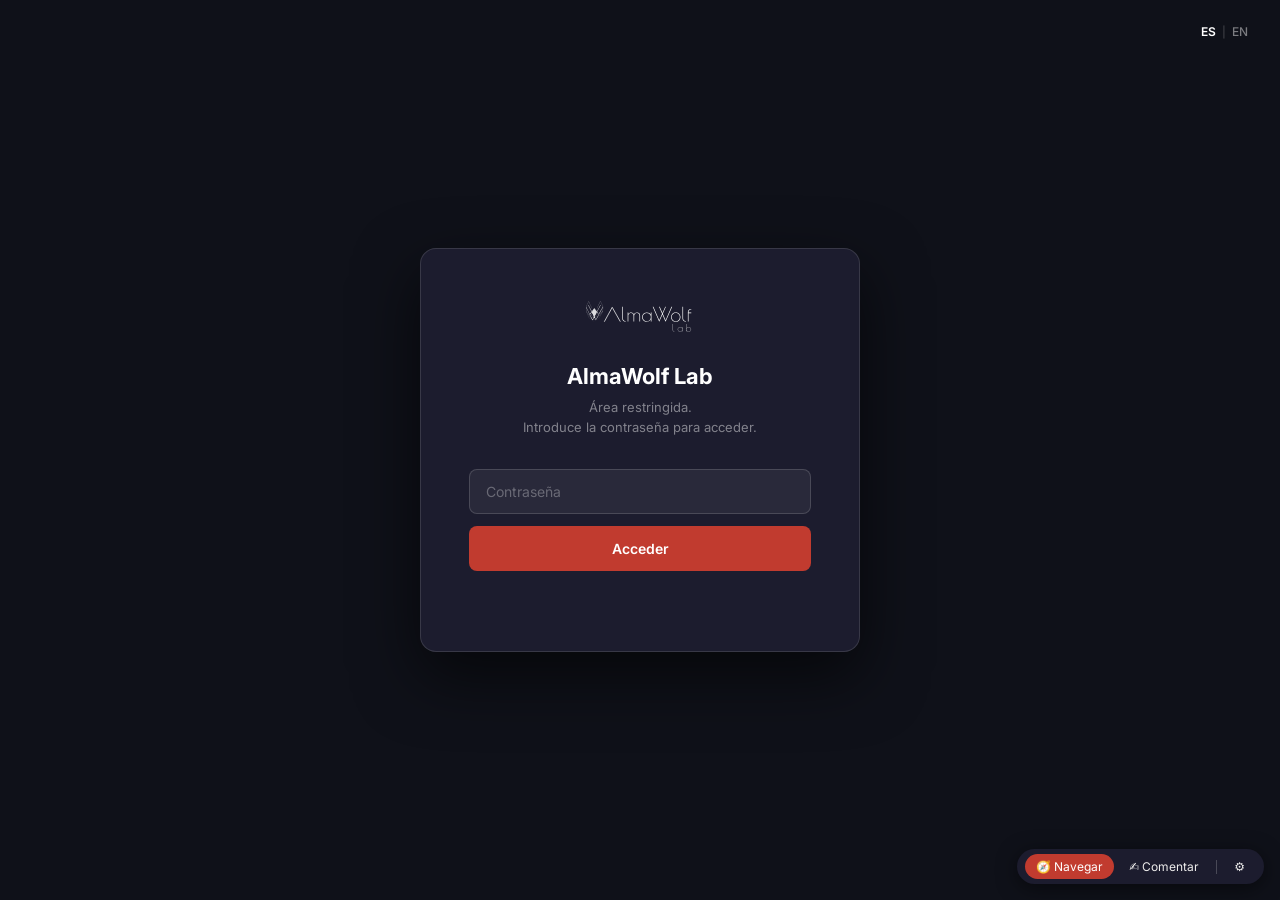
<file: index.html>
<!DOCTYPE html>
<html lang="es">
<head>
<meta charset="UTF-8">
<meta http-equiv="refresh" content="0;url=v1/">
<meta name="robots" content="noindex, nofollow">
<title>AlmaWolf Lab</title>
</head>
<body>
<script>window.location.replace('v1/');</script>
</body>
</html>
</file>
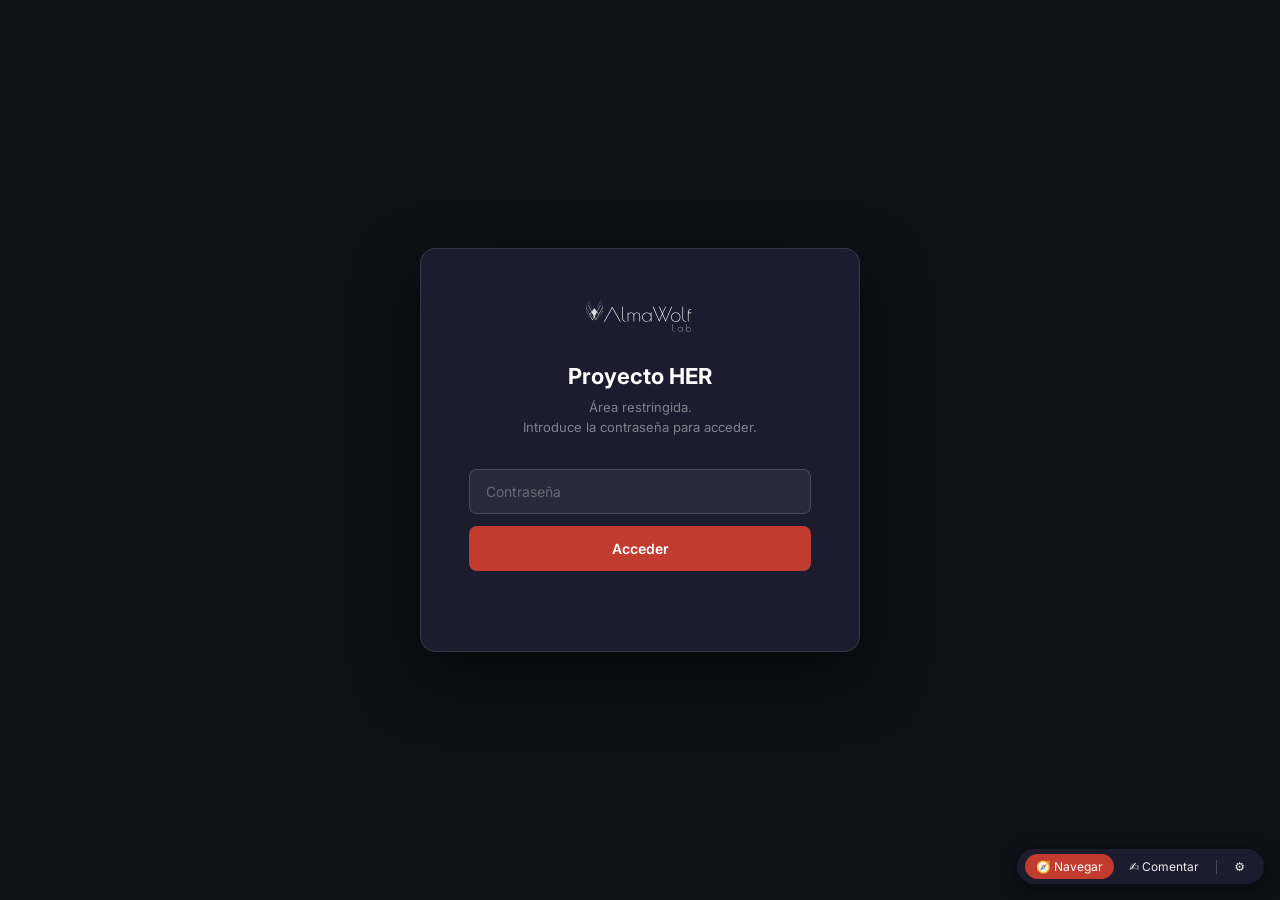
<file: her/index.html>
<!DOCTYPE html>
<html lang="es">
<head>
<meta charset="UTF-8">
<meta name="viewport" content="width=device-width, initial-scale=1.0">
<meta name="robots" content="noindex, nofollow">
<title>Proyecto HER — AlmaWolf Lab</title>
<link rel="preconnect" href="https://fonts.googleapis.com">
<link rel="preconnect" href="https://fonts.gstatic.com" crossorigin>
<link href="https://fonts.googleapis.com/css2?family=Inter:wght@300;400;500;600;700;800&display=swap" rel="stylesheet">
<style>
*{margin:0;padding:0;box-sizing:border-box}
html{scroll-behavior:smooth}
:root{
  --red:#C13B2F;
  --navy:#1C1C2E;
  --bg:#EDECEB;
  --white:#FFFFFF;
  --gray:#6B7280;
  --dark:#0F1119;
  --border:#D5D4D2;
  --f:'Inter',system-ui,sans-serif;
}
body{font-family:var(--f);color:var(--navy);background:var(--white)}

/* ── GATE ── */
#gate{
  position:fixed;inset:0;background:var(--dark);
  display:flex;align-items:center;justify-content:center;z-index:1000;
}
.gate-box{
  background:var(--navy);border-radius:16px;padding:52px 48px;
  width:min(440px,90vw);border:1px solid rgba(255,255,255,.12);
  box-shadow:0 24px 64px rgba(0,0,0,.6);text-align:center;
}
.gate-logo{margin-bottom:28px;display:flex;align-items:center;justify-content:center}
.gate-title{font-size:22px;font-weight:700;color:#fff;margin-bottom:8px}
.gate-sub{font-size:13px;color:rgba(255,255,255,.45);margin-bottom:32px;line-height:1.55}
.gate-input{
  width:100%;background:rgba(255,255,255,.06);border:1px solid rgba(255,255,255,.15);
  color:#fff;border-radius:8px;padding:13px 16px;font-family:var(--f);
  font-size:14px;margin-bottom:12px;display:block;
}
.gate-input::placeholder{color:rgba(255,255,255,.3)}
.gate-input:focus{outline:none;border-color:var(--red)}
.gate-btn{
  width:100%;background:var(--red);color:#fff;border:none;
  border-radius:8px;padding:14px;font-size:14px;font-weight:600;
  cursor:pointer;font-family:var(--f);transition:filter .15s;
}
.gate-btn:hover{filter:brightness(1.1)}
.gate-err{font-size:12px;color:#F87171;margin-top:10px;min-height:18px}

/* ── PROJECT HEADER ── */
.proj-header{
  position:sticky;top:0;z-index:100;
  background:rgba(255,255,255,.92);backdrop-filter:blur(10px);
  -webkit-backdrop-filter:blur(10px);
  border-bottom:1px solid var(--border);
  padding:0 60px;height:60px;
  display:flex;align-items:center;justify-content:space-between;
}
.back-link{
  display:flex;align-items:center;gap:8px;
  font-size:12px;color:var(--gray);text-decoration:none;
  font-weight:500;transition:color .15s;letter-spacing:.01em;
}
.back-link:hover{color:var(--navy)}
.back-link::before{content:'←';font-size:14px}
.proj-header-title{
  font-size:12px;letter-spacing:.12em;text-transform:uppercase;
  font-weight:600;color:var(--navy);
}
.proj-header-logo{display:flex;align-items:center}

/* ── SECTIONS BASE ── */
section{position:relative;overflow:hidden}
.bg-l{background:var(--bg)}
.bg-w{background:var(--white)}
.bg-d{background:var(--dark)}

/* ── SECTION LABEL ── */
.sec-lbl{
  display:flex;align-items:center;gap:9px;
  font-size:10.5px;font-weight:600;letter-spacing:.18em;
  text-transform:uppercase;color:var(--red);margin-bottom:44px;
}
.sec-lbl .d{width:9px;height:9px;background:var(--red);transform:rotate(45deg);flex-shrink:0}
.sec-lbl.plain{color:var(--gray);font-weight:500}
.sec-lbl.plain .d{background:var(--gray)}

/* ── PORTADA / HERO ── */
#s-portada{
  height:100vh;min-height:640px;background:var(--white);
  display:flex;flex-direction:column;justify-content:flex-end;
  padding:0 0 90px 80px;
}
.port-bg{position:absolute;inset:0;pointer-events:none;overflow:hidden}
.port-red{
  position:absolute;top:0;right:0;width:46%;height:56%;
  background:var(--red);clip-path:polygon(100% 0,0 0,100% 100%);
}
.port-gray{
  position:absolute;top:0;right:0;width:58%;height:66%;
  background:#C8C7C5;opacity:.35;clip-path:polygon(100% 0,0 0,100% 100%);
}
.port-content{position:relative;z-index:1}
.wave{display:flex;align-items:center;gap:2.5px;height:38px;margin-bottom:18px}
.wave span{display:block;width:3px;border-radius:2px;background:var(--red)}
.port-title{font-size:clamp(48px,6.5vw,88px);font-weight:300;color:var(--navy);line-height:1.05;margin-bottom:12px}
.port-sub{font-size:clamp(22px,2.4vw,32px);font-weight:300;color:var(--gray);margin-bottom:24px}

/* ── ÍNDICE ── */
#s-indice{padding:80px;min-height:60vh;display:flex;flex-direction:column;justify-content:center}
.idx-grid{display:grid;grid-template-columns:1fr 1fr;gap:0 100px;margin-top:36px;max-width:800px}
.idx-row{
  display:flex;gap:18px;align-items:baseline;
  padding:11px 0;border-bottom:1px solid var(--border);
  font-size:clamp(13px,1.35vw,17px);color:var(--navy);
  text-decoration:none;transition:color .15s;
}
.idx-row:hover{color:var(--red)}
.idx-n{color:var(--red);font-size:clamp(12px,1.2vw,15px);font-weight:500;min-width:26px}
.idx-d2{font-size:clamp(28px,3.5vw,52px);font-weight:400;line-height:1.2;color:var(--navy);margin-top:20px}

/* ── OBJETIVO ── */
#s-objetivo{padding:100px 80px;min-height:80vh;display:flex;flex-direction:column;justify-content:center}
.big{font-size:clamp(32px,4.4vw,68px);font-weight:300;line-height:1.1;max-width:55%}
.big .accent{color:var(--red)}
.body-p{font-size:clamp(13px,1.15vw,15.5px);line-height:1.65;color:var(--gray)}

/* ── PROBLEMA ── */
#s-problema{padding:72px 56px;min-height:90vh;display:flex;align-items:stretch}
.s4l{width:36%;display:flex;flex-direction:column;justify-content:center;padding-right:36px;padding-top:12px}
.s4r{flex:1;display:flex;flex-direction:column;justify-content:center;gap:7px}
.prob-title{font-size:clamp(22px,2.8vw,40px);font-weight:400;line-height:1.15;color:var(--navy);margin-bottom:10px}
.prob-sub{font-size:clamp(13px,1.15vw,15px);color:var(--gray);line-height:1.6;margin-bottom:20px}
.dl{list-style:none;display:flex;flex-direction:column;gap:9px}
.dl li{display:flex;align-items:flex-start;gap:9px;font-size:12.5px;color:var(--navy);line-height:1.45}
.dl li::before{content:'';display:block;width:7px;height:7px;min-width:7px;background:var(--red);transform:rotate(45deg);margin-top:4px}
.prow{
  display:grid;grid-template-columns:1fr 28px 1fr;
  align-items:center;background:var(--white);
  border-radius:7px;border:1px solid var(--border);overflow:hidden;
}
.prow .pp{padding:8px 16px;font-size:13px;color:var(--navy)}
.prow .pp-col{display:flex;flex-direction:column}
.prow .pp-col .pp{padding-bottom:2px}
.prow .pp-desc{padding:0 16px 8px;font-size:10px;color:#6B7280;line-height:1.3}
.prow .pa{color:var(--red);font-size:14px;text-align:center}
.prow .ps{padding:8px 16px}
.prow .ps-lbl{font-size:8.5px;letter-spacing:.16em;text-transform:uppercase;color:var(--red);font-weight:700;margin-bottom:1px}
.prow .ps-txt{font-size:13px;color:var(--navy);font-weight:500}
.prow .ps-desc{font-size:10px;color:#6B7280;margin-top:3px;line-height:1.3}

/* ── ARQUITECTURA ── */
#s-arquitectura{padding:60px 72px;min-height:80vh;display:flex;flex-direction:column;justify-content:center}
.arch-h{font-size:clamp(20px,2.6vw,36px);font-weight:700;color:var(--navy);margin-bottom:8px}
.arch-sub{font-size:13px;color:var(--gray);max-width:680px;line-height:1.5;margin-bottom:40px}
.arch-wrap{display:flex;align-items:center;justify-content:center;gap:0;padding:8px 0 20px;flex-wrap:wrap;gap:8px 0}
.a-actor{display:flex;flex-direction:column;align-items:center;gap:6px}
.a-icon{font-size:24px}
.a-lbl{font-size:10px;color:var(--gray);font-weight:500;letter-spacing:.06em;text-transform:uppercase}
.a-box{
  background:var(--dark);color:#fff;border-radius:8px;
  padding:18px 20px;display:flex;flex-direction:column;align-items:center;gap:6px;min-width:120px;
}
.a-box .a-ico{font-size:18px}
.a-box .a-ttl{font-size:9px;letter-spacing:.14em;text-transform:uppercase;font-weight:700;text-align:center;line-height:1.3}
.a-db{display:flex;flex-direction:column;align-items:center;gap:6px}
.a-db-lbl{font-size:10px;color:var(--gray);letter-spacing:.06em;text-transform:uppercase}
.a-arr{display:flex;flex-direction:column;align-items:center;padding:0 14px;gap:3px}
.a-arr-ln{width:52px;height:1.5px;background:var(--navy);position:relative}
.a-arr-ln::after{content:'▶';position:absolute;right:-8px;top:-6.5px;font-size:9px;color:var(--navy)}
.a-arr-ln.r{background:var(--red)}
.a-arr-ln.r::after{color:var(--red)}
.a-arr-lbl{font-size:10px;color:var(--gray);white-space:nowrap}
.a-arr-lbl.r{color:var(--red)}
.arch-legend{display:flex;justify-content:center;gap:48px;padding-top:12px}
.al-item{display:flex;align-items:center;gap:6px;font-size:10.5px;color:var(--gray);font-style:italic}
.al-d{width:8px;height:8px;transform:rotate(45deg);flex-shrink:0}
.al-d.dk{background:var(--dark)}
.al-d.rd{background:var(--red)}

/* ── FASES (transcripciones) ── */
#s-fase1,#s-fase2{padding:72px 56px;min-height:80vh;display:flex;align-items:stretch}
.fase-l{width:40%;display:flex;flex-direction:column;justify-content:center;padding-right:44px}
.fase-r{flex:1;display:flex;flex-direction:column;justify-content:center}
.fase-title{font-size:clamp(22px,2.8vw,40px);font-weight:400;line-height:1.15;color:var(--navy);margin-bottom:16px}
.q-sup{font-size:9px;letter-spacing:.18em;text-transform:uppercase;color:var(--red);font-weight:700;margin-bottom:14px}
.tr-line{display:flex;gap:10px;margin-bottom:5px;align-items:baseline}
.tr-who{font-size:8px;font-weight:700;text-transform:uppercase;letter-spacing:.1em;min-width:58px;flex-shrink:0;padding-top:2px}
.tr-who.ag{color:var(--red)}.tr-who.us{color:var(--gray)}
.tr-text{font-size:11.5px;color:var(--navy);line-height:1.45;font-style:italic}
.audio-note{
  display:flex;align-items:center;gap:10px;margin-bottom:14px;
  background:var(--white);border-radius:6px;padding:10px 14px;
  border:1px solid var(--border);font-size:12px;color:var(--gray);
}

/* ── ESTADÍSTICAS ── */
#s-experimento,#s-piloto{padding:48px 60px;min-height:90vh;display:flex;flex-direction:column;justify-content:center}
.exp-lbl{font-size:9.5px;letter-spacing:.22em;text-transform:uppercase;color:var(--gray)}
.exp-h{font-size:clamp(22px,3vw,42px);font-weight:700;color:var(--navy);margin-top:4px;margin-bottom:20px}
.stat-banner{
  background:var(--dark);border-radius:10px;
  padding:24px 36px;margin-bottom:16px;
  display:grid;grid-template-columns:1fr 1fr 1fr;gap:20px;
}
.stat-n{font-size:clamp(36px,4.8vw,68px);font-weight:800;line-height:1;color:var(--red)}
.stat-n.mono{font-variant-numeric:tabular-nums}
.sb-sub{font-size:11.5px;color:rgba(255,255,255,.65);margin-top:5px;line-height:1.45}
.sb-sub strong{color:#fff}
.rg{display:grid;grid-template-columns:1fr 1fr 1fr;gap:10px}
.rc{background:var(--white);border-radius:8px;border:1px solid var(--border);padding:14px 18px}
.rc-h{display:flex;align-items:center;gap:7px;margin-bottom:6px}
.rc-ck{width:17px;height:17px;background:var(--red);border-radius:50%;display:flex;align-items:center;justify-content:center;color:#fff;font-size:9px;flex-shrink:0}
.rc-t{font-size:12px;color:var(--navy);line-height:1.3}
.rc-t .arr{color:var(--red);font-weight:600}
.rc-b{font-size:11px;color:var(--gray);line-height:1.5}
.rc-b strong{color:var(--navy)}

/* ── CORREGIDO ── */
#s-corregido{padding:64px 60px;min-height:80vh;display:flex;flex-direction:column;justify-content:center}
.corr-h{font-size:clamp(22px,2.8vw,38px);font-weight:400;line-height:1.2;color:var(--navy);margin-bottom:28px}
.cg{display:grid;grid-template-columns:1fr 1fr;gap:10px}
.cpair{display:grid;grid-template-columns:1fr 1fr;border-radius:8px;overflow:hidden;border:1px solid var(--border)}
.cpair.solo{grid-column:1 / -1;width:50%}
.cb,.ca{background:var(--white);padding:14px 16px}
.ca{border-left:1px solid var(--border)}
.clbl{font-size:8.5px;letter-spacing:.15em;text-transform:uppercase;font-weight:700;color:var(--gray);margin-bottom:5px}
.clbl.a{color:var(--red)}
.ctxt{font-size:12px;color:var(--navy);line-height:1.45}
.ctxt strong{font-weight:600}

/* ── RIESGOS ── */
#s-riesgos{padding:64px 60px;min-height:80vh;display:flex;flex-direction:column;justify-content:center}
.rh{font-size:clamp(22px,2.8vw,38px);font-weight:400;color:var(--navy);margin-bottom:28px;text-align:center}
.risg{display:grid;grid-template-columns:1fr 1fr;gap:10px}
.rpair{display:grid;grid-template-columns:1fr 1fr;border-radius:8px;overflow:hidden;border:1px solid var(--border)}
.rc2,.rm{background:var(--white);padding:14px 16px}
.rm{border-left:1px solid var(--border)}
.rlbl{font-size:8.5px;letter-spacing:.15em;text-transform:uppercase;font-weight:700;color:var(--red);margin-bottom:5px}
.rlbl.m{color:var(--gray)}
.rtxt{font-size:13px;color:var(--navy);line-height:1.4}

/* ── APRENDIZAJES ── */
#s-aprendizajes{padding:100px 80px;min-height:70vh;display:flex;flex-direction:column;justify-content:center}
.pend-lbl{font-size:9px;letter-spacing:.18em;text-transform:uppercase;color:var(--gray);margin-bottom:20px}
.pend-h{font-size:clamp(28px,3.5vw,50px);font-weight:300;line-height:1.2;color:var(--navy);margin-bottom:24px}
.pend-body{font-size:clamp(13px,1.15vw,15.5px);color:var(--gray);line-height:1.65;max-width:560px;margin-bottom:28px}

/* ── SIGUIENTES FASES ── */
#s-siguientes{padding:64px 60px;min-height:70vh;display:flex;flex-direction:column;justify-content:center}
.ng{display:grid;grid-template-columns:1fr 1fr 1fr;gap:14px;margin-top:28px}
.nc{background:var(--white);border-radius:10px;border:1px solid var(--border);padding:26px 22px;display:flex;flex-direction:column}
.nc-d{width:22px;height:22px;background:var(--red);transform:rotate(45deg);margin-bottom:18px}
.nc-n{font-size:10px;letter-spacing:.16em;text-transform:uppercase;color:var(--red);font-weight:600;margin-bottom:5px}
.nc-t{font-size:19px;color:var(--navy);font-weight:400;margin-bottom:10px}
.nc-desc{font-size:13px;color:var(--gray);line-height:1.55;margin-top:auto}

/* ── EQUIPO ── */
#s-equipo{padding:100px 80px;min-height:70vh;display:flex;flex-direction:column;justify-content:center}
.equipo-h{font-size:clamp(28px,3.5vw,50px);font-weight:300;color:var(--navy);margin-bottom:32px}
.equipo-cards{display:flex;gap:24px;align-items:flex-start;flex-wrap:wrap}
.team-card{
  background:var(--white);border:1px solid var(--border);border-radius:12px;
  padding:24px 20px;width:188px;text-align:center;
}
.team-photo{width:96px;height:96px;border-radius:50%;object-fit:cover;object-position:center top;display:block;margin:0 auto 14px}
.team-photo-ph{width:96px;height:96px;border-radius:50%;background:var(--border);display:block;margin:0 auto 14px}
.team-name{font-size:14px;font-weight:600;color:var(--navy)}
.team-role{font-size:8px;letter-spacing:.15em;text-transform:uppercase;color:var(--red);font-weight:700;margin-top:5px}
.team-role.gray{color:var(--gray)}

/* ── QR ── */
#s-qr{
  background:var(--white);padding:80px 56px;
  display:flex;flex-direction:column;align-items:center;position:relative;
}
.qr-bg{position:absolute;bottom:0;left:0;pointer-events:none}
.qr-h{font-size:clamp(20px,2.6vw,34px);font-weight:600;color:var(--navy);margin-bottom:8px}
.qr-sub{font-size:clamp(13px,1.2vw,16px);color:var(--gray);margin-bottom:32px}
.qr-sub span{color:var(--red);font-weight:500}
.qr-cards{display:flex;gap:20px;flex-wrap:wrap;justify-content:center}
.qr-card{
  background:var(--white);border:1px solid var(--border);border-radius:12px;
  padding:18px;width:175px;text-align:center;
}
.qr-img{width:130px;height:130px;margin:0 auto 12px;background:#f4f4f4;border-radius:4px;overflow:hidden}
.qr-img img{width:100%;height:100%;object-fit:contain;border-radius:4px}
.qr-name{font-size:15px;font-weight:600;color:var(--navy)}
.qr-role{font-size:8.5px;letter-spacing:.15em;text-transform:uppercase;color:var(--gray);margin-top:4px}
.qr-link{display:inline-block;margin-top:10px;font-size:11px;color:var(--red);text-decoration:none;font-weight:500}
.qr-link:hover{text-decoration:underline}

/* ── CIERRE ── */
#s-cierre{
  background:var(--white);padding:0 0 88px 80px;
  display:flex;flex-direction:column;justify-content:flex-end;
  min-height:70vh;position:relative;overflow:hidden;
}
.cierre-bg{position:absolute;inset:0;pointer-events:none;overflow:hidden}
.cierre-red{
  position:absolute;top:0;left:0;width:36%;height:44%;
  background:var(--red);clip-path:polygon(0 0,100% 0,0 100%);
}
.cierre-gray{
  position:absolute;top:0;left:0;width:44%;height:52%;
  background:#C8C7C5;opacity:.45;clip-path:polygon(0 0,100% 0,0 100%);
}
.cierre-content{position:relative;z-index:1}
.cierre-title{font-size:clamp(40px,5.5vw,72px);font-weight:300;color:var(--navy);line-height:1.07;margin-bottom:12px}
.cierre-sub{font-size:clamp(18px,2vw,26px);font-weight:300;color:var(--gray);margin-bottom:24px}
</style>
</head>
<body>

<!-- ── GATE ── -->
<div id="gate">
  <div class="gate-box">
    <div class="gate-logo">
      <img src="../Logo-AlmawolfLab.svg" alt="AlmaWolf Lab" height="34" style="display:block;filter:brightness(0) invert(1)">
    </div>
    <div class="gate-title">Proyecto HER</div>
    <div class="gate-sub">Área restringida.<br>Introduce la contraseña para acceder.</div>
    <input class="gate-input" id="pwd" type="password" placeholder="Contraseña" autocomplete="current-password">
    <button class="gate-btn" id="btn-enter">Acceder</button>
    <div class="gate-err" id="pwd-err"></div>
  </div>
</div>

<!-- ── CONTENT ── -->
<div id="content" style="display:none">

  <!-- HEADER DE PROYECTO -->
  <header class="proj-header">
    <a href="../index.html" class="back-link">AlmaWolf Lab</a>
    <div class="proj-header-title">Proyecto HER · V5</div>
    <div class="proj-header-logo">
      <img src="../Logo-AlmawolfLab.svg" alt="AlmaWolf Lab" height="32" style="display:block">
    </div>
  </header>

  <!-- ── S1 PORTADA ── -->
  <section id="s-portada">
    <div class="port-bg">
      <div class="port-gray"></div>
      <div class="port-red"></div>
    </div>
    <div class="port-content">
      <div class="wave">
        <span style="height:14px"></span><span style="height:22px"></span><span style="height:30px"></span>
        <span style="height:20px"></span><span style="height:34px"></span><span style="height:26px"></span>
        <span style="height:38px"></span><span style="height:22px"></span><span style="height:32px"></span>
        <span style="height:16px"></span><span style="height:28px"></span><span style="height:20px"></span>
        <span style="height:24px"></span><span style="height:14px"></span><span style="height:18px"></span>
      </div>
      <div class="port-title">Proyecto Her</div>
      <div class="port-sub">Realidad percibida accionable</div>
      <svg width="110" height="22" viewBox="0 0 110 22" fill="none">
        <polygon points="0,11 8,0 16,11 8,22" fill="#C13B2F" opacity=".9"/>
        <polygon points="8,5 14,11 8,17" fill="#7a1f16"/>
        <text x="22" y="15.5" font-family="Inter,sans-serif" font-size="13" font-weight="400" fill="#1C1C2E" letter-spacing="0.5">AlmaWolf</text>
      </svg>
    </div>
  </section>

  <!-- ── S2 ÍNDICE ── -->
  <section id="s-indice" class="bg-l">
    <div class="sec-lbl"><span class="d"></span>Índice</div>
    <div class="idx-d2">Lo que vamos a ver.</div>
    <div class="idx-grid" style="margin-top:36px">
      <div>
        <a href="#s-objetivo" class="idx-row"><span class="idx-n">01</span><span>El objetivo</span></a>
        <a href="#s-problema" class="idx-row"><span class="idx-n">02</span><span>Problemas y soluciones</span></a>
        <a href="#s-arquitectura" class="idx-row"><span class="idx-n">03</span><span>Arquitectura</span></a>
        <a href="#s-fase1" class="idx-row"><span class="idx-n">04</span><span>Agente de check-in</span></a>
        <a href="#s-fase2" class="idx-row"><span class="idx-n">05</span><span>Agente de consulta</span></a>
        <a href="#s-experimento" class="idx-row"><span class="idx-n">06</span><span>Resultados del experimento</span></a>
        <a href="#s-piloto" class="idx-row"><span class="idx-n">07</span><span>Resultados del piloto</span></a>
      </div>
      <div>
        <a href="#s-corregido" class="idx-row"><span class="idx-n">08</span><span>Lo que hemos corregido</span></a>
        <a href="#s-riesgos" class="idx-row"><span class="idx-n">09</span><span>Riesgos y mitigaciones</span></a>
        <a href="#s-aprendizajes" class="idx-row"><span class="idx-n">10</span><span>Aprendizajes</span></a>
        <a href="#s-siguientes" class="idx-row"><span class="idx-n">11</span><span>Siguientes fases</span></a>
        <a href="#s-equipo" class="idx-row"><span class="idx-n">12</span><span>Equipo</span></a>
        <a href="#s-qr" class="idx-row"><span class="idx-n">13</span><span>Prueba los agentes</span></a>
      </div>
    </div>
  </section>

  <!-- ── S3 OBJETIVO ── -->
  <section id="s-objetivo" class="bg-l">
    <div class="sec-lbl"><span class="d"></span>El objetivo</div>
    <div class="big">
      <span class="accent">Visibilizar y compartir</span><br>
      el conocimiento de negocio<br>de cada individuo<br>de la organización.
    </div>
    <p class="body-p" style="max-width:380px;margin-top:24px">
      Un experimento para convertir ese conocimiento en inteligencia colectiva — de modo replicable y bajo cumplimiento normativo.
    </p>
  </section>

  <!-- ── S4 EL PROBLEMA ── -->
  <section id="s-problema" class="bg-l">
    <div class="s4l">
      <div class="sec-lbl"><span class="d"></span>El problema</div>
      <div class="prob-title">El conocimiento se evapora cada día.</div>
      <p class="prob-sub">Muere en reuniones, llamadas y correos…</p>
      <ul class="dl">
        <li>El manager no ve qué hizo su equipo sin preguntar.</li>
        <li>El CEO no tiene visión de grupo sin una reunión.</li>
        <li>Hay experiencias que no tienen dónde registrarse y no dejan rastro.</li>
      </ul>
    </div>
    <div class="s4r">
      <div class="prow"><div class="pp-col"><div class="pp">Relatividad</div><div class="pp-desc">Cada persona asigna una importancia a cada tema de modo subjetivo</div></div><div class="pa">→</div><div class="ps"><div class="ps-lbl">Solución</div><div class="ps-txt">Priorización</div><div class="ps-desc">El agente pondera cada tema por importancia real, no por quién más habla</div></div></div>
      <div class="prow"><div class="pp-col"><div class="pp">Intermitente</div><div class="pp-desc">La disponibilidad y el ánimo del interlocutor varían según el momento</div></div><div class="pa">→</div><div class="ps"><div class="ps-lbl">Solución</div><div class="ps-txt">Determinismo</div><div class="ps-desc">Misma calidad de respuesta siempre, sin variación por estado de ánimo</div></div></div>
      <div class="prow"><div class="pp-col"><div class="pp">Idiomas</div><div class="pp-desc">Las barreras lingüísticas limitan la profundidad de la conversación</div></div><div class="pa">→</div><div class="ps"><div class="ps-lbl">Solución</div><div class="ps-txt">Multiidioma nativo</div><div class="ps-desc">Conversa en el idioma de cada persona sin perder matices</div></div></div>
      <div class="prow"><div class="pp-col"><div class="pp">Husos horarios</div><div class="pp-desc">La diferencia horaria impide la sincronía entre equipos distribuidos</div></div><div class="pa">→</div><div class="ps"><div class="ps-lbl">Solución</div><div class="ps-txt">Asincronía</div><div class="ps-desc">Disponible en cualquier momento, sin necesidad de coincidir en horario</div></div></div>
      <div class="prow"><div class="pp-col"><div class="pp">Cultura</div><div class="pp-desc">Los códigos culturales distintos generan malentendidos y fricción</div></div><div class="pa">→</div><div class="ps"><div class="ps-lbl">Solución</div><div class="ps-txt">Tropicalización</div><div class="ps-desc">Adapta el tono y las referencias al contexto cultural de cada persona</div></div></div>
      <div class="prow"><div class="pp-col"><div class="pp">Pérdida de conocimiento</div><div class="pp-desc">El conocimiento tácito no queda registrado cuando las personas se van</div></div><div class="pa">→</div><div class="ps"><div class="ps-lbl">Solución</div><div class="ps-txt">Transferencia estructurada</div><div class="ps-desc">Convierte el conocimiento conversacional en datos estructurados y reutilizables</div></div></div>
    </div>
  </section>

  <!-- ── S5 ARQUITECTURA ── -->
  <section id="s-arquitectura" class="bg-l">
    <div class="sec-lbl plain"><span class="d"></span>Arquitectura</div>
    <div class="arch-h">Dos tipos de agentes, una misma base de conocimiento.</div>
    <div class="arch-sub">Los agentes de check-in capturan lo que el equipo sabe; los de consulta responden a partir de ahí, sobre esa misma base compartida.</div>
    <div class="arch-wrap">
      <div class="a-actor">
        <div class="a-icon">👤</div>
        <div class="a-lbl">User</div>
      </div>
      <div class="a-arr" style="flex-direction:column-reverse">
        <div class="a-arr-lbl">Reports</div>
        <div class="a-arr-ln"></div>
      </div>
      <div class="a-box">
        <div class="a-ico">💬</div>
        <div class="a-ttl">Check-in<br>Agent</div>
      </div>
      <div style="display:flex;flex-direction:column;align-items:center;padding:0 14px;gap:3px">
        <div class="a-arr-lbl">Summary</div>
        <div style="width:52px;border-top:1.5px dashed var(--gray)"></div>
      </div>
      <div class="a-arr">
        <div class="a-arr-lbl">Writes</div>
        <div class="a-arr-ln"></div>
      </div>
      <div class="a-db">
        <div class="a-db-lbl">RAG</div>
        <svg width="52" height="44" viewBox="0 0 52 44">
          <ellipse cx="26" cy="9" rx="22" ry="7" fill="#1C1C2E" opacity=".15" stroke="#1C1C2E" stroke-width="1.5"/>
          <rect x="4" y="9" width="44" height="26" fill="#1C1C2E" opacity=".08"/>
          <ellipse cx="26" cy="35" rx="22" ry="7" fill="none" stroke="#1C1C2E" stroke-width="1.5"/>
          <line x1="4" y1="9" x2="4" y2="35" stroke="#1C1C2E" stroke-width="1.5"/>
          <line x1="48" y1="9" x2="48" y2="35" stroke="#1C1C2E" stroke-width="1.5"/>
          <ellipse cx="26" cy="9" rx="22" ry="7" fill="none" stroke="#1C1C2E" stroke-width="1.5"/>
        </svg>
        <div class="a-db-lbl">Knowledge base</div>
      </div>
      <div class="a-arr">
        <div class="a-arr-lbl r">Reads</div>
        <div class="a-arr-ln r"></div>
      </div>
      <div class="a-box">
        <div class="a-ico">🔍</div>
        <div class="a-ttl">Query<br>Agent</div>
      </div>
      <div style="display:flex;flex-direction:column;align-items:center;padding:0 14px;gap:3px">
        <div class="a-arr-lbl" style="color:var(--red)">Answer</div>
        <div style="width:52px;border-top:1.5px dashed var(--red)"></div>
        <div class="a-arr-lbl">Asks</div>
      </div>
      <div class="a-actor">
        <div class="a-icon">👤</div>
        <div class="a-lbl">Manager</div>
      </div>
    </div>
    <div class="arch-legend">
      <div class="al-item"><div class="al-d dk"></div><span>Check-in · capturar y guardar</span></div>
      <div class="al-item"><div class="al-d rd"></div><span>Consulta · recuperar y responder</span></div>
    </div>
  </section>

  <!-- ── S6 FASE 1 — CHECK-IN ── -->
  <section id="s-fase1" class="bg-l">
    <div class="fase-l">
      <div class="sec-lbl"><span class="d"></span>Fase 1</div>
      <div class="fase-title">Una persona, un agente dedicado.</div>
      <p class="body-p" style="margin-top:0">Cada persona de la organización tiene su propio agente. Cada día mantiene con ella una conversación breve — en su idioma, a su ritmo — y recoge lo que está viviendo en el trabajo.</p>
    </div>
    <div class="fase-r">
      <div class="q-sup">Transcripción real · Piloto agosto 2026</div>
      <div class="audio-note">🎵 <span>Audio · Agente María con Eliana · 26 ago 2026</span></div>
      <div style="display:flex;flex-direction:column;gap:3px">
        <div class="tr-line"><span class="tr-who ag">Agente</span><span class="tr-text">Hola, [nombre]. Soy María, tu asistente de check-in. ¿Te parece bien si comenzamos?</span></div>
        <div class="tr-line"><span class="tr-who us">Empleada</span><span class="tr-text">Sí.</span></div>
        <div class="tr-line"><span class="tr-who ag">Agente</span><span class="tr-text">¿Desde dónde trabajaste hoy y en qué horario?</span></div>
        <div class="tr-line"><span class="tr-who us">Empleada</span><span class="tr-text">Remoto, de cinco a once y media.</span></div>
        <div class="tr-line"><span class="tr-who ag">Agente</span><span class="tr-text">Entendido. ¿En qué estuviste trabajando hoy?</span></div>
        <div class="tr-line"><span class="tr-who us">Empleada</span><span class="tr-text">Mañana tenemos un deploy, así que estuve acabando unos tickets de última hora sobre la página de tokens y audiencias.</span></div>
        <div class="tr-line"><span class="tr-who ag">Agente</span><span class="tr-text">Claro. ¿Y qué tipo de tickets eran? ¿Alguno que te haya tomado más tiempo?</span></div>
        <div class="tr-line"><span class="tr-who us">Empleada</span><span class="tr-text">La página de tokens y el BSUID; todo funciona correctamente. Solo queda un ticket de audiencias que mañana resolvemos con [un compañero], que hoy no trabaja.</span></div>
        <div class="tr-line"><span class="tr-who ag">Agente</span><span class="tr-text">Perfecto. ¿Algo más en lo que hayas estado trabajando hoy?</span></div>
        <div class="tr-line"><span class="tr-who us">Empleada</span><span class="tr-text">Sí, terminé la documentación del deploy con el changelog, el resumen de la reunión de Max Prices, actualicé tickets de Jira y me reuní con [tres compañeros]. También hablé con [un compañero] de marketing.</span></div>
        <div class="tr-line"><span class="tr-who ag">Agente</span><span class="tr-text">Se nota que estuvo intenso. ¿Algo más que quieras reportar?</span></div>
        <div class="tr-line"><span class="tr-who us">Empleada</span><span class="tr-text">No.</span></div>
        <div class="tr-line"><span class="tr-who ag">Agente</span><span class="tr-text">Te cuento las novedades del grupo de ayer: se finaliza el DPA para un cliente dental. Se avanzó en la integración de Google Contact. Se priorizó una oferta de upgrades. El rediseño de Max Price incorpora selección de países. Se iniciará el roadmap la próxima semana.</span></div>
        <div class="tr-line"><span class="tr-who us">Empleada</span><span class="tr-text">Gracias.</span></div>
        <div class="tr-line"><span class="tr-who ag">Agente</span><span class="tr-text">Gracias. Que te vaya bien mañana.</span></div>
      </div>
    </div>
  </section>

  <!-- ── S7 FASE 2 — CONSULTA ── -->
  <section id="s-fase2" class="bg-l">
    <div class="fase-l">
      <div class="sec-lbl"><span class="d"></span>Fase 2 — Compartir</div>
      <div class="fase-title">El conocimiento se comparte.</div>
      <p class="body-p" style="margin-top:0">Cada manager tiene también su propio agente. Cuando lo necesita, pregunta en voz alta — en su idioma, desde donde esté — y recibe una respuesta breve construida con lo que el equipo contó.</p>
    </div>
    <div class="fase-r">
      <div class="q-sup">Transcripción real · Piloto septiembre 2026</div>
      <div class="audio-note">🎵 <span>Audio · Manager Eduardo · 4 sep 2026</span></div>
      <div style="margin-top:4px;display:flex;flex-direction:column;gap:5px">
        <div class="tr-line"><span class="tr-who ag">María</span><span class="tr-text">Hola, [Manager]. Soy María, tu asistente para consultar a tu equipo. ¿Qué te gustaría saber?</span></div>
        <div class="tr-line"><span class="tr-who us">Manager</span><span class="tr-text">¿Qué ha hecho [Empleada A] esta semana?</span></div>
        <div class="tr-line"><span class="tr-who ag">María</span><span class="tr-text">Esta semana ha estado bastante activa: trabajó en los catálogos de Meta, gestionó unas facturas y revisó tickets con [una compañera]. Tuvo una reunión sobre el VSDAY y los nuevos precios en Meta. El 31 de agosto estuvo en la oficina de 8:30 a 17:30.</span></div>
        <div class="tr-line"><span class="tr-who us">Manager</span><span class="tr-text">¿Hubo algún problema con el proyecto inbox for all?</span></div>
        <div class="tr-line"><span class="tr-who ag">María</span><span class="tr-text">Sí, ha habido algunos. El 22 de julio, [Compañera 1] reportó errores al enviar mensajes con el inbox. El 13 de julio, [Empleada A] lo dejó pendiente de una validación. Y el 27 de agosto, [Compañera 2] encontró un error al instalar la nueva versión para un cliente, que se resolvió borrando la caché.</span></div>
        <div class="tr-line"><span class="tr-who us">Manager</span><span class="tr-text">No, está bien.</span></div>
        <div class="tr-line"><span class="tr-who ag">María</span><span class="tr-text">Perfecto. Si necesitas algo más, aquí ando.</span></div>
      </div>
    </div>
  </section>

  <!-- ── S8 EXPERIMENTO JUNIO ── -->
  <section id="s-experimento" class="bg-l">
    <div class="sec-lbl plain"><span class="d"></span>Experimento &nbsp;·&nbsp; Junio 2026</div>
    <div class="exp-h">De dónde partimos — experimento de junio.</div>
    <div class="stat-banner">
      <div><div class="stat-n">100%</div><div class="sb-sub"><strong>trampas rechazadas</strong> — siempre cita la fuente</div></div>
      <div><div class="stat-n">95%</div><div class="sb-sub"><strong>consultas correctas</strong> — en lenguaje natural</div></div>
      <div><div class="stat-n mono">3,1 min</div><div class="sb-sub"><strong>de media por check-in</strong> — 131 en junio</div></div>
    </div>
    <div class="rg">
      <div class="rc"><div class="rc-h"><div class="rc-ck">✓</div><div class="rc-t">Relatividad <span class="arr">→</span> Priorización</div></div><div class="rc-b">Recupera solo lo relevante y lo sintetiza — <strong>reconstruyó una decisión repartida en 3 fechas</strong>.</div></div>
      <div class="rc"><div class="rc-h"><div class="rc-ck">✓</div><div class="rc-t">Intermitente <span class="arr">→</span> Determinismo</div></div><div class="rc-b">Respuestas consistentes y trazables — <strong>5 de 5 intentos de invención rechazados</strong>.</div></div>
      <div class="rc"><div class="rc-h"><div class="rc-ck">✓</div><div class="rc-t">Idiomas <span class="arr">→</span> Multiidioma nativo</div></div><div class="rc-b">Check-ins en español e inglés — <strong>voces nativas, no traducción</strong>.</div></div>
      <div class="rc"><div class="rc-h"><div class="rc-ck">✓</div><div class="rc-t">Agendas <span class="arr">→</span> Asincronía</div></div><div class="rc-b"><strong>131 check-ins asíncronos</strong> sin gastar tiempo en reuniones.</div></div>
      <div class="rc"><div class="rc-h"><div class="rc-ck">✓</div><div class="rc-t">Cultura <span class="arr">→</span> Tropicalización</div></div><div class="rc-b">Voz y modismos nativos por región — <strong>argentino, español y más variedades</strong>, adaptado a su contexto cultural.</div></div>
      <div class="rc"><div class="rc-h"><div class="rc-ck">✓</div><div class="rc-t">Pérdida <span class="arr">→</span> Transferencia estructurada</div></div><div class="rc-b">Convierte en <strong>registros estructurados y trazables</strong> el conocimiento que se perdería, atribuido por persona, empresa y fecha.</div></div>
    </div>
  </section>

  <!-- ── S9 PILOTO AGOSTO ── -->
  <section id="s-piloto" class="bg-l">
    <div class="sec-lbl plain"><span class="d"></span>Piloto &nbsp;·&nbsp; Agosto 2026</div>
    <div class="exp-h">Nueve personas, un mes de check-ins.</div>
    <div class="stat-banner">
      <div><div class="stat-n">96%</div><div class="sb-sub"><strong>de cumplimiento</strong> — en las nueve personas</div></div>
      <div><div class="stat-n">82%</div><div class="sb-sub"><strong>respuestas correctas</strong> — sobre 92 preguntas</div></div>
      <div><div class="stat-n mono">169</div><div class="sb-sub"><strong>llamadas en agosto</strong> — siete de nueve, cada día</div></div>
    </div>
    <div class="rg">
      <div class="rc"><div class="rc-h"><div class="rc-ck">✓</div><div class="rc-t">Adopción <span class="arr">→</span> Un hábito diario</div></div><div class="rc-b">Siete de las nueve reportan todos los días — <strong>la racha más larga es de 19 días seguidos</strong>.</div></div>
      <div class="rc"><div class="rc-h"><div class="rc-ck">✓</div><div class="rc-t">Constancia <span class="arr">→</span> Semana a semana</div></div><div class="rc-b">El hábito se afianzó durante el mes — <strong>del 97% al 100% en cuatro semanas</strong>.</div></div>
      <div class="rc"><div class="rc-h"><div class="rc-ck">✓</div><div class="rc-t">Fiabilidad <span class="arr">→</span> Un servicio que aguanta</div></div><div class="rc-b">De las 169 llamadas de agosto, el <strong>90% funcionó sin ningún fallo</strong> — y ninguna se cortó.</div></div>
      <div class="rc"><div class="rc-h"><div class="rc-ck">✓</div><div class="rc-t">Resumen <span class="arr">→</span> Se escucha entero</div></div><div class="rc-b">El <strong>85% escucha el resumen completo</strong> — las novedades les llegan cada mañana.</div></div>
      <div class="rc"><div class="rc-h"><div class="rc-ck">✓</div><div class="rc-t">Precisión <span class="arr">→</span> Respuestas sólidas</div></div><div class="rc-b">Probado con 92 preguntas reales — el <strong>82% respondidas correctamente</strong>, y avisa cuando no tiene datos.</div></div>
      <div class="rc"><div class="rc-h"><div class="rc-ck">✓</div><div class="rc-t">Siempre responde <span class="arr">→</span> No rellena los huecos</div></div><div class="rc-b">Toda pregunta recibe respuesta, aunque sea <strong>«no tengo ese dato»</strong>.</div></div>
    </div>
  </section>

  <!-- ── S10 LO QUE HEMOS CORREGIDO ── -->
  <section id="s-corregido" class="bg-l">
    <div class="sec-lbl"><span class="d"></span>Lo que hemos corregido</div>
    <div class="corr-h">Del experimento al piloto: cinco cosas corregidas.</div>
    <div class="cg">
      <div class="cpair"><div class="cb"><div class="clbl">Antes</div><div class="ctxt"><strong>Turnos de palabra</strong> · el agente interrumpía y repetía preguntas</div></div><div class="ca"><div class="clbl a">Después</div><div class="ctxt">Espera y deja terminar a cada persona.</div></div></div>
      <div class="cpair"><div class="cb"><div class="clbl">Antes</div><div class="ctxt"><strong>Extracción de datos</strong> · el modo de razonamiento triplicaba la espera y perdía datos</div></div><div class="ca"><div class="clbl a">Después</div><div class="ctxt">Sin ese modo: tres veces más rápido y sin pérdidas.</div></div></div>
      <div class="cpair"><div class="cb"><div class="clbl">Antes</div><div class="ctxt"><strong>Huso horario</strong> · «ayer» fallaba hasta 16 h para managers fuera de Madrid</div></div><div class="ca"><div class="clbl a">Después</div><div class="ctxt">Se usa el huso de cada manager.</div></div></div>
      <div class="cpair"><div class="cb"><div class="clbl">Antes</div><div class="ctxt"><strong>Silencios</strong> · la llamada se cortaba mientras la persona pensaba</div></div><div class="ca"><div class="clbl a">Después</div><div class="ctxt">Espera mientras piensas.</div></div></div>
      <div class="cpair solo"><div class="cb"><div class="clbl">Antes</div><div class="ctxt"><strong>Respuestas cortadas</strong> · el agente truncaba las respuestas a medias</div></div><div class="ca"><div class="clbl a">Después</div><div class="ctxt">Ahora llegan a su final natural.</div></div></div>
    </div>
  </section>

  <!-- ── S11 RIESGOS ── -->
  <section id="s-riesgos" class="bg-l">
    <div class="sec-lbl"><span class="d"></span>Riesgos y mitigaciones</div>
    <div class="rh">Cada riesgo tiene su mitigación por diseño.</div>
    <div class="risg">
      <div class="rpair"><div class="rc2"><div class="rlbl">Riesgo</div><div class="rtxt">Fatiga de check-in</div></div><div class="rm"><div class="rlbl m">Mitigación</div><div class="rtxt">Breve, asíncrona y en su idioma.</div></div></div>
      <div class="rpair"><div class="rc2"><div class="rlbl">Riesgo</div><div class="rtxt">Privacidad y datos</div></div><div class="rm"><div class="rlbl m">Mitigación</div><div class="rtxt">Datos en la UE y consentimiento.</div></div></div>
      <div class="rpair"><div class="rc2"><div class="rlbl">Riesgo</div><div class="rtxt">Respuestas incorrectas</div></div><div class="rm"><div class="rlbl m">Mitigación</div><div class="rtxt">Respuestas siempre trazables.</div></div></div>
      <div class="rpair"><div class="rc2"><div class="rlbl">Riesgo</div><div class="rtxt">Parecer un formulario</div></div><div class="rm"><div class="rlbl m">Mitigación</div><div class="rtxt">Una conversación real, no un cuestionario leído en voz alta.</div></div></div>
      <div class="rpair"><div class="rc2"><div class="rlbl">Riesgo</div><div class="rtxt">Atados a un proveedor</div></div><div class="rm"><div class="rlbl m">Mitigación</div><div class="rtxt">Ningún proveedor es imprescindible: todos se pueden sustituir.</div></div></div>
      <div class="rpair"><div class="rc2"><div class="rlbl">Riesgo</div><div class="rtxt">Usabilidad</div></div><div class="rm"><div class="rlbl m">Mitigación</div><div class="rtxt">Llamados y notificaciones por parte del agente.</div></div></div>
    </div>
  </section>

  <!-- ── S APRENDIZAJES ── -->
  <section id="s-aprendizajes" class="bg-l">
    <div class="sec-lbl"><span class="d"></span>Aprendizajes</div>
    <div class="pend-lbl">Pendiente · AW-153</div>
    <div class="pend-h">Lo que sí o sí hay que hacer.</div>
    <p class="pend-body">Responde la pregunta de JP: ¿qué hemos aprendido con el piloto y qué conclusiones son innegociables para la siguiente fase?</p>
    <ul class="dl" style="max-width:500px">
      <li>¿Qué ha funcionado mejor de lo esperado?</li>
      <li>¿Qué hay que cambiar antes de escalar?</li>
      <li>¿Qué descartamos definitivamente?</li>
    </ul>
  </section>

  <!-- ── S12 SIGUIENTES FASES ── -->
  <section id="s-siguientes" class="bg-l">
    <div class="sec-lbl"><span class="d"></span>Lo que viene</div>
    <div style="font-size:clamp(22px,2.8vw,38px);font-weight:400;color:var(--navy);margin-bottom:0">Tres frentes a la vez.</div>
    <div class="ng">
      <div class="nc">
        <div class="nc-d"></div>
        <div class="nc-n">01 · Idiomas</div>
        <div class="nc-t">Más idiomas</div>
        <div class="nc-desc">Más idiomas, más variantes culturales y un agente para cada una.</div>
      </div>
      <div class="nc">
        <div class="nc-d"></div>
        <div class="nc-n">02 · Integraciones</div>
        <div class="nc-t">Más fuentes</div>
        <div class="nc-desc">CRM, calendarios y WhatsApp, para que el agente de consulta también los use.</div>
      </div>
      <div class="nc">
        <div class="nc-d"></div>
        <div class="nc-n">03 · Acceso</div>
        <div class="nc-t">Permisos</div>
        <div class="nc-desc">El acceso sigue el organigrama: un manager ve su equipo, un director su área.</div>
      </div>
    </div>
  </section>

  <!-- ── S EQUIPO ── -->
  <section id="s-equipo" class="bg-l">
    <div class="sec-lbl"><span class="d"></span>Equipo</div>
    <div class="equipo-h">Quién hay detrás.</div>
    <div class="equipo-cards">
      <div class="team-card">
        <img class="team-photo" src="../assets/gabriel.jpg" alt="Gabriel Hernán Noguera" onerror="this.style.display='none';this.nextElementSibling.style.display='block'">
        <div class="team-photo-ph" style="display:none"></div>
        <div class="team-name">Gabriel Hernán Noguera</div>
        <div class="team-role">Responsable</div>
      </div>
      <div class="team-card" style="opacity:.45">
        <div class="team-photo-ph"></div>
        <div class="team-name">Eduardo Marchuet</div>
        <div class="team-role gray">Programme Manager</div>
      </div>
      <div class="team-card" style="opacity:.45">
        <div class="team-photo-ph"></div>
        <div class="team-name">Jose Perez</div>
        <div class="team-role gray">Executive Sponsor</div>
      </div>
    </div>
    <p style="font-size:12px;color:var(--gray);margin-top:20px">Fotos de Eduardo Marchuet y Jose Perez pendientes · AW-153</p>
  </section>

  <!-- ── S13 QR ── -->
  <section id="s-qr">
    <div class="qr-bg">
      <svg width="400" height="400" viewBox="0 0 400 400">
        <polygon points="0,400 0,170 160,400" fill="#C13B2F"/>
        <polygon points="0,400 0,220 200,400" fill="#C8C7C5" opacity=".4"/>
      </svg>
    </div>
    <div style="position:relative;z-index:1;text-align:center">
      <div style="font-size:9px;letter-spacing:.22em;text-transform:uppercase;color:var(--gray);margin-bottom:8px">Pruébalo</div>
      <div class="qr-h">Prueba los agentes tú mismo.</div>
      <div class="qr-sub">Habla con <span>Her</span> — apunta con la cámara y empieza.</div>
      <div class="qr-cards">
        <div class="qr-card">
          <div class="qr-img"><img src="../assets/qr-burton.png" alt="QR Burton"></div>
          <div class="qr-name">Burton</div>
          <div class="qr-role">Escanea y habla con el agente</div>
          <a class="qr-link" href="https://vapi.ai?demo=true&shareKey=b5b45fe7-9949-4429-835e-88c34115f734&assistantId=a6c01ba8-990c-45c6-9c09-48ff7e6f0d91" target="_blank" rel="noopener">Link al agente →</a>
        </div>
        <div class="qr-card">
          <div class="qr-img"><img src="../assets/qr-pedro.png" alt="QR Pedro"></div>
          <div class="qr-name">Pedro</div>
          <div class="qr-role">Escanea y habla con el agente</div>
          <a class="qr-link" href="https://vapi.ai?demo=true&shareKey=b5b45fe7-9949-4429-835e-88c34115f734&assistantId=d4b413b6-7375-497c-9bf5-618bf23396da" target="_blank" rel="noopener">Link al agente →</a>
        </div>
        <div class="qr-card">
          <div class="qr-img"><img src="../assets/qr-edu.png" alt="QR Edu"></div>
          <div class="qr-name">Edu</div>
          <div class="qr-role">Escanea y habla con el agente</div>
          <a class="qr-link" href="https://vapi.ai?demo=true&shareKey=b5b45fe7-9949-4429-835e-88c34115f734&assistantId=3eb4c17b-75cc-46ec-bf0b-c4e9678dd8ea" target="_blank" rel="noopener">Link al agente →</a>
        </div>
        <div class="qr-card">
          <div class="qr-img"><img src="../assets/qr-jose.png" alt="QR Jose"></div>
          <div class="qr-name">Jose</div>
          <div class="qr-role">Escanea y habla con el agente</div>
          <a class="qr-link" href="https://vapi.ai?demo=true&shareKey=b5b45fe7-9949-4429-835e-88c34115f734&assistantId=df1a8034-2912-48dd-b6da-5a40006169d4" target="_blank" rel="noopener">Link al agente →</a>
        </div>
      </div>
    </div>
  </section>

  <!-- ── CIERRE ── -->
  <section id="s-cierre">
    <div class="cierre-bg">
      <div class="cierre-gray"></div>
      <div class="cierre-red"></div>
    </div>
    <div class="cierre-content">
      <div class="cierre-title">Proyecto Her</div>
      <div class="cierre-sub">Realidad percibida accionable</div>
      <a href="../" style="font-size:13px;color:var(--gray);text-decoration:none;font-weight:500;transition:color .15s">← Volver a AlmaWolf Lab</a>
    </div>
  </section>

</div><!-- /content -->

<!-- ── SCRIPTS ── -->
<script>
(function(){
  var PWD = '4lmAW0lf';
  var SK  = 'aw_her_auth';

  function unlock(){
    document.getElementById('gate').style.display = 'none';
    document.getElementById('content').style.display = 'block';
  }

  function check(){
    var v = document.getElementById('pwd').value;
    if(v === PWD){
      sessionStorage.setItem(SK,'1');
      unlock();
    } else {
      document.getElementById('pwd-err').textContent = 'Contraseña incorrecta.';
      document.getElementById('pwd').value = '';
      document.getElementById('pwd').focus();
    }
  }

  if(sessionStorage.getItem(SK) === '1') unlock();

  document.getElementById('btn-enter').addEventListener('click', check);
  document.getElementById('pwd').addEventListener('keydown', function(e){
    if(e.key === 'Enter') check();
    if(e.key !== 'Enter') document.getElementById('pwd-err').textContent = '';
  });
})();
</script>
<script>
window.WEB_REVIEW_CONFIG = {
  projectName: 'her-vertical',
  webhookUrl:  'https://script.google.com/macros/s/AKfycbwGmCZuXhhiIouB6WdBPIkzJzDc285nZU1WpjMD97XREULjVtYdig4VHFmfdjSSFaN8/exec',
  brandColor:  '#C13B2F'
};
</script>
<script src="../web-review-mode.js"></script>
</body>
</html>
</file>
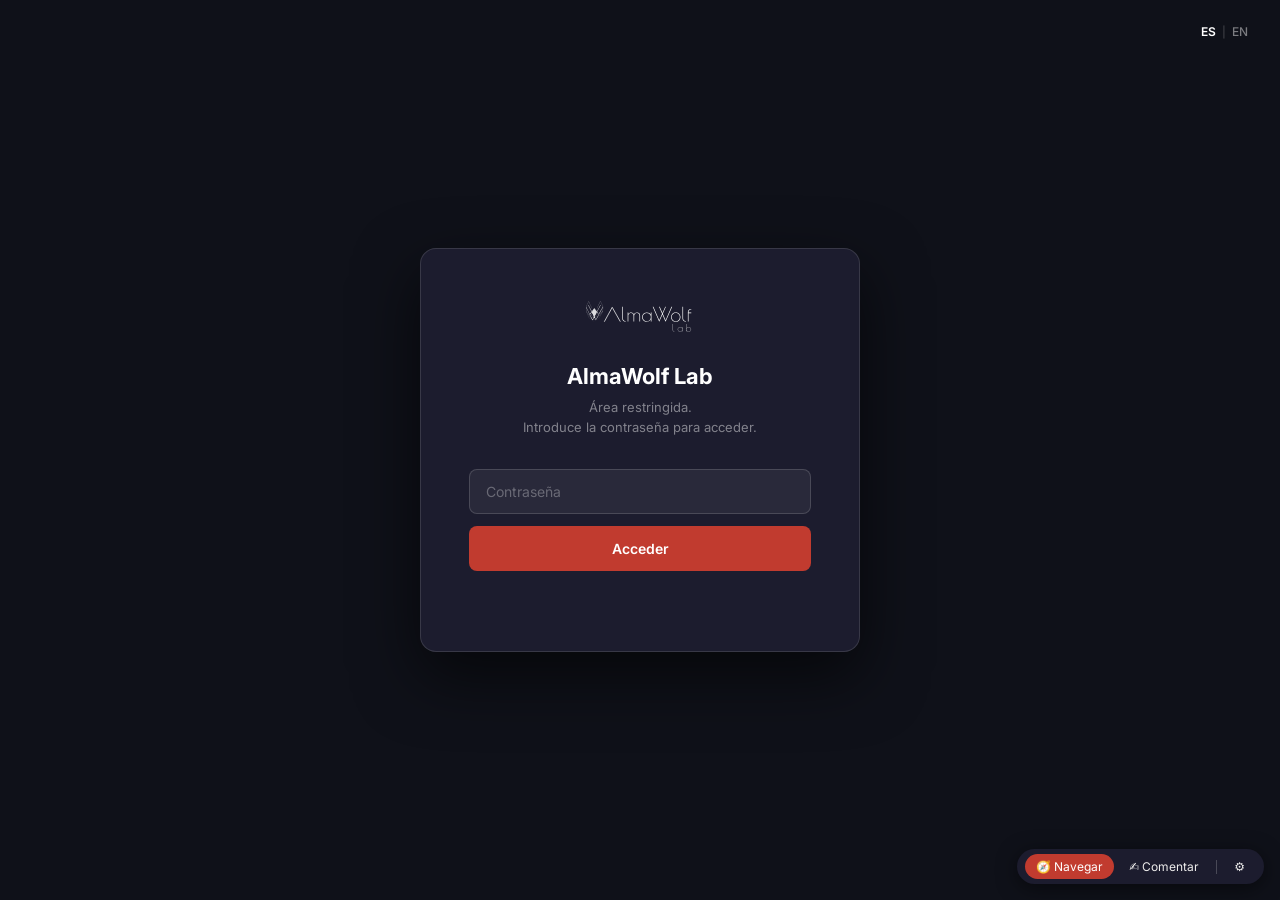
<file: v1/index.html>
<!DOCTYPE html>
<html lang="es">
<head>
<meta charset="UTF-8">
<meta name="viewport" content="width=device-width, initial-scale=1.0">
<meta name="robots" content="noindex, nofollow">
<title>AlmaWolf Lab</title>
<link rel="preconnect" href="https://fonts.googleapis.com">
<link rel="preconnect" href="https://fonts.gstatic.com" crossorigin>
<link href="https://fonts.googleapis.com/css2?family=Inter:wght@300;400;500;600;700;800&display=swap" rel="stylesheet">
<link rel="stylesheet" href="assets/css/base.css">
<link rel="stylesheet" href="assets/css/landing.css">
<script src="assets/js/i18n.js" defer></script>
</head>
<body>

<!-- ── GATE ── -->
<div id="gate">
  <div class="lang-switch gate-lang">
    <button data-lang="es" class="active" onclick="setLang('es')">ES</button>
    <span class="sep">|</span>
    <button data-lang="en" onclick="setLang('en')">EN</button>
  </div>
  <div class="gate-box">
    <div class="gate-logo">
      <img src="Logo-AlmawolfLab.svg" alt="AlmaWolf Lab" height="34" style="display:block;filter:brightness(0) invert(1)">
    </div>
    <div class="gate-title">AlmaWolf Lab</div>
    <div class="gate-sub" data-i18n="landing.gate_sub" data-i18n-html>Área restringida.<br>Introduce la contraseña para acceder.</div>
    <input class="gate-input" id="pwd" type="password" data-i18n="landing.gate_placeholder" placeholder="Contraseña" autocomplete="current-password">
    <button class="gate-btn" id="btn-enter" data-i18n="landing.gate_btn">Acceder</button>
    <div class="gate-err" id="pwd-err"></div>
  </div>
</div>

<div id="content" style="display:none">

  <!-- NAV -->
  <nav class="site-nav">
    <a href="#que-es" class="nav-brand">
      <img src="Logo-AlmawolfLab.svg" alt="AlmaWolf Lab" height="38" style="display:block">
    </a>
    <ul class="nav-links">
      <li><a href="#que-es" data-i18n="landing.nav_que_es">Qué es</a></li>
      <li><a href="#proyectos" data-i18n="landing.nav_proyectos">Proyectos</a></li>
    </ul>
    <div class="lang-switch">
      <button data-lang="es" class="active" onclick="setLang('es')">ES</button>
      <span class="sep">|</span>
      <button data-lang="en" onclick="setLang('en')">EN</button>
    </div>
  </nav>

  <!-- ── QUÉ ES ── -->
  <section id="que-es" class="bg-l">
    <div class="sec-lbl"><span class="d"></span><span data-i18n="landing.que_es_lbl">Qué es AlmaWolf Lab</span></div>
    <div class="two-col reveal">
      <div>
        <h2 class="col-h" data-i18n="landing.que_es_h">El departamento de innovación del grupo AlmaWolf.</h2>
      </div>
      <div class="col-body">
        <p data-i18n="landing.que_es_p1">AlmaWolf Lab es el departamento de innovación del grupo AlmaWolf. Desde aquí exploramos nuevas formas de trabajar, automatizamos procesos y desarrollamos productos internos que combinan tecnología, inteligencia artificial y experiencia operacional.</p>
        <p data-i18n="landing.que_es_p2">Nuestro enfoque es práctico: cada iniciativa nace de una necesidad real, se valida con usuarios y evoluciona hasta convertirse en una solución medible, escalable y útil para el negocio.</p>
      </div>
    </div>
  </section>

  <!-- ── PROYECTOS ── -->
  <section id="proyectos" class="bg-w">
    <div class="sec-lbl"><span class="d"></span><span data-i18n="landing.proyectos_lbl">Proyectos</span></div>
    <h2 class="section-title" data-i18n="landing.proyectos_title">Soluciones en marcha.</h2>
    <div class="proj-grid reveal">

      <!-- HER -->
      <div class="proj-card">
        <div class="proj-num">01</div>
        <div class="proj-name">HER</div>
        <p class="proj-desc" data-i18n="landing.her_desc">Sistema de inteligencia operacional conversacional para el grupo AlmaWolf. Recoge información de la actividad de los equipos, la estructura y la convierte en conocimiento consultable mediante lenguaje natural.</p>
        <div class="proj-impact">
          <div class="proj-impact-lbl" data-i18n="landing.her_impact_lbl">Impacto generado</div>
          <ul>
            <li data-i18n="landing.her_impact_1">Mayor visibilidad semanal sobre avances y bloqueos del equipo.</li>
            <li data-i18n="landing.her_impact_2">Agentes que asisten y comparten conocimiento con cada empleado.</li>
            <li data-i18n="landing.her_impact_3">Centralización del conocimiento generado en la actividad diaria.</li>
          </ul>
        </div>
        <div class="proj-cta">
          <a href="her/index.html" class="proj-btn" data-i18n="landing.her_cta">Ver proyecto HER →</a>
        </div>
      </div>

      <!-- COEXISTENCIA -->
      <div class="proj-card">
        <div class="proj-num">02</div>
        <div class="proj-name">Coexistencia</div>
        <p class="proj-desc" data-i18n="landing.coex_desc">Hub de integración que conecta los datos comerciales de Woztell con los sistemas de AlmaWolf: inteligencia operacional, CRM, calendarios y lo que venga después.</p>
        <div class="proj-impact">
          <div class="proj-impact-lbl" data-i18n="landing.coex_impact_lbl">Impacto generado</div>
          <ul>
            <li data-i18n="landing.coex_impact_1">Visibilidad de conversaciones y gestiones comerciales de WhatsApp.</li>
            <li data-i18n="landing.coex_impact_2">Automatización del match entre conversaciones y calendarios.</li>
            <li data-i18n="landing.coex_impact_3">Identificación automática de conversación por cliente.</li>
          </ul>
        </div>
        <div class="proj-cta">
          <a href="coexistencia/index.html" class="proj-btn" data-i18n="landing.coex_cta">Ver proyecto Coexistencia →</a>
        </div>
      </div>

      <!-- DERS / DERCAS -->
      <div class="proj-card">
        <div class="proj-num">03</div>
        <div class="proj-name">DERS / DERCAS<br>Automation</div>
        <p class="proj-desc" data-i18n="landing.dercas_desc">Automatiza la cadena de consultoría desde las reuniones con cliente hasta la generación de documentación funcional y técnica lista para revisión humana.</p>
        <div class="proj-impact">
          <div class="proj-impact-lbl" data-i18n="landing.dercas_impact_lbl">Impacto esperado</div>
          <ul>
            <li data-i18n="landing.dercas_impact_1">Reducción de horas manuales en documentación funcional y técnica.</li>
            <li data-i18n="landing.dercas_impact_2">Implementación directa en el CRM vía API.</li>
            <li data-i18n="landing.dercas_impact_3">Consistencia documental mediante plantillas y criterios estructurados.</li>
          </ul>
        </div>
        <div class="proj-cta">
          <a href="dercas/index.html" class="proj-btn" data-i18n="landing.dercas_cta">Ver proyecto →</a>
        </div>
      </div>

    </div>
  </section>

  <!-- ── CIERRE ── -->
  <section id="cierre" class="bg-d">
    <img src="Logo-AlmawolfLab.svg" alt="AlmaWolf Lab" height="44" style="display:block;filter:brightness(0) invert(1)">
  </section>

</div><!-- /content -->

<script src="assets/js/gate.js"></script>
<script src="assets/js/animations.js"></script>
<script>
window.WEB_REVIEW_CONFIG = {
  projectName: 'almawolf-lab',
  webhookUrl:  'https://script.google.com/macros/s/AKfycbwGmCZuXhhiIouB6WdBPIkzJzDc285nZU1WpjMD97XREULjVtYdig4VHFmfdjSSFaN8/exec',
  brandColor:  '#C13B2F'
};
</script>
<script src="web-review-mode.js"></script>
</body>
</html>
</file>
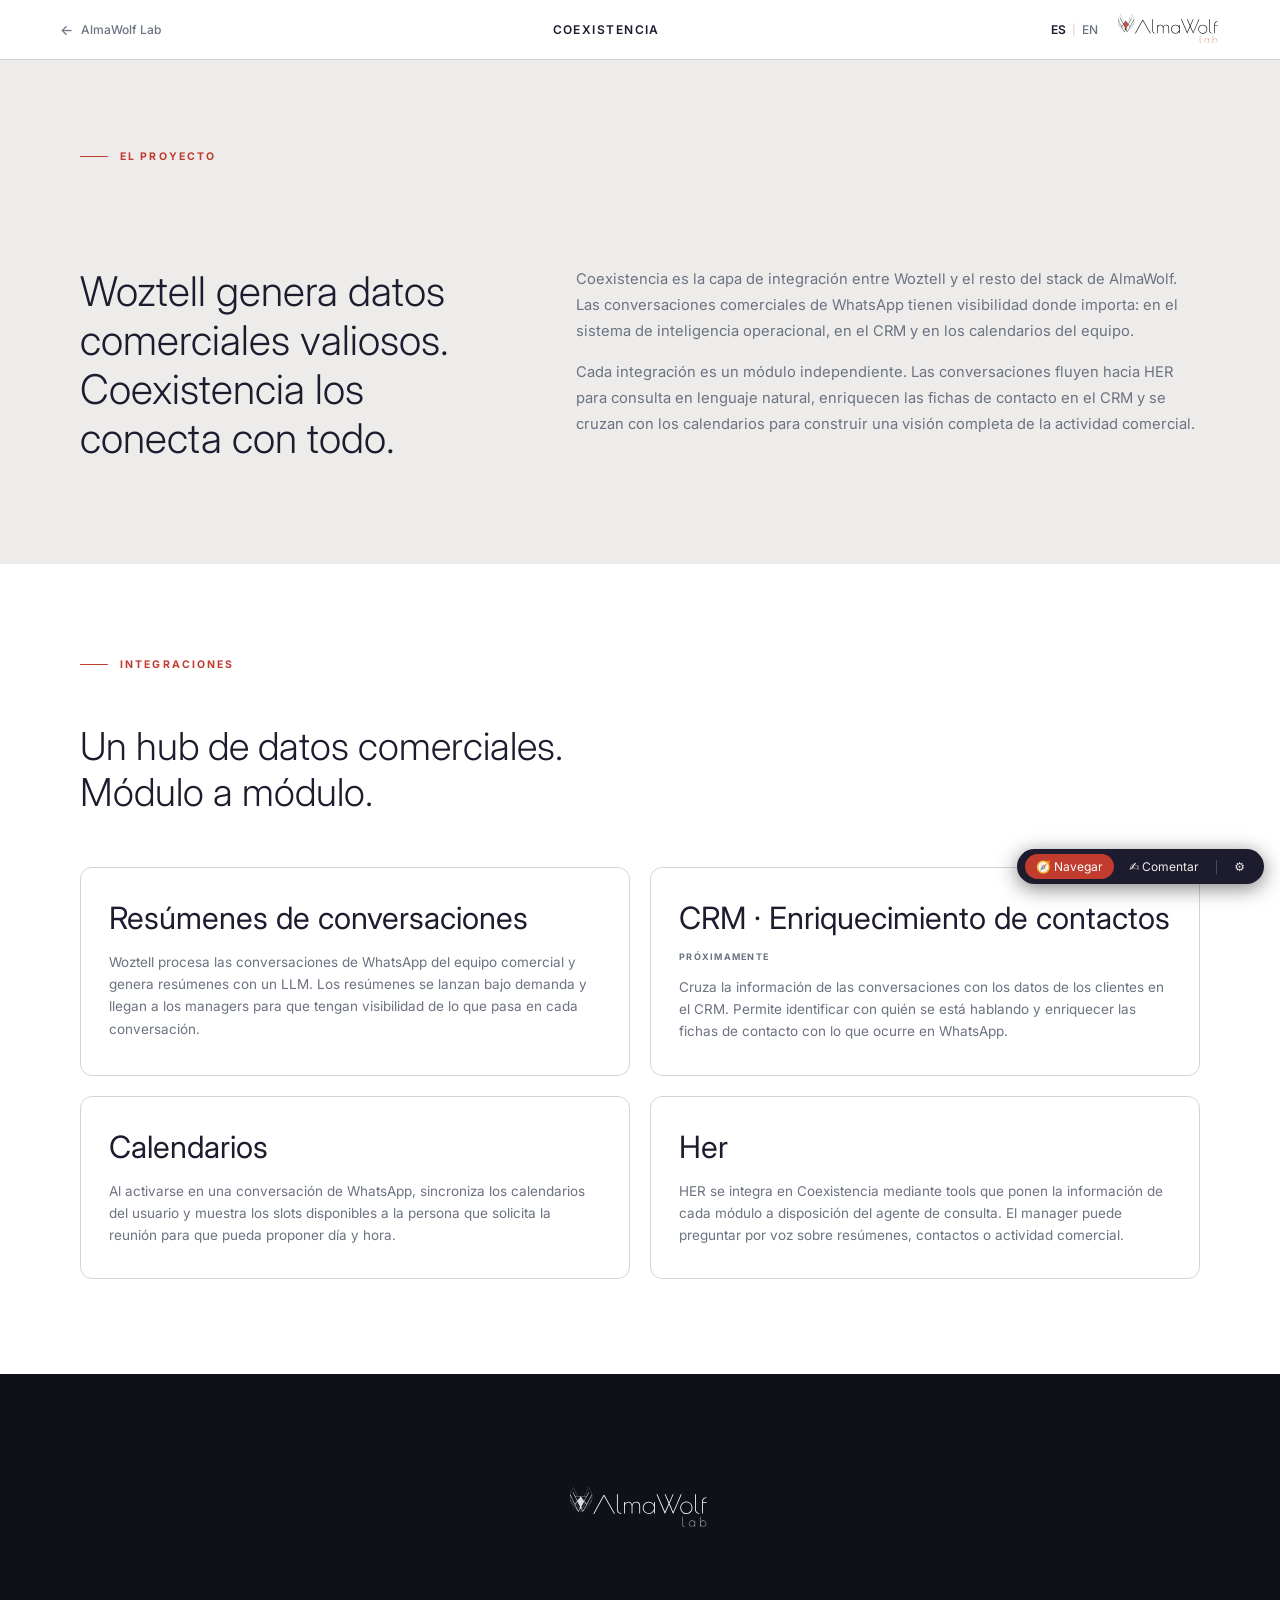
<file: v1/coexistencia/index.html>
<!DOCTYPE html>
<html lang="es">
<head>
<meta charset="UTF-8">
<meta name="viewport" content="width=device-width, initial-scale=1.0">
<meta name="robots" content="noindex, nofollow">
<title>Coexistencia — AlmaWolf Lab</title>
<link rel="preconnect" href="https://fonts.googleapis.com">
<link rel="preconnect" href="https://fonts.gstatic.com" crossorigin>
<link href="https://fonts.googleapis.com/css2?family=Inter:wght@300;400;500;600;700;800&display=swap" rel="stylesheet">
<link rel="stylesheet" href="../assets/css/base.css">
<link rel="stylesheet" href="../assets/css/coexistencia.css">
<script src="../assets/js/i18n.js" defer></script>
</head>
<body>
<div id="content">

  <!-- HEADER -->
  <header class="proj-header">
    <a href="../index.html" class="back-link" data-i18n="coex.header_back">AlmaWolf Lab</a>
    <div class="proj-header-title" data-i18n="coex.header_title">Coexistencia</div>
    <div class="proj-header-logo" style="display:flex;align-items:center;gap:20px">
      <div class="lang-switch">
        <button data-lang="es" class="active" onclick="setLang('es')">ES</button>
        <span class="sep">|</span>
        <button data-lang="en" onclick="setLang('en')">EN</button>
      </div>
      <img src="../Logo-AlmawolfLab.svg" alt="AlmaWolf Lab" height="32" style="display:block">
    </div>
  </header>

  <!-- ── S1 QUÉ ES ── -->
  <section id="s-que-es" class="bg-l">
    <div class="sec-lbl"><span class="d"></span><span data-i18n="coex.que_es_lbl">El proyecto</span></div>
    <div class="two-col">
      <div>
        <h2 class="col-h" data-i18n="coex.que_es_h">Woztell genera datos comerciales valiosos. Coexistencia los conecta con todo.</h2>
      </div>
      <div class="col-body">
        <p data-i18n="coex.que_es_p1">Coexistencia es la capa de integración entre Woztell y el resto del stack de AlmaWolf. Las conversaciones comerciales de WhatsApp tienen visibilidad donde importa: en el sistema de inteligencia operacional, en el CRM y en los calendarios del equipo.</p>
        <p data-i18n="coex.que_es_p2">Cada integración es un módulo independiente. Las conversaciones fluyen hacia HER para consulta en lenguaje natural, enriquecen las fichas de contacto en el CRM y se cruzan con los calendarios para construir una visión completa de la actividad comercial.</p>
      </div>
    </div>
  </section>

  <!-- ── S2 INTEGRACIONES ── -->
  <section id="s-integraciones" class="bg-w">
    <div class="sec-lbl"><span class="d"></span><span data-i18n="coex.int_lbl">Integraciones</span></div>
    <div style="font-size:clamp(24px,3vw,42px);font-weight:300;color:var(--navy);max-width:580px;line-height:1.2" data-i18n="coex.int_h" data-i18n-html>
      Un hub de datos comerciales.<br>Módulo a módulo.
    </div>
    <div class="int-grid">

      <div class="int-card">
        <div class="int-title" data-i18n="coex.card1_title">Resúmenes de conversaciones</div>
        <div class="int-desc" data-i18n="coex.card1_desc">Woztell procesa las conversaciones de WhatsApp del equipo comercial y genera resúmenes con un LLM. Los resúmenes se lanzan bajo demanda y llegan a los managers para que tengan visibilidad de lo que pasa en cada conversación.</div>
      </div>

      <div class="int-card">
        <div class="int-title" data-i18n="coex.card2_title">CRM · Enriquecimiento de contactos</div>
        <div class="int-soon" data-i18n="coex.card2_soon">Próximamente</div>
        <div class="int-desc" data-i18n="coex.card2_desc">Cruza la información de las conversaciones con los datos de los clientes en el CRM. Permite identificar con quién se está hablando y enriquecer las fichas de contacto con lo que ocurre en WhatsApp.</div>
      </div>

      <div class="int-card">
        <div class="int-title" data-i18n="coex.card3_title">Calendarios</div>
        <div class="int-desc" data-i18n="coex.card3_desc">Al activarse en una conversación de WhatsApp, sincroniza los calendarios del usuario y muestra los slots disponibles a la persona que solicita la reunión para que pueda proponer día y hora.</div>
      </div>

      <div class="int-card">
        <div class="int-title" data-i18n="coex.card4_title">Her</div>
        <div class="int-desc" data-i18n="coex.card4_desc">HER se integra en Coexistencia mediante tools que ponen la información de cada módulo a disposición del agente de consulta. El manager puede preguntar por voz sobre resúmenes, contactos o actividad comercial.</div>
      </div>

    </div>
  </section>

  <!-- ── CIERRE ── -->
  <section id="s-cierre">
    <img src="../Logo-AlmawolfLab.svg" alt="AlmaWolf Lab" height="44" style="display:block;filter:brightness(0) invert(1)">
  </section>

</div>

<script src="../assets/js/animations.js"></script>
<script>
window.WEB_REVIEW_CONFIG = {
  projectName: 'coexistencia',
  webhookUrl:  'https://script.google.com/macros/s/AKfycbwGmCZuXhhiIouB6WdBPIkzJzDc285nZU1WpjMD97XREULjVtYdig4VHFmfdjSSFaN8/exec',
  brandColor:  '#C13B2F'
};
</script>
<script src="../web-review-mode.js"></script>
</body>
</html>
</file>
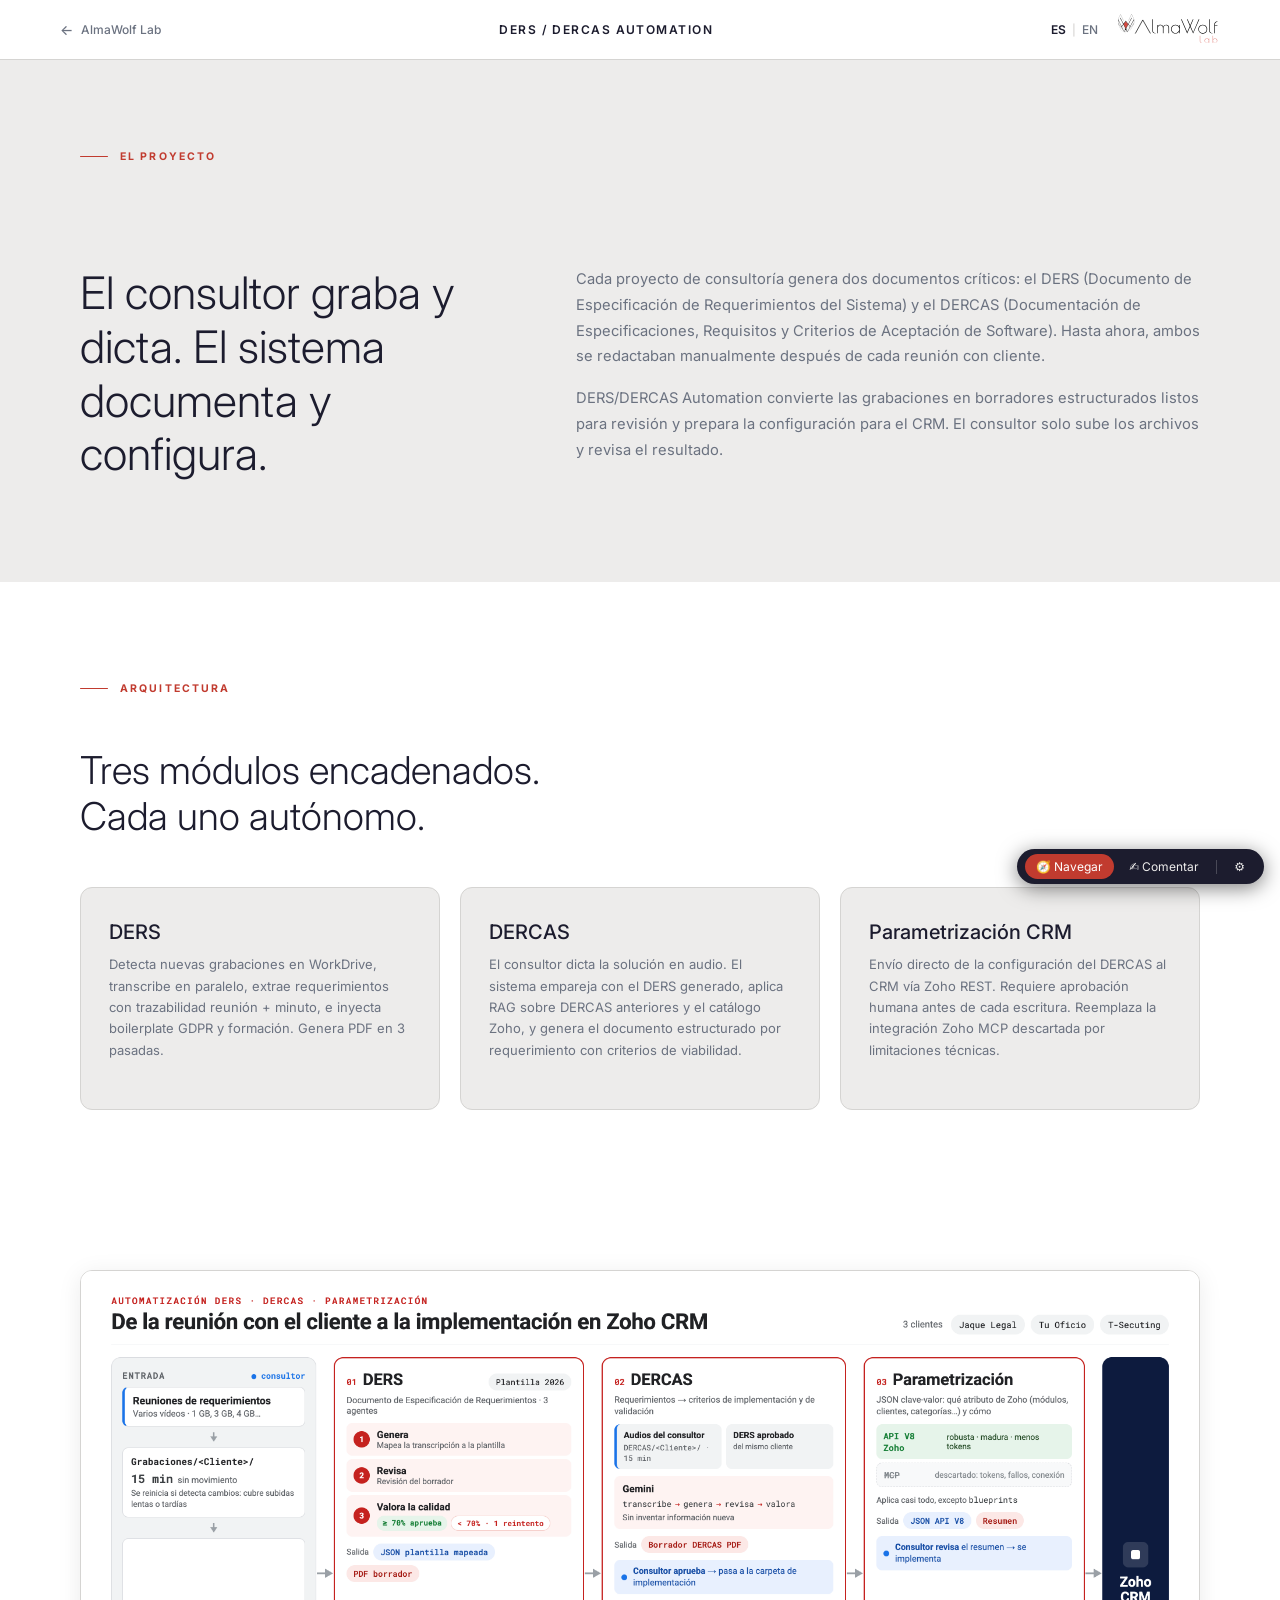
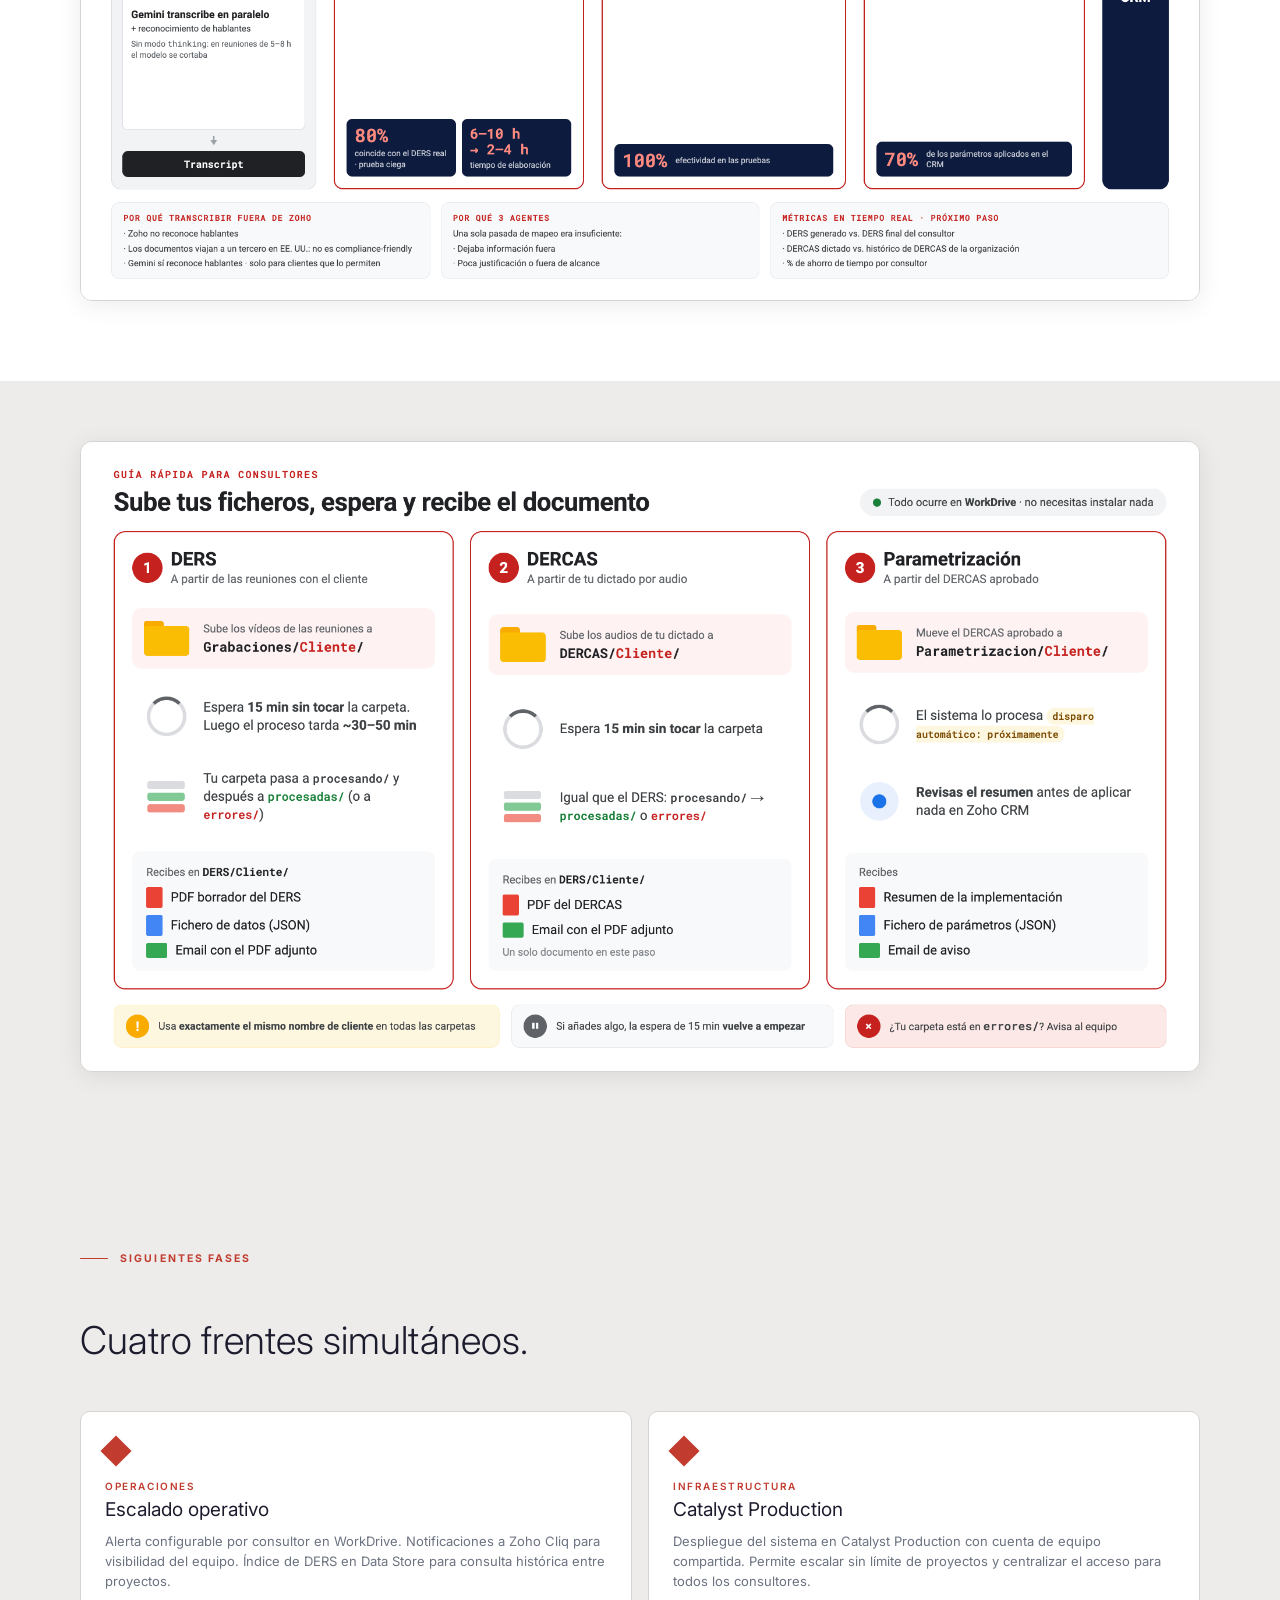
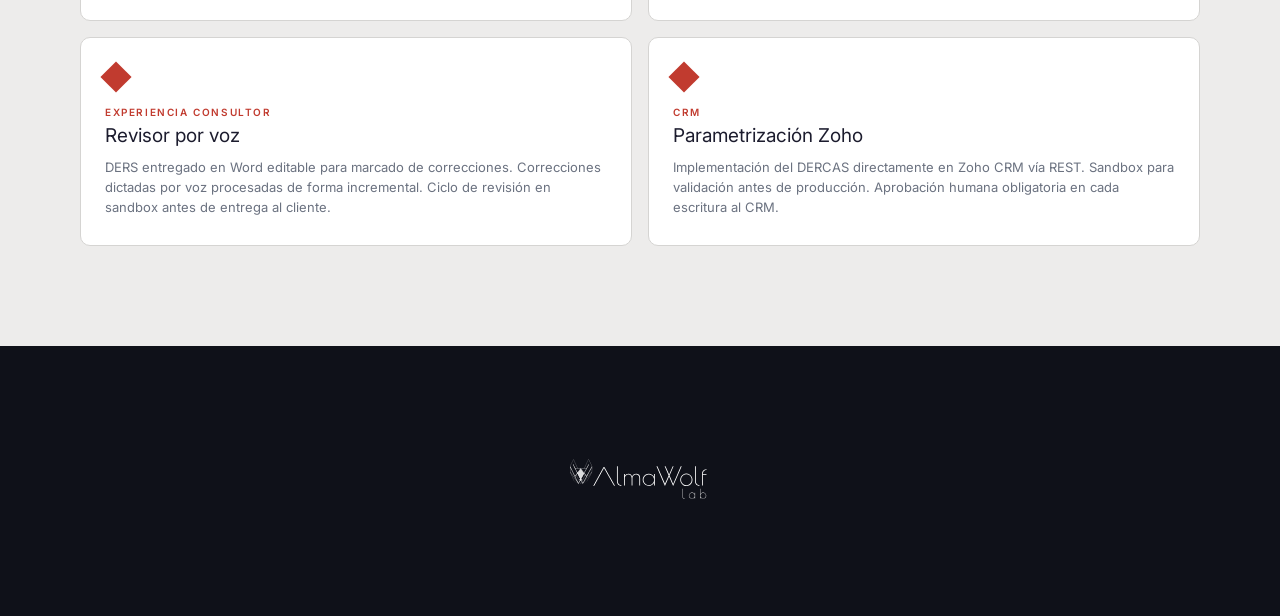
<file: v1/dercas/index.html>
<!DOCTYPE html>
<html lang="es">
<head>
<meta charset="UTF-8">
<meta name="viewport" content="width=device-width, initial-scale=1.0">
<meta name="robots" content="noindex, nofollow">
<title>DERS / DERCAS Automation — AlmaWolf Lab</title>
<link rel="preconnect" href="https://fonts.googleapis.com">
<link rel="preconnect" href="https://fonts.gstatic.com" crossorigin>
<link href="https://fonts.googleapis.com/css2?family=Inter:wght@300;400;500;600;700;800&display=swap" rel="stylesheet">
<link rel="stylesheet" href="../assets/css/base.css">
<link rel="stylesheet" href="../assets/css/dercas.css">
<script src="../assets/js/i18n.js" defer></script>
</head>
<body>
<div id="content">

  <!-- HEADER -->
  <header class="proj-header">
    <a href="../index.html" class="back-link" data-i18n="dercas.header_back">AlmaWolf Lab</a>
    <div class="proj-header-title" data-i18n="dercas.header_title">DERS / DERCAS Automation</div>
    <div class="proj-header-logo" style="display:flex;align-items:center;gap:20px">
      <div class="lang-switch">
        <button data-lang="es" class="active" onclick="setLang('es')">ES</button>
        <span class="sep">|</span>
        <button data-lang="en" onclick="setLang('en')">EN</button>
      </div>
      <img src="../Logo-AlmawolfLab.svg" alt="AlmaWolf Lab" height="32" style="display:block">
    </div>
  </header>

  <!-- ── S1 QUÉ ES ── -->
  <section id="s-que-es" class="bg-l">
    <div class="sec-lbl"><span class="d"></span><span data-i18n="dercas.que_es_lbl">El proyecto</span></div>
    <div class="two-col">
      <div>
        <h2 class="col-h" data-i18n="dercas.que_es_h">El consultor graba y dicta. El sistema documenta y configura.</h2>
      </div>
      <div class="col-body">
        <p data-i18n="dercas.que_es_p1">Cada proyecto de consultoría genera dos documentos críticos: el DERS (Documento de Especificación de Requerimientos del Sistema) y el DERCAS (Documentación de Especificaciones, Requisitos y Criterios de Aceptación de Software). Hasta ahora, ambos se redactaban manualmente después de cada reunión con cliente.</p>
        <p data-i18n="dercas.que_es_p2">DERS/DERCAS Automation convierte las grabaciones en borradores estructurados listos para revisión y prepara la configuración para el CRM. El consultor solo sube los archivos y revisa el resultado.</p>
      </div>
    </div>
  </section>

  <!-- ── S2 ARQUITECTURA ── -->
  <section id="s-arquitectura" class="bg-w">
    <div class="sec-lbl"><span class="d"></span><span data-i18n="dercas.arq_lbl">Arquitectura</span></div>
    <div style="font-size:clamp(24px,3vw,42px);font-weight:300;color:var(--navy);max-width:600px;line-height:1.2" data-i18n="dercas.arq_h" data-i18n-html class="reveal">
      Tres módulos encadenados.<br>Cada uno autónomo.
    </div>
    <div class="mod-grid reveal">

      <div class="mod-card">
        <div class="mod-title" data-i18n="dercas.mod1_title">DERS</div>
        <div class="mod-desc" data-i18n="dercas.mod1_desc">Detecta nuevas grabaciones en WorkDrive, transcribe en paralelo, extrae requerimientos con trazabilidad reunión + minuto, e inyecta boilerplate GDPR y formación. Genera PDF en 3 pasadas.</div>
      </div>

      <div class="mod-card">
        <div class="mod-title" data-i18n="dercas.mod2_title">DERCAS</div>
        <div class="mod-desc" data-i18n="dercas.mod2_desc">El consultor dicta la solución en audio. El sistema empareja con el DERS generado, aplica RAG sobre DERCAS anteriores y el catálogo Zoho, y genera el documento estructurado por requerimiento con criterios de viabilidad.</div>
      </div>

      <div class="mod-card">
        <div class="mod-title" data-i18n="dercas.mod3_title">Parametrización CRM</div>
        <div class="mod-desc" data-i18n="dercas.mod3_desc">Envío directo de la configuración del DERCAS al CRM vía Zoho REST. Requiere aprobación humana antes de cada escritura. Reemplaza la integración Zoho MCP descartada por limitaciones técnicas.</div>
      </div>

    </div>
  </section>

  <!-- ── DIAGRAMA PROCESO ── -->
  <section id="s-diagrama">
    <img src="../assets/dercas-proceso.png" data-i18n-alt="dercas.diagrama_alt" alt="De la reunión con el cliente a la implementación en Zoho CRM" class="diagrama-img reveal">
  </section>

  <!-- ── GUÍA CONSULTOR ── -->
  <section id="s-guia" class="bg-l">
    <img src="../assets/dercas-guia.png" data-i18n-alt="dercas.guia_alt" alt="Guía rápida para consultores" class="diagrama-img reveal">
  </section>

  <!-- ── S3 SIGUIENTES FASES ── -->
  <section id="s-siguientes" class="bg-l">
    <div class="sec-lbl"><span class="d"></span><span data-i18n="dercas.sig_lbl">Siguientes fases</span></div>
    <div style="font-size:clamp(24px,3vw,42px);font-weight:300;color:var(--navy);max-width:560px;line-height:1.2" data-i18n="dercas.sig_h" class="reveal">
      Cuatro frentes simultáneos.
    </div>
    <div class="ng reveal">

      <div class="nc">
        <div class="nc-d"></div>
        <div class="nc-n" data-i18n="dercas.sig_nc1_n">Operaciones</div>
        <div class="nc-t" data-i18n="dercas.sig_nc1_t">Escalado operativo</div>
        <div class="nc-desc" data-i18n="dercas.sig_nc1_d">Alerta configurable por consultor en WorkDrive. Notificaciones a Zoho Cliq para visibilidad del equipo. Índice de DERS en Data Store para consulta histórica entre proyectos.</div>
      </div>

      <div class="nc">
        <div class="nc-d"></div>
        <div class="nc-n" data-i18n="dercas.sig_nc2_n">Infraestructura</div>
        <div class="nc-t" data-i18n="dercas.sig_nc2_t">Catalyst Production</div>
        <div class="nc-desc" data-i18n="dercas.sig_nc2_d">Despliegue del sistema en Catalyst Production con cuenta de equipo compartida. Permite escalar sin límite de proyectos y centralizar el acceso para todos los consultores.</div>
      </div>

      <div class="nc">
        <div class="nc-d"></div>
        <div class="nc-n" data-i18n="dercas.sig_nc3_n">Experiencia consultor</div>
        <div class="nc-t" data-i18n="dercas.sig_nc3_t">Revisor por voz</div>
        <div class="nc-desc" data-i18n="dercas.sig_nc3_d">DERS entregado en Word editable para marcado de correcciones. Correcciones dictadas por voz procesadas de forma incremental. Ciclo de revisión en sandbox antes de entrega al cliente.</div>
      </div>

      <div class="nc">
        <div class="nc-d"></div>
        <div class="nc-n" data-i18n="dercas.sig_nc4_n">CRM</div>
        <div class="nc-t" data-i18n="dercas.sig_nc4_t">Parametrización Zoho</div>
        <div class="nc-desc" data-i18n="dercas.sig_nc4_d">Implementación del DERCAS directamente en Zoho CRM vía REST. Sandbox para validación antes de producción. Aprobación humana obligatoria en cada escritura al CRM.</div>
      </div>

    </div>
  </section>

  <!-- ── CIERRE ── -->
  <section id="s-cierre">
    <img src="../Logo-AlmawolfLab.svg" alt="AlmaWolf Lab" height="44" style="display:block;filter:brightness(0) invert(1)">
  </section>

</div>

<script src="../assets/js/animations.js"></script>
<script>
window.WEB_REVIEW_CONFIG = {
  projectName: 'dercas',
  webhookUrl:  'https://script.google.com/macros/s/AKfycbwGmCZuXhhiIouB6WdBPIkzJzDc285nZU1WpjMD97XREULjVtYdig4VHFmfdjSSFaN8/exec',
  brandColor:  '#C13B2F'
};
</script>
<script src="../web-review-mode.js"></script>
</body>
</html>
</file>
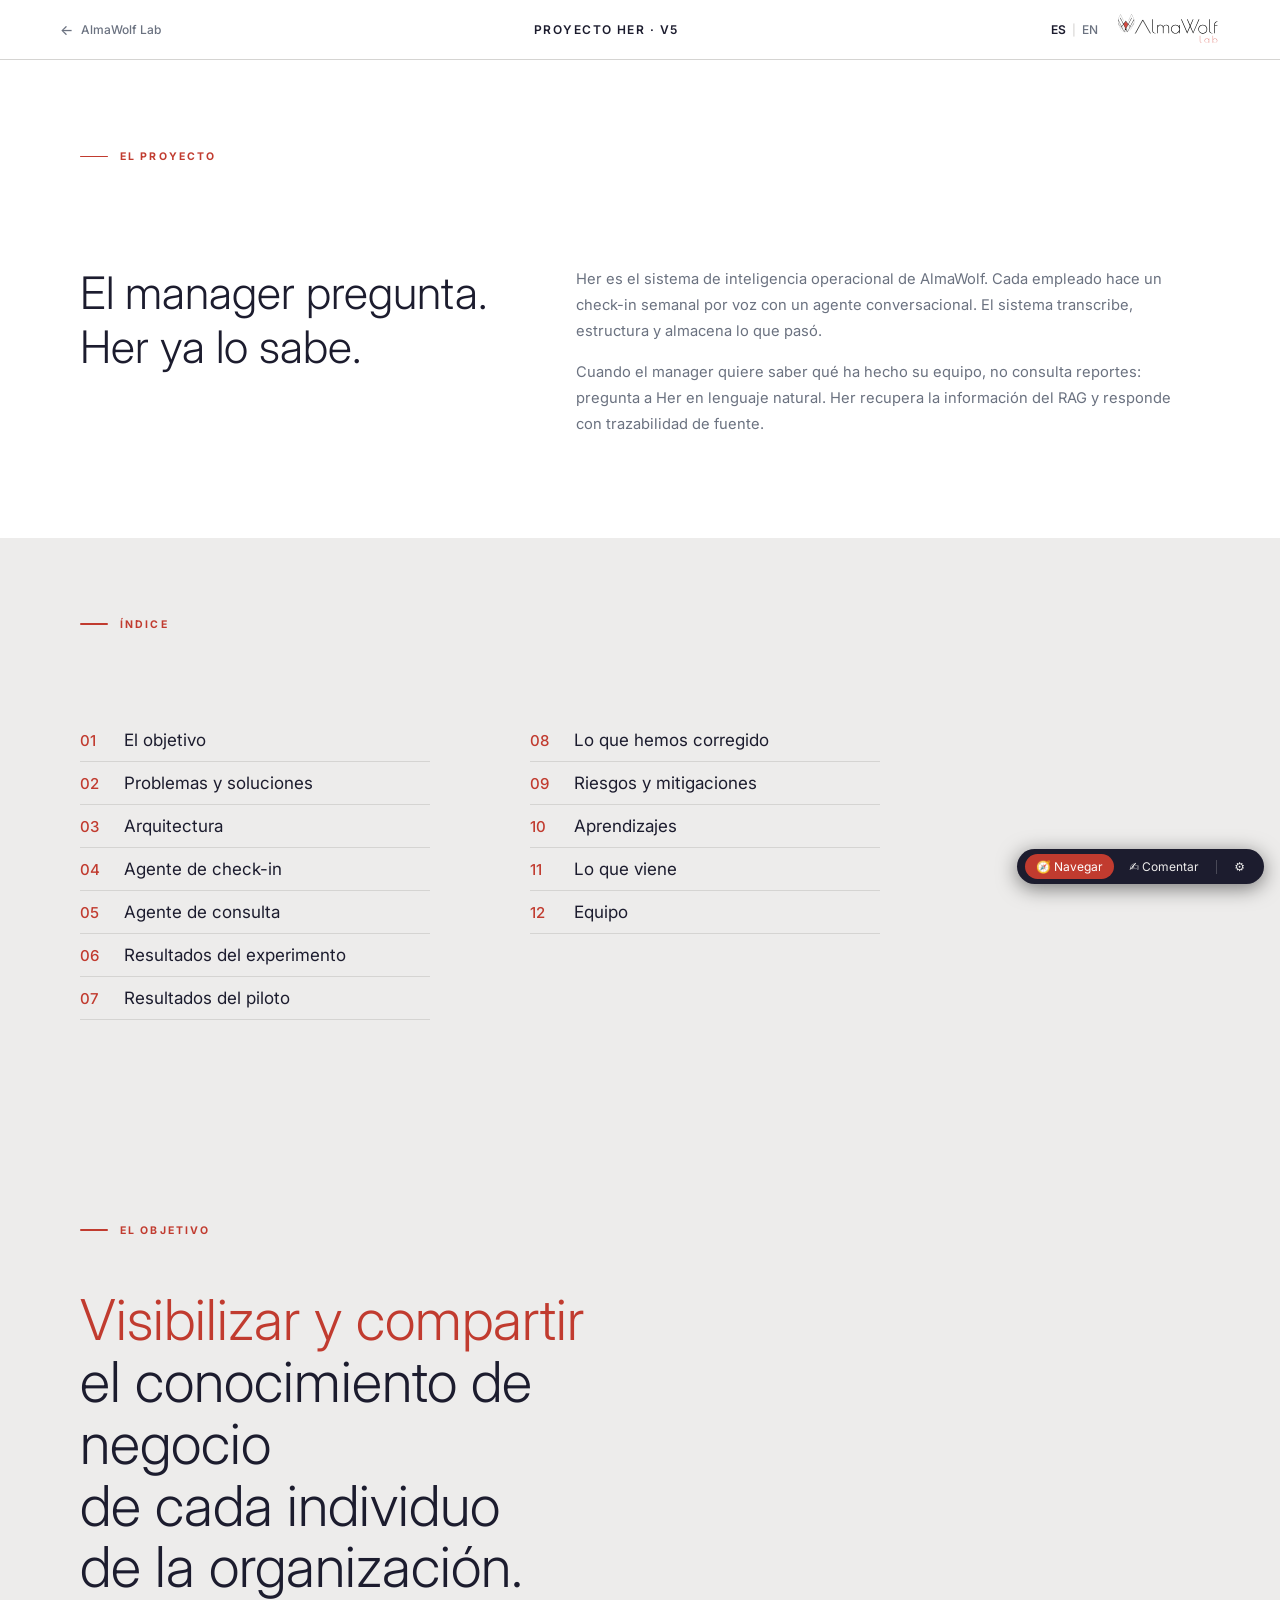
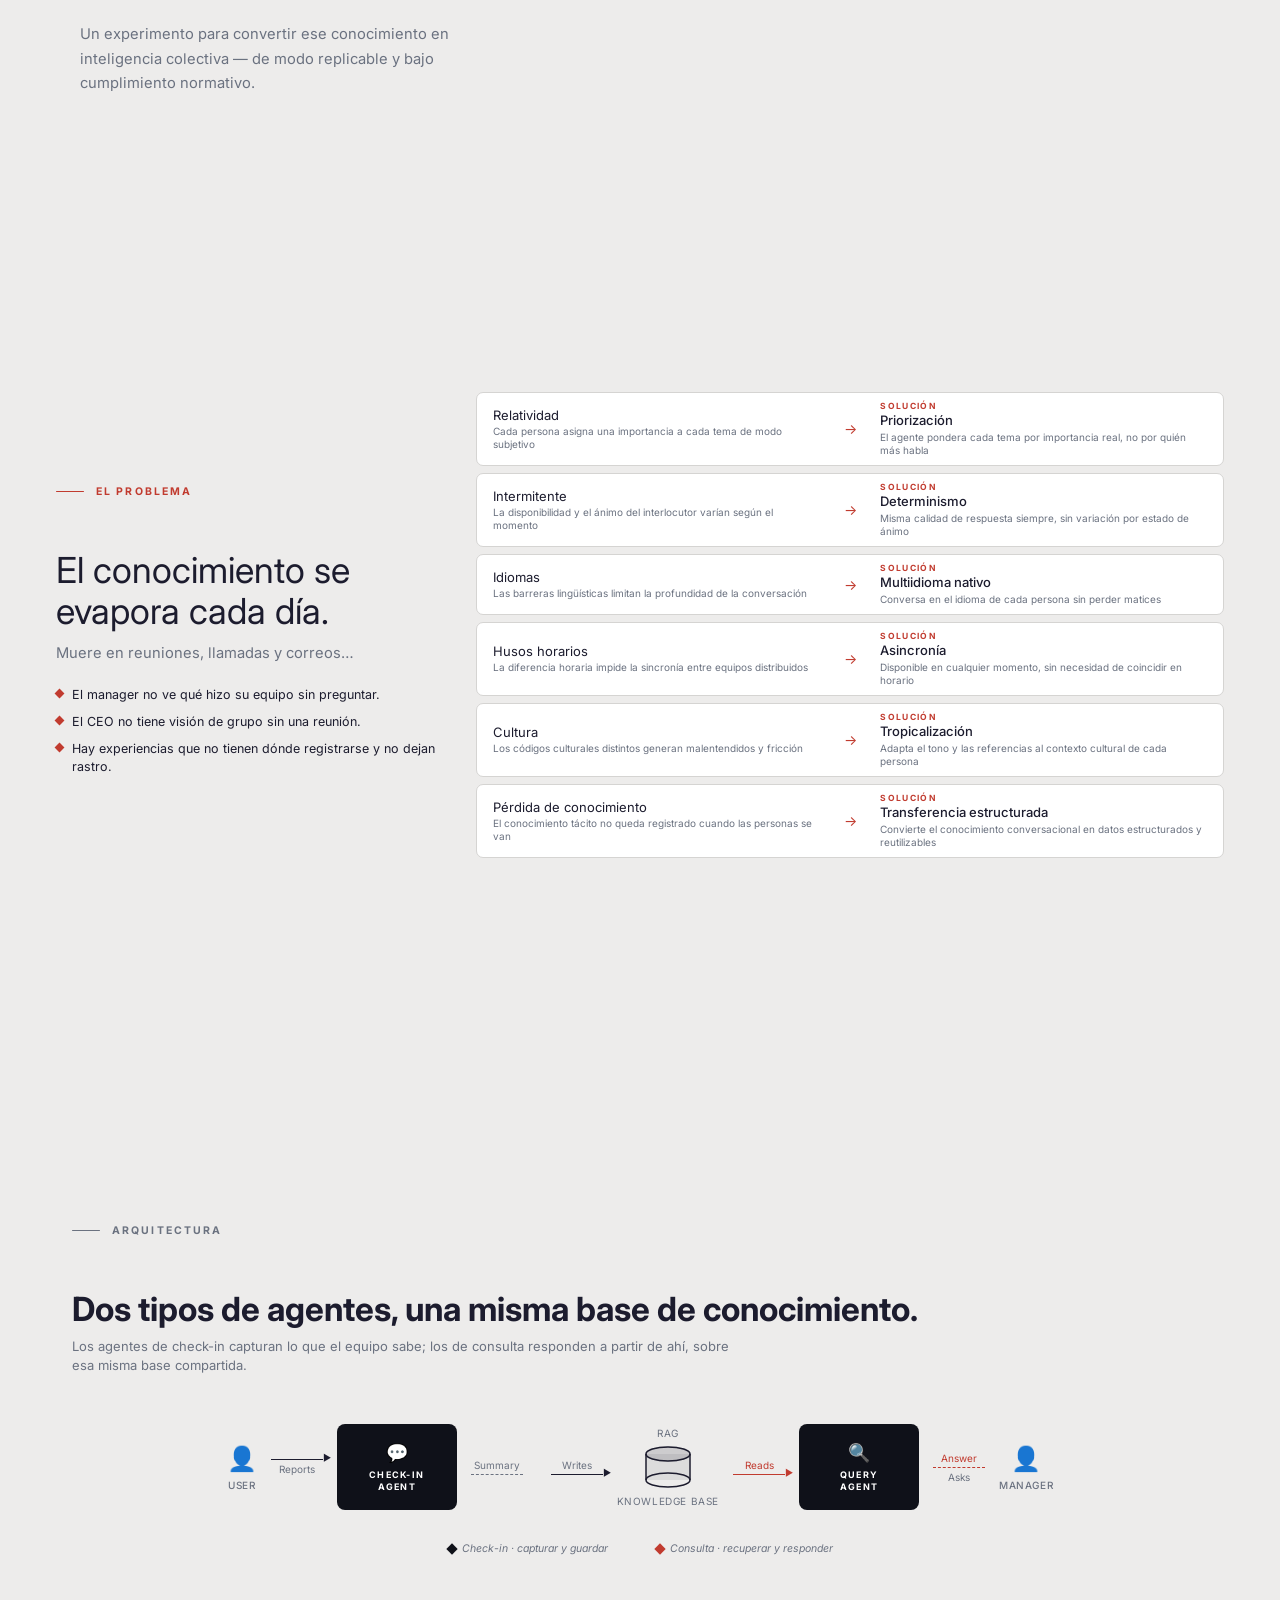
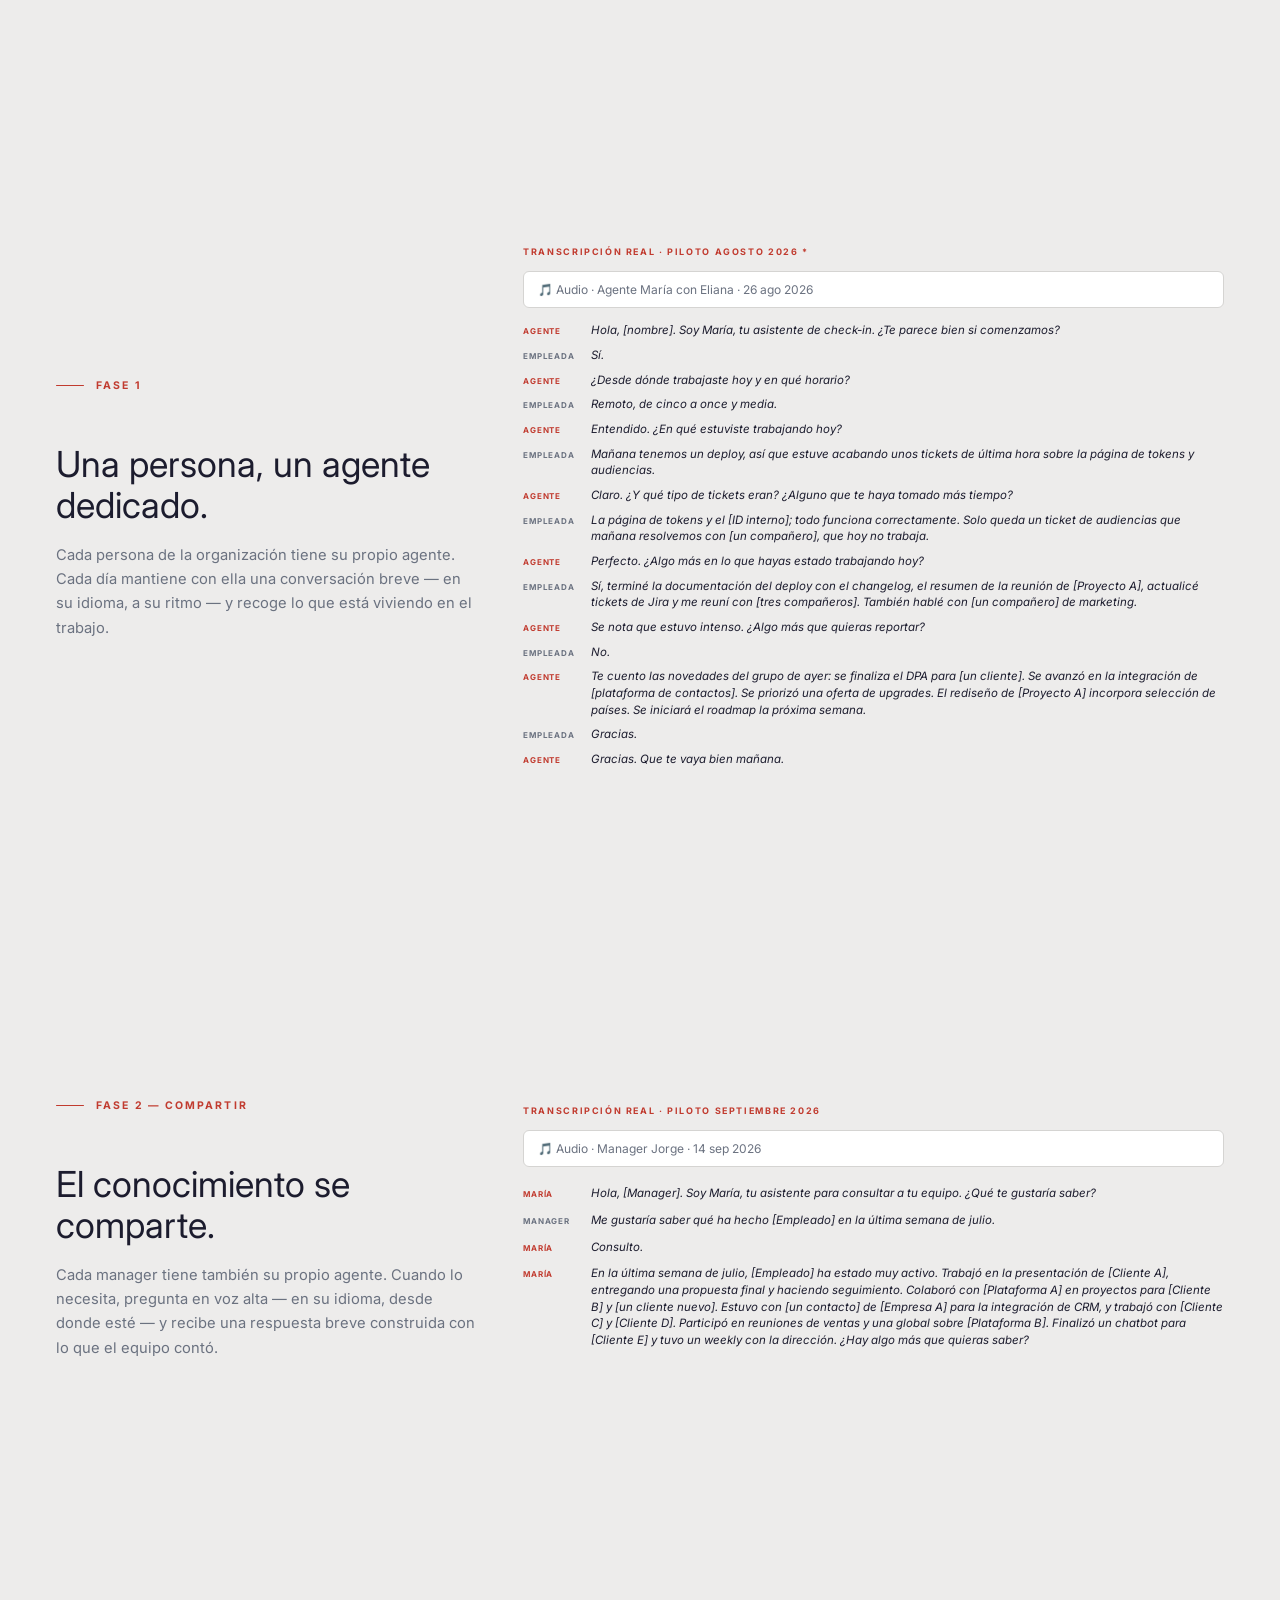
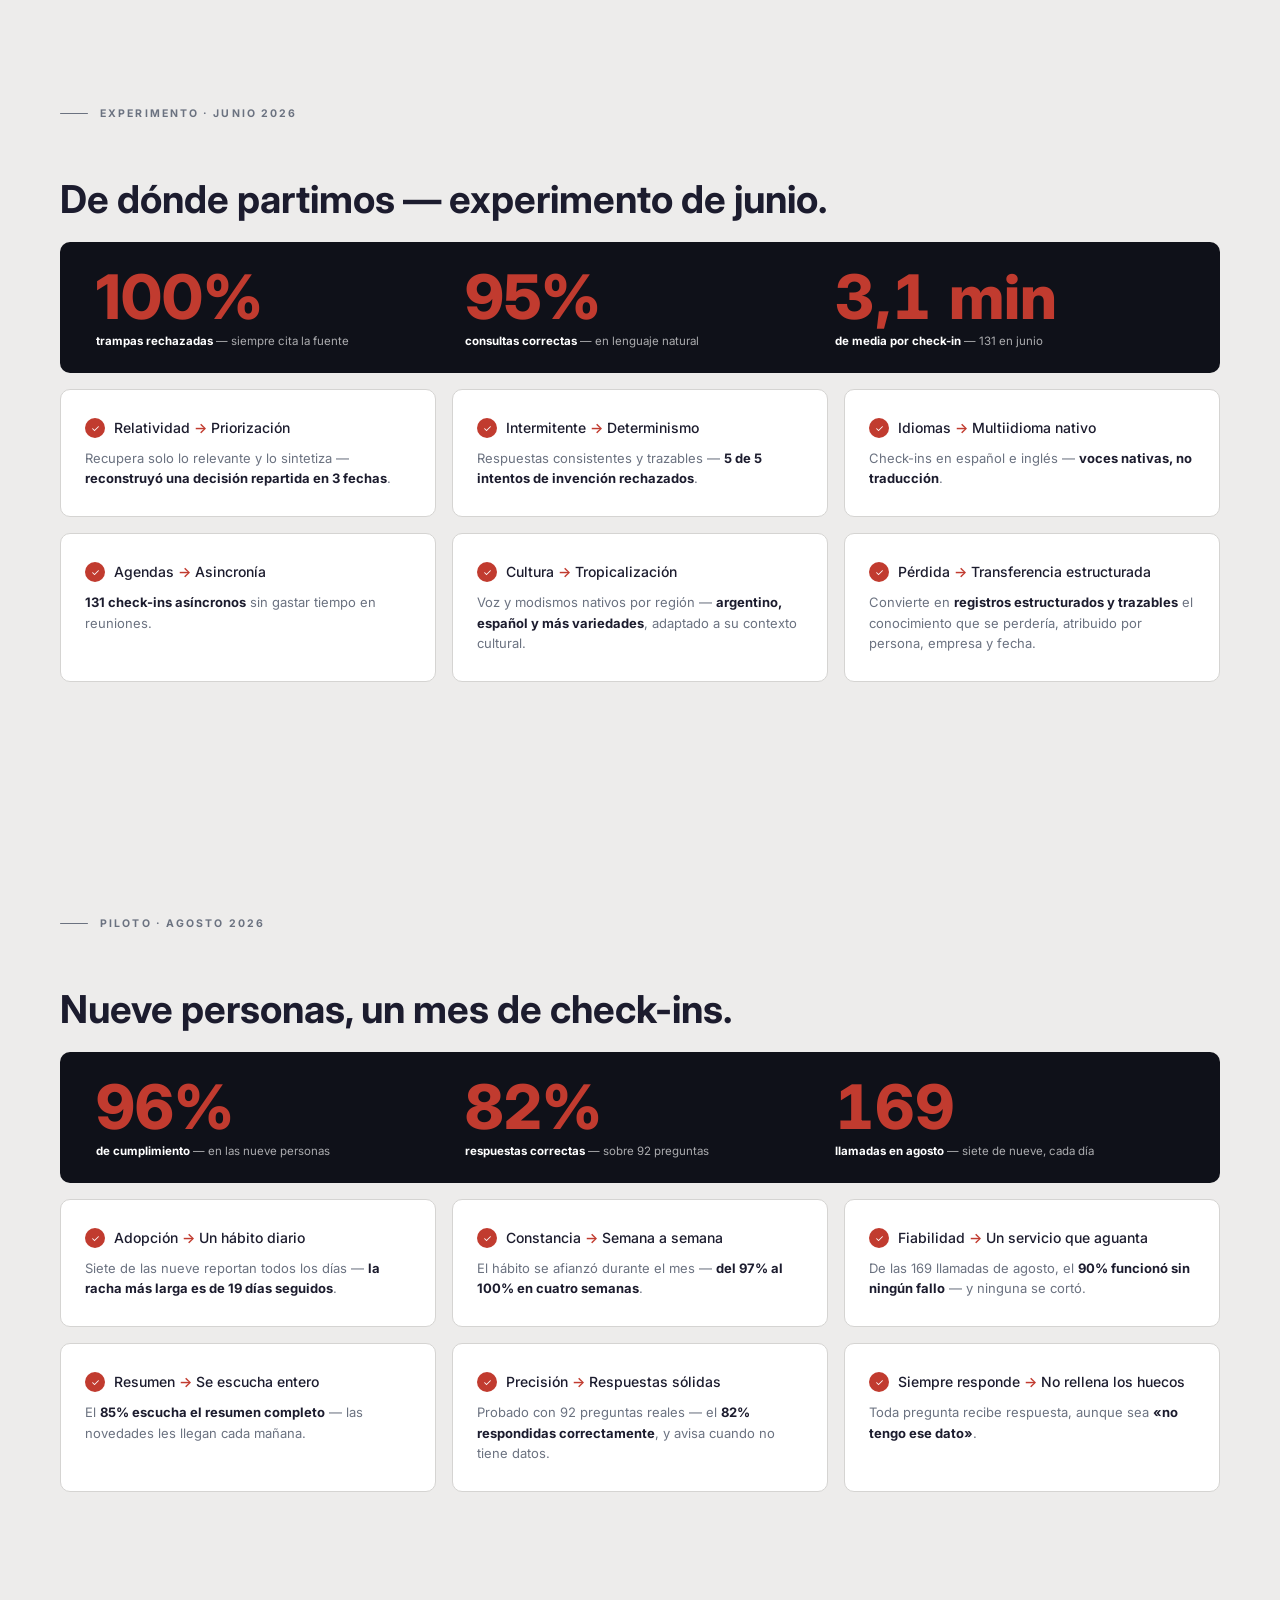
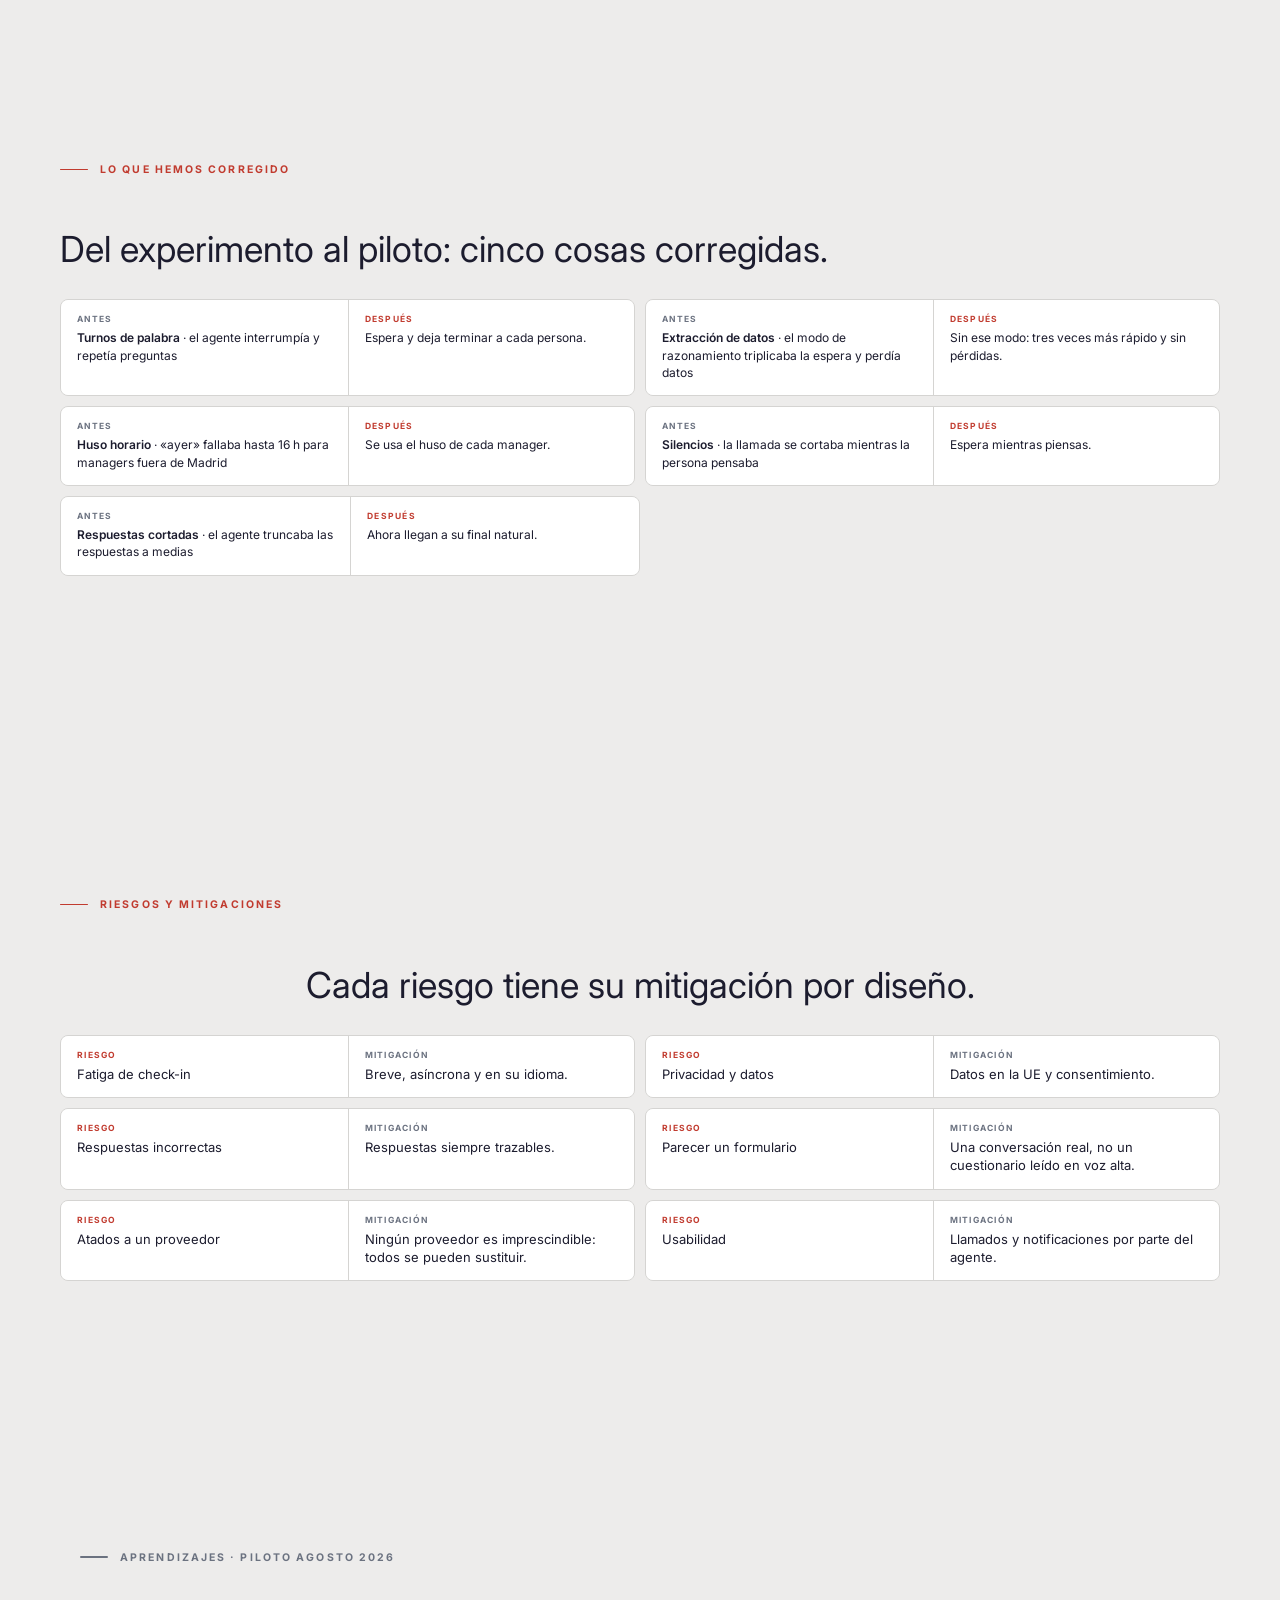
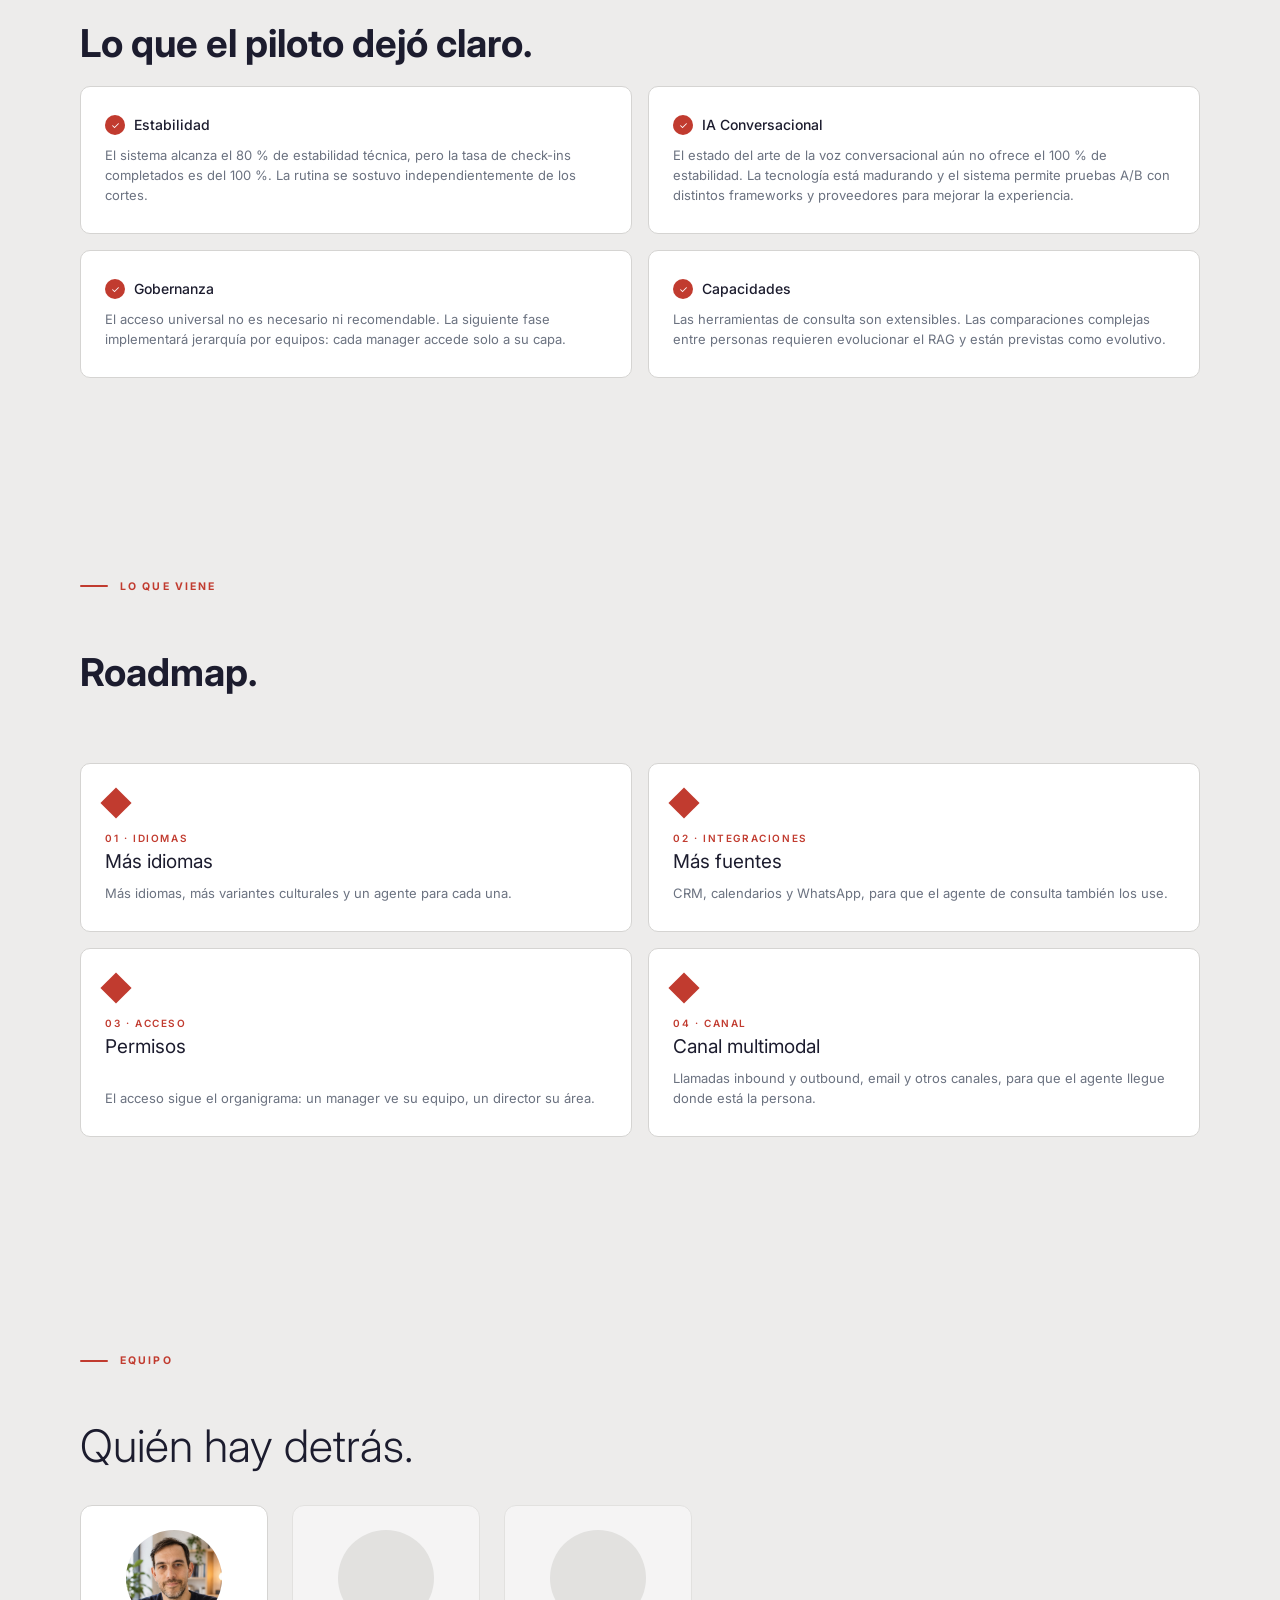
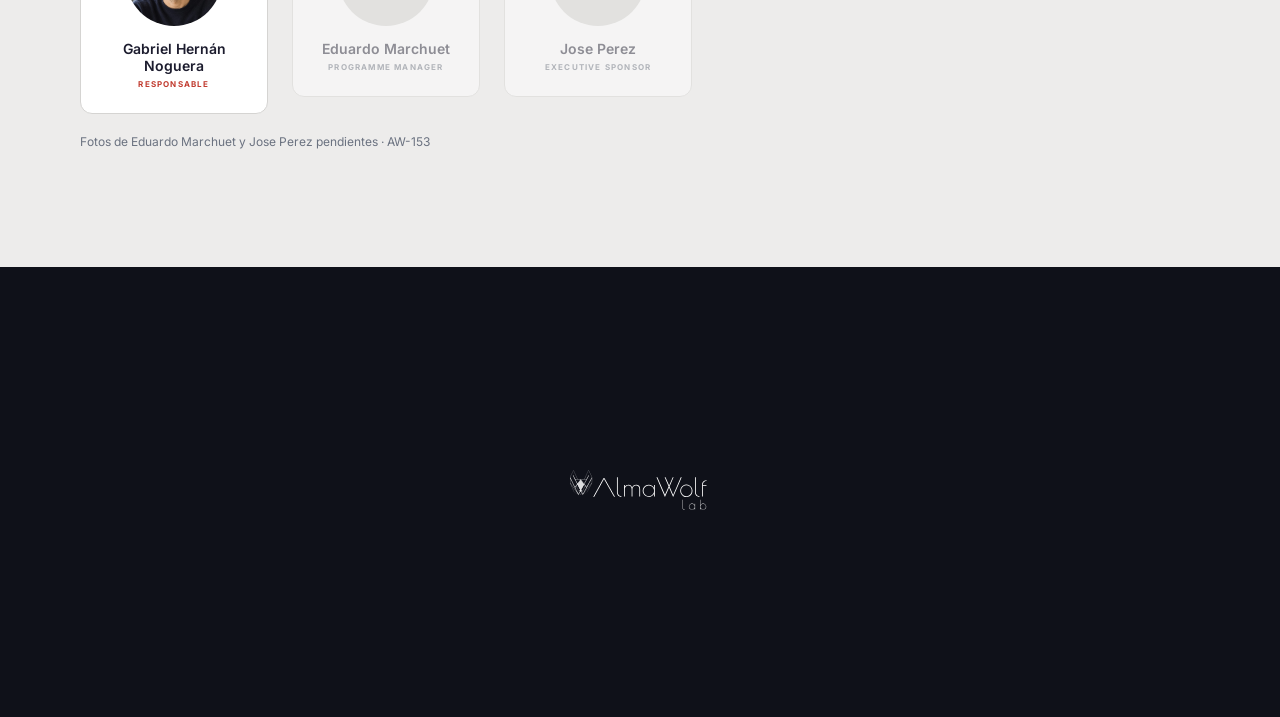
<file: v1/her/index.html>
<!DOCTYPE html>
<html lang="es">
<head>
<meta charset="UTF-8">
<meta name="viewport" content="width=device-width, initial-scale=1.0">
<meta name="robots" content="noindex, nofollow">
<title>Proyecto HER — AlmaWolf Lab</title>
<link rel="preconnect" href="https://fonts.googleapis.com">
<link rel="preconnect" href="https://fonts.gstatic.com" crossorigin>
<link href="https://fonts.googleapis.com/css2?family=Inter:wght@300;400;500;600;700;800&display=swap" rel="stylesheet">
<link rel="stylesheet" href="../assets/css/base.css">
<link rel="stylesheet" href="../assets/css/her.css">
<script src="../assets/js/i18n.js" defer></script>
</head>
<body>

<div id="content">

  <!-- HEADER DE PROYECTO -->
  <header class="proj-header">
    <a href="../index.html" class="back-link" data-i18n="her.header_back">AlmaWolf Lab</a>
    <div class="proj-header-title" data-i18n="her.header_title">Proyecto HER · V5</div>
    <div class="proj-header-logo" style="display:flex;align-items:center;gap:20px">
      <div class="lang-switch">
        <button data-lang="es" class="active" onclick="setLang('es')">ES</button>
        <span class="sep">|</span>
        <button data-lang="en" onclick="setLang('en')">EN</button>
      </div>
      <img src="../Logo-AlmawolfLab.svg" alt="AlmaWolf Lab" height="32" style="display:block">
    </div>
  </header>

  <!-- ── S1 QUÉ ES ── -->
  <section id="s-que-es" class="bg-w">
    <div class="sec-lbl"><span class="d"></span><span data-i18n="her.que_es_lbl">El proyecto</span></div>
    <div class="two-col">
      <div>
        <h2 class="col-h" data-i18n="her.que_es_h">El manager pregunta. Her ya lo sabe.</h2>
      </div>
      <div class="col-body">
        <p data-i18n="her.que_es_p1">Her es el sistema de inteligencia operacional de AlmaWolf. Cada empleado hace un check-in semanal por voz con un agente conversacional. El sistema transcribe, estructura y almacena lo que pasó.</p>
        <p data-i18n="her.que_es_p2">Cuando el manager quiere saber qué ha hecho su equipo, no consulta reportes: pregunta a Her en lenguaje natural. Her recupera la información del RAG y responde con trazabilidad de fuente.</p>
      </div>
    </div>
  </section>

  <!-- ── S2 ÍNDICE ── -->
  <section id="s-indice" class="bg-l">
    <div class="sec-lbl"><span class="d"></span><span data-i18n="her.indice_lbl">Índice</span></div>
    <div class="idx-grid">
      <div>
        <a href="#s-objetivo" class="idx-row"><span class="idx-n">01</span><span data-i18n="her.indice_01">El objetivo</span></a>
        <a href="#s-problema" class="idx-row"><span class="idx-n">02</span><span data-i18n="her.indice_02">Problemas y soluciones</span></a>
        <a href="#s-arquitectura" class="idx-row"><span class="idx-n">03</span><span data-i18n="her.indice_03">Arquitectura</span></a>
        <a href="#s-fase1" class="idx-row"><span class="idx-n">04</span><span data-i18n="her.indice_04">Agente de check-in</span></a>
        <a href="#s-fase2" class="idx-row"><span class="idx-n">05</span><span data-i18n="her.indice_05">Agente de consulta</span></a>
        <a href="#s-experimento" class="idx-row"><span class="idx-n">06</span><span data-i18n="her.indice_06">Resultados del experimento</span></a>
        <a href="#s-piloto" class="idx-row"><span class="idx-n">07</span><span data-i18n="her.indice_07">Resultados del piloto</span></a>
      </div>
      <div>
        <a href="#s-corregido" class="idx-row"><span class="idx-n">08</span><span data-i18n="her.indice_08">Lo que hemos corregido</span></a>
        <a href="#s-riesgos" class="idx-row"><span class="idx-n">09</span><span data-i18n="her.indice_09">Riesgos y mitigaciones</span></a>
        <a href="#s-aprendizajes" class="idx-row"><span class="idx-n">10</span><span data-i18n="her.indice_10">Aprendizajes</span></a>
        <a href="#s-siguientes" class="idx-row"><span class="idx-n">11</span><span data-i18n="her.indice_11">Lo que viene</span></a>
        <a href="#s-equipo" class="idx-row"><span class="idx-n">12</span><span data-i18n="her.indice_12">Equipo</span></a>
      </div>
    </div>
  </section>

  <!-- ── S3 OBJETIVO ── -->
  <section id="s-objetivo" class="bg-l">
    <div class="sec-lbl"><span class="d"></span><span data-i18n="her.objetivo_lbl">El objetivo</span></div>
    <div class="big" data-i18n="her.objetivo_big" data-i18n-html>
      <span class="accent">Visibilizar y compartir</span><br>
      el conocimiento de negocio<br>de cada individuo<br>de la organización.
    </div>
    <p class="body-p" style="max-width:380px;margin-top:24px" data-i18n="her.objetivo_p">
      Un experimento para convertir ese conocimiento en inteligencia colectiva — de modo replicable y bajo cumplimiento normativo.
    </p>
  </section>

  <!-- ── S4 EL PROBLEMA ── -->
  <section id="s-problema" class="bg-l">
    <div class="s4l">
      <div class="sec-lbl"><span class="d"></span><span data-i18n="her.problema_lbl">El problema</span></div>
      <div class="prob-title" data-i18n="her.problema_title">El conocimiento se evapora cada día.</div>
      <p class="prob-sub" data-i18n="her.problema_sub">Muere en reuniones, llamadas y correos…</p>
      <ul class="dl">
        <li data-i18n="her.problema_li1">El manager no ve qué hizo su equipo sin preguntar.</li>
        <li data-i18n="her.problema_li2">El CEO no tiene visión de grupo sin una reunión.</li>
        <li data-i18n="her.problema_li3">Hay experiencias que no tienen dónde registrarse y no dejan rastro.</li>
      </ul>
    </div>
    <div class="s4r">
      <div class="prow"><div class="pp-col"><div class="pp" data-i18n="her.prob1_name">Relatividad</div><div class="pp-desc" data-i18n="her.prob1_desc">Cada persona asigna una importancia a cada tema de modo subjetivo</div></div><div class="pa">→</div><div class="ps"><div class="ps-lbl" data-i18n="her.sol_lbl">Solución</div><div class="ps-txt" data-i18n="her.sol1_name">Priorización</div><div class="ps-desc" data-i18n="her.sol1_desc">El agente pondera cada tema por importancia real, no por quién más habla</div></div></div>
      <div class="prow"><div class="pp-col"><div class="pp" data-i18n="her.prob2_name">Intermitente</div><div class="pp-desc" data-i18n="her.prob2_desc">La disponibilidad y el ánimo del interlocutor varían según el momento</div></div><div class="pa">→</div><div class="ps"><div class="ps-lbl" data-i18n="her.sol_lbl">Solución</div><div class="ps-txt" data-i18n="her.sol2_name">Determinismo</div><div class="ps-desc" data-i18n="her.sol2_desc">Misma calidad de respuesta siempre, sin variación por estado de ánimo</div></div></div>
      <div class="prow"><div class="pp-col"><div class="pp" data-i18n="her.prob3_name">Idiomas</div><div class="pp-desc" data-i18n="her.prob3_desc">Las barreras lingüísticas limitan la profundidad de la conversación</div></div><div class="pa">→</div><div class="ps"><div class="ps-lbl" data-i18n="her.sol_lbl">Solución</div><div class="ps-txt" data-i18n="her.sol3_name">Multiidioma nativo</div><div class="ps-desc" data-i18n="her.sol3_desc">Conversa en el idioma de cada persona sin perder matices</div></div></div>
      <div class="prow"><div class="pp-col"><div class="pp" data-i18n="her.prob4_name">Husos horarios</div><div class="pp-desc" data-i18n="her.prob4_desc">La diferencia horaria impide la sincronía entre equipos distribuidos</div></div><div class="pa">→</div><div class="ps"><div class="ps-lbl" data-i18n="her.sol_lbl">Solución</div><div class="ps-txt" data-i18n="her.sol4_name">Asincronía</div><div class="ps-desc" data-i18n="her.sol4_desc">Disponible en cualquier momento, sin necesidad de coincidir en horario</div></div></div>
      <div class="prow"><div class="pp-col"><div class="pp" data-i18n="her.prob5_name">Cultura</div><div class="pp-desc" data-i18n="her.prob5_desc">Los códigos culturales distintos generan malentendidos y fricción</div></div><div class="pa">→</div><div class="ps"><div class="ps-lbl" data-i18n="her.sol_lbl">Solución</div><div class="ps-txt" data-i18n="her.sol5_name">Tropicalización</div><div class="ps-desc" data-i18n="her.sol5_desc">Adapta el tono y las referencias al contexto cultural de cada persona</div></div></div>
      <div class="prow"><div class="pp-col"><div class="pp" data-i18n="her.prob6_name">Pérdida de conocimiento</div><div class="pp-desc" data-i18n="her.prob6_desc">El conocimiento tácito no queda registrado cuando las personas se van</div></div><div class="pa">→</div><div class="ps"><div class="ps-lbl" data-i18n="her.sol_lbl">Solución</div><div class="ps-txt" data-i18n="her.sol6_name">Transferencia estructurada</div><div class="ps-desc" data-i18n="her.sol6_desc">Convierte el conocimiento conversacional en datos estructurados y reutilizables</div></div></div>
    </div>
  </section>

  <!-- ── S5 ARQUITECTURA ── -->
  <section id="s-arquitectura" class="bg-l">
    <div class="sec-lbl plain"><span class="d"></span><span data-i18n="her.arq_lbl">Arquitectura</span></div>
    <div class="arch-h" data-i18n="her.arq_h">Dos tipos de agentes, una misma base de conocimiento.</div>
    <div class="arch-sub" data-i18n="her.arq_sub">Los agentes de check-in capturan lo que el equipo sabe; los de consulta responden a partir de ahí, sobre esa misma base compartida.</div>
    <div class="arch-wrap">
      <div class="a-actor">
        <div class="a-icon">👤</div>
        <div class="a-lbl">User</div>
      </div>
      <div class="a-arr" style="flex-direction:column-reverse">
        <div class="a-arr-lbl">Reports</div>
        <div class="a-arr-ln"></div>
      </div>
      <div class="a-box">
        <div class="a-ico">💬</div>
        <div class="a-ttl">Check-in<br>Agent</div>
      </div>
      <div style="display:flex;flex-direction:column;align-items:center;padding:0 14px;gap:3px">
        <div class="a-arr-lbl">Summary</div>
        <div style="width:52px;border-top:1.5px dashed var(--gray)"></div>
      </div>
      <div class="a-arr">
        <div class="a-arr-lbl">Writes</div>
        <div class="a-arr-ln"></div>
      </div>
      <div class="a-db">
        <div class="a-db-lbl">RAG</div>
        <svg width="52" height="44" viewBox="0 0 52 44">
          <ellipse cx="26" cy="9" rx="22" ry="7" fill="#1C1C2E" opacity=".15" stroke="#1C1C2E" stroke-width="1.5"/>
          <rect x="4" y="9" width="44" height="26" fill="#1C1C2E" opacity=".08"/>
          <ellipse cx="26" cy="35" rx="22" ry="7" fill="none" stroke="#1C1C2E" stroke-width="1.5"/>
          <line x1="4" y1="9" x2="4" y2="35" stroke="#1C1C2E" stroke-width="1.5"/>
          <line x1="48" y1="9" x2="48" y2="35" stroke="#1C1C2E" stroke-width="1.5"/>
          <ellipse cx="26" cy="9" rx="22" ry="7" fill="none" stroke="#1C1C2E" stroke-width="1.5"/>
        </svg>
        <div class="a-db-lbl">Knowledge base</div>
      </div>
      <div class="a-arr">
        <div class="a-arr-lbl r">Reads</div>
        <div class="a-arr-ln r"></div>
      </div>
      <div class="a-box">
        <div class="a-ico">🔍</div>
        <div class="a-ttl">Query<br>Agent</div>
      </div>
      <div style="display:flex;flex-direction:column;align-items:center;padding:0 14px;gap:3px">
        <div class="a-arr-lbl" style="color:var(--red)">Answer</div>
        <div style="width:52px;border-top:1.5px dashed var(--red)"></div>
        <div class="a-arr-lbl">Asks</div>
      </div>
      <div class="a-actor">
        <div class="a-icon">👤</div>
        <div class="a-lbl">Manager</div>
      </div>
    </div>
    <div class="arch-legend">
      <div class="al-item"><div class="al-d dk"></div><span data-i18n="her.arq_legend1">Check-in · capturar y guardar</span></div>
      <div class="al-item"><div class="al-d rd"></div><span data-i18n="her.arq_legend2">Consulta · recuperar y responder</span></div>
    </div>
  </section>

  <!-- ── S6 FASE 1 — CHECK-IN ── -->
  <section id="s-fase1" class="bg-l">
    <div class="fase-l">
      <div class="sec-lbl"><span class="d"></span><span data-i18n="her.fase1_lbl">Fase 1</span></div>
      <div class="fase-title" data-i18n="her.fase1_title">Una persona, un agente dedicado.</div>
      <p class="body-p" style="margin-top:0" data-i18n="her.fase1_p">Cada persona de la organización tiene su propio agente. Cada día mantiene con ella una conversación breve — en su idioma, a su ritmo — y recoge lo que está viviendo en el trabajo.</p>
    </div>
    <div class="fase-r">
      <div class="q-sup" data-i18n="her.fase1_sup">Transcripción real · Piloto agosto 2026 *</div>
      <div class="audio-note" data-i18n="her.fase1_audio">🎵 Audio · Agente María con Eliana · 26 ago 2026</div>
      <div class="transcript-note" data-i18n="her.transcript_note"></div>
      <div style="display:flex;flex-direction:column;gap:3px">
        <div class="tr-line"><span class="tr-who ag" data-i18n="her.tr_who_ag">Agente</span><span class="tr-text">Hola, [nombre]. Soy María, tu asistente de check-in. ¿Te parece bien si comenzamos?</span></div>
        <div class="tr-line"><span class="tr-who us" data-i18n="her.tr_who_us">Empleada</span><span class="tr-text">Sí.</span></div>
        <div class="tr-line"><span class="tr-who ag" data-i18n="her.tr_who_ag">Agente</span><span class="tr-text">¿Desde dónde trabajaste hoy y en qué horario?</span></div>
        <div class="tr-line"><span class="tr-who us" data-i18n="her.tr_who_us">Empleada</span><span class="tr-text">Remoto, de cinco a once y media.</span></div>
        <div class="tr-line"><span class="tr-who ag" data-i18n="her.tr_who_ag">Agente</span><span class="tr-text">Entendido. ¿En qué estuviste trabajando hoy?</span></div>
        <div class="tr-line"><span class="tr-who us" data-i18n="her.tr_who_us">Empleada</span><span class="tr-text">Mañana tenemos un deploy, así que estuve acabando unos tickets de última hora sobre la página de tokens y audiencias.</span></div>
        <div class="tr-line"><span class="tr-who ag" data-i18n="her.tr_who_ag">Agente</span><span class="tr-text">Claro. ¿Y qué tipo de tickets eran? ¿Alguno que te haya tomado más tiempo?</span></div>
        <div class="tr-line"><span class="tr-who us" data-i18n="her.tr_who_us">Empleada</span><span class="tr-text">La página de tokens y el [ID interno]; todo funciona correctamente. Solo queda un ticket de audiencias que mañana resolvemos con [un compañero], que hoy no trabaja.</span></div>
        <div class="tr-line"><span class="tr-who ag" data-i18n="her.tr_who_ag">Agente</span><span class="tr-text">Perfecto. ¿Algo más en lo que hayas estado trabajando hoy?</span></div>
        <div class="tr-line"><span class="tr-who us" data-i18n="her.tr_who_us">Empleada</span><span class="tr-text">Sí, terminé la documentación del deploy con el changelog, el resumen de la reunión de [Proyecto A], actualicé tickets de Jira y me reuní con [tres compañeros]. También hablé con [un compañero] de marketing.</span></div>
        <div class="tr-line"><span class="tr-who ag" data-i18n="her.tr_who_ag">Agente</span><span class="tr-text">Se nota que estuvo intenso. ¿Algo más que quieras reportar?</span></div>
        <div class="tr-line"><span class="tr-who us" data-i18n="her.tr_who_us">Empleada</span><span class="tr-text">No.</span></div>
        <div class="tr-line"><span class="tr-who ag" data-i18n="her.tr_who_ag">Agente</span><span class="tr-text">Te cuento las novedades del grupo de ayer: se finaliza el DPA para [un cliente]. Se avanzó en la integración de [plataforma de contactos]. Se priorizó una oferta de upgrades. El rediseño de [Proyecto A] incorpora selección de países. Se iniciará el roadmap la próxima semana.</span></div>
        <div class="tr-line"><span class="tr-who us" data-i18n="her.tr_who_us">Empleada</span><span class="tr-text">Gracias.</span></div>
        <div class="tr-line"><span class="tr-who ag" data-i18n="her.tr_who_ag">Agente</span><span class="tr-text">Gracias. Que te vaya bien mañana.</span></div>
      </div>
    </div>
  </section>

  <!-- ── S7 FASE 2 — CONSULTA ── -->
  <section id="s-fase2" class="bg-l">
    <div class="fase-l">
      <div class="sec-lbl"><span class="d"></span><span data-i18n="her.fase2_lbl">Fase 2 — Compartir</span></div>
      <div class="fase-title" data-i18n="her.fase2_title">El conocimiento se comparte.</div>
      <p class="body-p" style="margin-top:0" data-i18n="her.fase2_p">Cada manager tiene también su propio agente. Cuando lo necesita, pregunta en voz alta — en su idioma, desde donde esté — y recibe una respuesta breve construida con lo que el equipo contó.</p>
    </div>
    <div class="fase-r">
      <div class="q-sup" data-i18n="her.fase2_sup">Transcripción real · Piloto septiembre 2026</div>
      <div class="audio-note" data-i18n="her.fase2_audio">🎵 Audio · Manager Jorge · 14 sep 2026</div>
      <div class="transcript-note" data-i18n="her.transcript_note"></div>
      <div style="margin-top:4px;display:flex;flex-direction:column;gap:5px">
        <div class="tr-line"><span class="tr-who ag">María</span><span class="tr-text">Hola, [Manager]. Soy María, tu asistente para consultar a tu equipo. ¿Qué te gustaría saber?</span></div>
        <div class="tr-line"><span class="tr-who us">Manager</span><span class="tr-text">Me gustaría saber qué ha hecho [Empleado] en la última semana de julio.</span></div>
        <div class="tr-line"><span class="tr-who ag">María</span><span class="tr-text">Consulto.</span></div>
        <div class="tr-line"><span class="tr-who ag">María</span><span class="tr-text">En la última semana de julio, [Empleado] ha estado muy activo. Trabajó en la presentación de [Cliente A], entregando una propuesta final y haciendo seguimiento. Colaboró con [Plataforma A] en proyectos para [Cliente B] y [un cliente nuevo]. Estuvo con [un contacto] de [Empresa A] para la integración de CRM, y trabajó con [Cliente C] y [Cliente D]. Participó en reuniones de ventas y una global sobre [Plataforma B]. Finalizó un chatbot para [Cliente E] y tuvo un weekly con la dirección. ¿Hay algo más que quieras saber?</span></div>
      </div>
    </div>
  </section>

  <!-- ── S8 EXPERIMENTO JUNIO ── -->
  <section id="s-experimento" class="bg-l">
    <div class="sec-lbl plain"><span class="d"></span><span data-i18n="her.exp_lbl">Experimento · Junio 2026</span></div>
    <div class="exp-h" data-i18n="her.exp_h">De dónde partimos — experimento de junio.</div>
    <div class="stat-banner">
      <div><div class="stat-n">100%</div><div class="sb-sub" data-i18n="her.exp_stat1" data-i18n-html><strong>trampas rechazadas</strong> — siempre cita la fuente</div></div>
      <div><div class="stat-n">95%</div><div class="sb-sub" data-i18n="her.exp_stat2" data-i18n-html><strong>consultas correctas</strong> — en lenguaje natural</div></div>
      <div><div class="stat-n mono">3,1 min</div><div class="sb-sub" data-i18n="her.exp_stat3" data-i18n-html><strong>de media por check-in</strong> — 131 en junio</div></div>
    </div>
    <div class="rg">
      <div class="rc"><div class="rc-h"><div class="rc-ck">✓</div><div class="rc-t"><span data-i18n="her.exp_rc1_from">Relatividad</span> <span class="arr">→</span> <span data-i18n="her.exp_rc1_to">Priorización</span></div></div><div class="rc-b" data-i18n="her.exp_rc1_b" data-i18n-html>Recupera solo lo relevante y lo sintetiza — <strong>reconstruyó una decisión repartida en 3 fechas</strong>.</div></div>
      <div class="rc"><div class="rc-h"><div class="rc-ck">✓</div><div class="rc-t"><span data-i18n="her.exp_rc2_from">Intermitente</span> <span class="arr">→</span> <span data-i18n="her.exp_rc2_to">Determinismo</span></div></div><div class="rc-b" data-i18n="her.exp_rc2_b" data-i18n-html>Respuestas consistentes y trazables — <strong>5 de 5 intentos de invención rechazados</strong>.</div></div>
      <div class="rc"><div class="rc-h"><div class="rc-ck">✓</div><div class="rc-t"><span data-i18n="her.exp_rc3_from">Idiomas</span> <span class="arr">→</span> <span data-i18n="her.exp_rc3_to">Multiidioma nativo</span></div></div><div class="rc-b" data-i18n="her.exp_rc3_b" data-i18n-html>Check-ins en español e inglés — <strong>voces nativas, no traducción</strong>.</div></div>
      <div class="rc"><div class="rc-h"><div class="rc-ck">✓</div><div class="rc-t"><span data-i18n="her.exp_rc4_from">Agendas</span> <span class="arr">→</span> <span data-i18n="her.exp_rc4_to">Asincronía</span></div></div><div class="rc-b" data-i18n="her.exp_rc4_b" data-i18n-html><strong>131 check-ins asíncronos</strong> sin gastar tiempo en reuniones.</div></div>
      <div class="rc"><div class="rc-h"><div class="rc-ck">✓</div><div class="rc-t"><span data-i18n="her.exp_rc5_from">Cultura</span> <span class="arr">→</span> <span data-i18n="her.exp_rc5_to">Tropicalización</span></div></div><div class="rc-b" data-i18n="her.exp_rc5_b" data-i18n-html>Voz y modismos nativos por región — <strong>argentino, español y más variedades</strong>, adaptado a su contexto cultural.</div></div>
      <div class="rc"><div class="rc-h"><div class="rc-ck">✓</div><div class="rc-t"><span data-i18n="her.exp_rc6_from">Pérdida</span> <span class="arr">→</span> <span data-i18n="her.exp_rc6_to">Transferencia estructurada</span></div></div><div class="rc-b" data-i18n="her.exp_rc6_b" data-i18n-html>Convierte en <strong>registros estructurados y trazables</strong> el conocimiento que se perdería, atribuido por persona, empresa y fecha.</div></div>
    </div>
  </section>

  <!-- ── S9 PILOTO AGOSTO ── -->
  <section id="s-piloto" class="bg-l">
    <div class="sec-lbl plain"><span class="d"></span><span data-i18n="her.piloto_lbl">Piloto · Agosto 2026</span></div>
    <div class="exp-h" data-i18n="her.piloto_h">Nueve personas, un mes de check-ins.</div>
    <div class="stat-banner">
      <div><div class="stat-n">96%</div><div class="sb-sub" data-i18n="her.piloto_stat1" data-i18n-html><strong>de cumplimiento</strong> — en las nueve personas</div></div>
      <div><div class="stat-n">82%</div><div class="sb-sub" data-i18n="her.piloto_stat2" data-i18n-html><strong>respuestas correctas</strong> — sobre 92 preguntas</div></div>
      <div><div class="stat-n mono">169</div><div class="sb-sub" data-i18n="her.piloto_stat3" data-i18n-html><strong>llamadas en agosto</strong> — siete de nueve, cada día</div></div>
    </div>
    <div class="rg">
      <div class="rc"><div class="rc-h"><div class="rc-ck">✓</div><div class="rc-t"><span data-i18n="her.piloto_rc1_from">Adopción</span> <span class="arr">→</span> <span data-i18n="her.piloto_rc1_to">Un hábito diario</span></div></div><div class="rc-b" data-i18n="her.piloto_rc1_b" data-i18n-html>Siete de las nueve reportan todos los días — <strong>la racha más larga es de 19 días seguidos</strong>.</div></div>
      <div class="rc"><div class="rc-h"><div class="rc-ck">✓</div><div class="rc-t"><span data-i18n="her.piloto_rc2_from">Constancia</span> <span class="arr">→</span> <span data-i18n="her.piloto_rc2_to">Semana a semana</span></div></div><div class="rc-b" data-i18n="her.piloto_rc2_b" data-i18n-html>El hábito se afianzó durante el mes — <strong>del 97% al 100% en cuatro semanas</strong>.</div></div>
      <div class="rc"><div class="rc-h"><div class="rc-ck">✓</div><div class="rc-t"><span data-i18n="her.piloto_rc3_from">Fiabilidad</span> <span class="arr">→</span> <span data-i18n="her.piloto_rc3_to">Un servicio que aguanta</span></div></div><div class="rc-b" data-i18n="her.piloto_rc3_b" data-i18n-html>De las 169 llamadas de agosto, el <strong>90% funcionó sin ningún fallo</strong> — y ninguna se cortó.</div></div>
      <div class="rc"><div class="rc-h"><div class="rc-ck">✓</div><div class="rc-t"><span data-i18n="her.piloto_rc4_from">Resumen</span> <span class="arr">→</span> <span data-i18n="her.piloto_rc4_to">Se escucha entero</span></div></div><div class="rc-b" data-i18n="her.piloto_rc4_b" data-i18n-html>El <strong>85% escucha el resumen completo</strong> — las novedades les llegan cada mañana.</div></div>
      <div class="rc"><div class="rc-h"><div class="rc-ck">✓</div><div class="rc-t"><span data-i18n="her.piloto_rc5_from">Precisión</span> <span class="arr">→</span> <span data-i18n="her.piloto_rc5_to">Respuestas sólidas</span></div></div><div class="rc-b" data-i18n="her.piloto_rc5_b" data-i18n-html>Probado con 92 preguntas reales — el <strong>82% respondidas correctamente</strong>, y avisa cuando no tiene datos.</div></div>
      <div class="rc"><div class="rc-h"><div class="rc-ck">✓</div><div class="rc-t"><span data-i18n="her.piloto_rc6_from">Siempre responde</span> <span class="arr">→</span> <span data-i18n="her.piloto_rc6_to">No rellena los huecos</span></div></div><div class="rc-b" data-i18n="her.piloto_rc6_b" data-i18n-html>Toda pregunta recibe respuesta, aunque sea <strong>«no tengo ese dato»</strong>.</div></div>
    </div>
  </section>

  <!-- ── S10 LO QUE HEMOS CORREGIDO ── -->
  <section id="s-corregido" class="bg-l">
    <div class="sec-lbl"><span class="d"></span><span data-i18n="her.corr_lbl">Lo que hemos corregido</span></div>
    <div class="corr-h" data-i18n="her.corr_h">Del experimento al piloto: cinco cosas corregidas.</div>
    <div class="cg">
      <div class="cpair"><div class="cb"><div class="clbl" data-i18n="her.corr_lbl_before">Antes</div><div class="ctxt" data-i18n="her.corr1_before" data-i18n-html><strong>Turnos de palabra</strong> · el agente interrumpía y repetía preguntas</div></div><div class="ca"><div class="clbl a" data-i18n="her.corr_lbl_after">Después</div><div class="ctxt" data-i18n="her.corr1_after">Espera y deja terminar a cada persona.</div></div></div>
      <div class="cpair"><div class="cb"><div class="clbl" data-i18n="her.corr_lbl_before">Antes</div><div class="ctxt" data-i18n="her.corr2_before" data-i18n-html><strong>Extracción de datos</strong> · el modo de razonamiento triplicaba la espera y perdía datos</div></div><div class="ca"><div class="clbl a" data-i18n="her.corr_lbl_after">Después</div><div class="ctxt" data-i18n="her.corr2_after">Sin ese modo: tres veces más rápido y sin pérdidas.</div></div></div>
      <div class="cpair"><div class="cb"><div class="clbl" data-i18n="her.corr_lbl_before">Antes</div><div class="ctxt" data-i18n="her.corr3_before" data-i18n-html><strong>Huso horario</strong> · «ayer» fallaba hasta 16 h para managers fuera de Madrid</div></div><div class="ca"><div class="clbl a" data-i18n="her.corr_lbl_after">Después</div><div class="ctxt" data-i18n="her.corr3_after">Se usa el huso de cada manager.</div></div></div>
      <div class="cpair"><div class="cb"><div class="clbl" data-i18n="her.corr_lbl_before">Antes</div><div class="ctxt" data-i18n="her.corr4_before" data-i18n-html><strong>Silencios</strong> · la llamada se cortaba mientras la persona pensaba</div></div><div class="ca"><div class="clbl a" data-i18n="her.corr_lbl_after">Después</div><div class="ctxt" data-i18n="her.corr4_after">Espera mientras piensas.</div></div></div>
      <div class="cpair solo"><div class="cb"><div class="clbl" data-i18n="her.corr_lbl_before">Antes</div><div class="ctxt" data-i18n="her.corr5_before" data-i18n-html><strong>Respuestas cortadas</strong> · el agente truncaba las respuestas a medias</div></div><div class="ca"><div class="clbl a" data-i18n="her.corr_lbl_after">Después</div><div class="ctxt" data-i18n="her.corr5_after">Ahora llegan a su final natural.</div></div></div>
    </div>
  </section>

  <!-- ── S11 RIESGOS ── -->
  <section id="s-riesgos" class="bg-l">
    <div class="sec-lbl"><span class="d"></span><span data-i18n="her.riesgos_lbl">Riesgos y mitigaciones</span></div>
    <div class="rh" data-i18n="her.riesgos_h">Cada riesgo tiene su mitigación por diseño.</div>
    <div class="risg">
      <div class="rpair"><div class="rc2"><div class="rlbl" data-i18n="her.riesgo_lbl">Riesgo</div><div class="rtxt" data-i18n="her.riesgo1">Fatiga de check-in</div></div><div class="rm"><div class="rlbl m" data-i18n="her.mit_lbl">Mitigación</div><div class="rtxt" data-i18n="her.mit1">Breve, asíncrona y en su idioma.</div></div></div>
      <div class="rpair"><div class="rc2"><div class="rlbl" data-i18n="her.riesgo_lbl">Riesgo</div><div class="rtxt" data-i18n="her.riesgo2">Privacidad y datos</div></div><div class="rm"><div class="rlbl m" data-i18n="her.mit_lbl">Mitigación</div><div class="rtxt" data-i18n="her.mit2">Datos en la UE y consentimiento.</div></div></div>
      <div class="rpair"><div class="rc2"><div class="rlbl" data-i18n="her.riesgo_lbl">Riesgo</div><div class="rtxt" data-i18n="her.riesgo3">Respuestas incorrectas</div></div><div class="rm"><div class="rlbl m" data-i18n="her.mit_lbl">Mitigación</div><div class="rtxt" data-i18n="her.mit3">Respuestas siempre trazables.</div></div></div>
      <div class="rpair"><div class="rc2"><div class="rlbl" data-i18n="her.riesgo_lbl">Riesgo</div><div class="rtxt" data-i18n="her.riesgo4">Parecer un formulario</div></div><div class="rm"><div class="rlbl m" data-i18n="her.mit_lbl">Mitigación</div><div class="rtxt" data-i18n="her.mit4">Una conversación real, no un cuestionario leído en voz alta.</div></div></div>
      <div class="rpair"><div class="rc2"><div class="rlbl" data-i18n="her.riesgo_lbl">Riesgo</div><div class="rtxt" data-i18n="her.riesgo5">Atados a un proveedor</div></div><div class="rm"><div class="rlbl m" data-i18n="her.mit_lbl">Mitigación</div><div class="rtxt" data-i18n="her.mit5">Ningún proveedor es imprescindible: todos se pueden sustituir.</div></div></div>
      <div class="rpair"><div class="rc2"><div class="rlbl" data-i18n="her.riesgo_lbl">Riesgo</div><div class="rtxt" data-i18n="her.riesgo6">Usabilidad</div></div><div class="rm"><div class="rlbl m" data-i18n="her.mit_lbl">Mitigación</div><div class="rtxt" data-i18n="her.mit6">Llamados y notificaciones por parte del agente.</div></div></div>
    </div>
  </section>

  <!-- ── S APRENDIZAJES ── -->
  <section id="s-aprendizajes" class="bg-l">
    <div class="sec-lbl plain"><span class="d"></span><span data-i18n="her.apr_lbl">Aprendizajes · Piloto agosto 2026</span></div>
    <div class="exp-h" data-i18n="her.apr_h">Lo que el piloto dejó claro.</div>
    <div class="rg">
      <div class="rc"><div class="rc-h"><div class="rc-ck">✓</div><div class="rc-t" data-i18n="her.apr_rc1_t">Estabilidad</div></div><div class="rc-b" data-i18n="her.apr_rc1_b">El sistema alcanza el 80 % de estabilidad técnica, pero la tasa de check-ins completados es del 100 %. La rutina se sostuvo independientemente de los cortes.</div></div>
      <div class="rc"><div class="rc-h"><div class="rc-ck">✓</div><div class="rc-t" data-i18n="her.apr_rc2_t">IA Conversacional</div></div><div class="rc-b" data-i18n="her.apr_rc2_b">El estado del arte de la voz conversacional aún no ofrece el 100 % de estabilidad. La tecnología está madurando y el sistema permite pruebas A/B con distintos frameworks y proveedores para mejorar la experiencia.</div></div>
      <div class="rc"><div class="rc-h"><div class="rc-ck">✓</div><div class="rc-t" data-i18n="her.apr_rc3_t">Gobernanza</div></div><div class="rc-b" data-i18n="her.apr_rc3_b">El acceso universal no es necesario ni recomendable. La siguiente fase implementará jerarquía por equipos: cada manager accede solo a su capa.</div></div>
      <div class="rc"><div class="rc-h"><div class="rc-ck">✓</div><div class="rc-t" data-i18n="her.apr_rc4_t">Capacidades</div></div><div class="rc-b" data-i18n="her.apr_rc4_b">Las herramientas de consulta son extensibles. Las comparaciones complejas entre personas requieren evolucionar el RAG y están previstas como evolutivo.</div></div>
    </div>
  </section>

  <!-- ── ROADMAP ── -->
  <section id="s-siguientes" class="bg-l">
    <div class="sec-lbl"><span class="d"></span><span data-i18n="her.sig_lbl">Lo que viene</span></div>
    <div class="exp-h" data-i18n="her.sig_h">Roadmap.</div>
    <div class="ng">
      <div class="nc">
        <div class="nc-d"></div>
        <div class="nc-n" data-i18n="her.sig_nc1_n">01 · Idiomas</div>
        <div class="nc-t" data-i18n="her.sig_nc1_t">Más idiomas</div>
        <div class="nc-desc" data-i18n="her.sig_nc1_d">Más idiomas, más variantes culturales y un agente para cada una.</div>
      </div>
      <div class="nc">
        <div class="nc-d"></div>
        <div class="nc-n" data-i18n="her.sig_nc2_n">02 · Integraciones</div>
        <div class="nc-t" data-i18n="her.sig_nc2_t">Más fuentes</div>
        <div class="nc-desc" data-i18n="her.sig_nc2_d">CRM, calendarios y WhatsApp, para que el agente de consulta también los use.</div>
      </div>
      <div class="nc">
        <div class="nc-d"></div>
        <div class="nc-n" data-i18n="her.sig_nc3_n">03 · Acceso</div>
        <div class="nc-t" data-i18n="her.sig_nc3_t">Permisos</div>
        <div class="nc-desc" data-i18n="her.sig_nc3_d">El acceso sigue el organigrama: un manager ve su equipo, un director su área.</div>
      </div>
      <div class="nc">
        <div class="nc-d"></div>
        <div class="nc-n" data-i18n="her.sig_nc4_n">04 · Canal</div>
        <div class="nc-t" data-i18n="her.sig_nc4_t">Canal multimodal</div>
        <div class="nc-desc" data-i18n="her.sig_nc4_d">Llamadas inbound y outbound, email y otros canales, para que el agente llegue donde está la persona.</div>
      </div>
    </div>
  </section>

  <!-- ── S EQUIPO ── -->
  <section id="s-equipo" class="bg-l">
    <div class="sec-lbl"><span class="d"></span><span data-i18n="her.equipo_lbl">Equipo</span></div>
    <div class="equipo-h" data-i18n="her.equipo_h">Quién hay detrás.</div>
    <div class="equipo-cards">
      <div class="team-card">
        <img class="team-photo" src="../assets/gabriel.jpg" alt="Gabriel Hernán Noguera" onerror="this.style.display='none';this.nextElementSibling.style.display='block'">
        <div class="team-photo-ph" style="display:none"></div>
        <div class="team-name">Gabriel Hernán Noguera</div>
        <div class="team-role" data-i18n="her.equipo_role1">Responsable</div>
      </div>
      <div class="team-card" style="opacity:.45">
        <div class="team-photo-ph"></div>
        <div class="team-name">Eduardo Marchuet</div>
        <div class="team-role gray" data-i18n="her.equipo_role2">Programme Manager</div>
      </div>
      <div class="team-card" style="opacity:.45">
        <div class="team-photo-ph"></div>
        <div class="team-name">Jose Perez</div>
        <div class="team-role gray" data-i18n="her.equipo_role3">Executive Sponsor</div>
      </div>
    </div>
    <p style="font-size:12px;color:var(--gray);margin-top:20px">Fotos de Eduardo Marchuet y Jose Perez pendientes · AW-153</p>
  </section>

  <!-- ── CIERRE ── -->
  <section id="s-cierre">
    <img src="../Logo-AlmawolfLab.svg" alt="AlmaWolf Lab" height="44" style="display:block;filter:brightness(0) invert(1)">
  </section>

</div><!-- /content -->

<!-- ── SCRIPTS ── -->
<script src="../assets/js/animations.js"></script>
<script>
window.WEB_REVIEW_CONFIG = {
  projectName: 'her-vertical',
  webhookUrl:  'https://script.google.com/macros/s/AKfycbyKu1mq0uCVFNnUTbaVQhgmhQ9QM1EQ49Smyjcecrv8v0ay_FEgu9nio5tToahhsZnA/exec',
  brandColor:  '#C13B2F'
};
</script>
<script src="../web-review-mode.js"></script>
</body>
</html>
</file>
<file: v1/assets/css/base.css>
/* ── TOKENS & RESET ── */
*{margin:0;padding:0;box-sizing:border-box}
html{scroll-behavior:smooth}
:root{
  --red:#C13B2F;
  --navy:#1C1C2E;
  --bg:#EDECEB;
  --white:#FFFFFF;
  --gray:#6B7280;
  --dark:#0F1119;
  --border:#D5D4D2;
  --f:'Inter',system-ui,sans-serif;
}
body{font-family:var(--f);color:var(--navy);background:var(--white)}

/* ── SECTION BASE ── */
section{position:relative;overflow:hidden}
.bg-l{background:var(--bg)}
.bg-w{background:var(--white)}
.bg-d{background:var(--dark)}

/* ── DIAMOND ACCENT ── */
.d{
  display:block;width:8px;height:8px;
  background:currentColor;transform:rotate(45deg);flex-shrink:0;
}

/* ── SECTION LABEL ── */
.sec-lbl{
  display:flex;align-items:center;gap:12px;
  font-size:10.5px;font-weight:700;letter-spacing:.2em;
  text-transform:uppercase;color:var(--red);margin-bottom:52px;
}
/* Diamond morphs into a horizontal line inside sec-lbl */
.sec-lbl .d{
  width:28px;height:1.5px;transform:none;
  background:currentColor;border-radius:1px;
}
.sec-lbl.plain{color:var(--gray)}

/* ── PROJECT HEADER (her & coexistencia) ── */
.proj-header{
  position:sticky;top:0;z-index:100;
  background:rgba(255,255,255,.92);backdrop-filter:blur(10px);
  -webkit-backdrop-filter:blur(10px);
  border-bottom:1px solid var(--border);
  padding:0 60px;height:60px;
  display:flex;align-items:center;justify-content:space-between;
}
.back-link{
  display:flex;align-items:center;gap:8px;
  font-size:12px;color:var(--gray);text-decoration:none;
  font-weight:500;transition:color .15s;letter-spacing:.01em;
}
.back-link::before{content:'←';font-size:14px}
.back-link:hover{color:var(--navy)}
.proj-header-title{
  font-size:12px;letter-spacing:.12em;text-transform:uppercase;
  font-weight:600;color:var(--navy);
}
.proj-header-logo{display:flex;align-items:center}

/* ── LAYOUT UTILITIES ── */
.two-col{display:grid;grid-template-columns:2fr 3fr;gap:80px;align-items:start}
.col-h{font-size:clamp(28px,3.5vw,50px);font-weight:300;line-height:1.2;color:var(--navy)}
.col-body{font-size:clamp(14px,1.15vw,16px);color:var(--gray);line-height:1.75}
.col-body p+p{margin-top:16px}

/* ── BUTTONS ── */
.btn-primary{
  background:var(--red);color:#fff;border:none;border-radius:8px;
  padding:14px 28px;font-size:14px;font-weight:600;cursor:pointer;
  font-family:var(--f);text-decoration:none;transition:filter .15s;
  display:inline-block;
}
.btn-primary:hover{filter:brightness(1.1)}
.btn-secondary{
  font-size:14px;color:var(--navy);text-decoration:none;font-weight:500;
  transition:color .15s;
}
.btn-secondary:hover{color:var(--red)}

/* ── CIERRE BODY (dark bg sections) ── */
.cierre-body{
  font-size:clamp(18px,2.5vw,32px);font-weight:300;
  color:rgba(255,255,255,.72);line-height:1.55;max-width:720px;
  margin-bottom:44px;
}
.cierre-body strong{color:#fff;font-weight:400}

/* ── REVEAL ANIMATIONS ── */
.reveal{
  opacity:0;
  transform:translateY(24px);
  transition:opacity .55s ease,transform .55s ease;
}
.reveal.visible{
  opacity:1;
  transform:translateY(0);
}

/* ── LANG SWITCH ── */
.lang-switch{display:flex;align-items:center;gap:6px;font-size:12px;font-weight:500;letter-spacing:.04em}
.lang-switch button{background:none;border:none;padding:0;cursor:pointer;color:var(--gray);font-family:var(--f);font-size:inherit;font-weight:inherit;transition:color .15s}
.lang-switch button:hover{color:var(--navy)}
.lang-switch button.active{color:var(--navy);font-weight:600;cursor:default}
.lang-switch .sep{color:var(--border);font-size:11px;user-select:none}
</file>
<file: v1/assets/css/landing.css>
/* ── ENHANCED BACKGROUNDS (landing overrides) ── */
.bg-l{
  background-color:var(--bg);
  background-image:radial-gradient(var(--border) 1px,transparent 1px);
  background-size:24px 24px;
}
.bg-d{
  background:var(--dark);
  position:relative;
}
.bg-d::before{
  content:'';position:absolute;inset:0;
  background:url('https://images.unsplash.com/photo-1620121692029-d088224ddc74?q=80&w=2000&auto=format&fit=crop') center/cover;
  opacity:0.05;mix-blend-mode:overlay;pointer-events:none;
}

/* ── NAV ── */
.site-nav{
  position:sticky;top:0;z-index:100;
  background:rgba(255,255,255,.92);backdrop-filter:blur(10px);
  -webkit-backdrop-filter:blur(10px);
  border-bottom:1px solid var(--border);
  padding:0 80px;height:64px;
  display:flex;align-items:center;justify-content:space-between;
}
.nav-brand{display:flex;align-items:center;gap:0;text-decoration:none}
.nav-links{display:flex;gap:32px;list-style:none}
.nav-links a{
  font-size:13px;color:var(--gray);text-decoration:none;
  font-weight:500;transition:color .15s;letter-spacing:.01em;
}
.nav-links a:hover{color:var(--navy)}

/* ── GATE ── */
#gate{
  position:fixed;inset:0;
  background:var(--dark);
  display:flex;align-items:center;justify-content:center;
  z-index:1000;
}
.gate-box{
  background:var(--navy);border-radius:16px;padding:52px 48px;
  width:min(440px,90vw);
  border:1px solid rgba(255,255,255,.12);
  box-shadow:0 24px 64px rgba(0,0,0,.6);
  text-align:center;
}
.gate-logo{margin-bottom:28px;display:flex;align-items:center;justify-content:center}
.gate-title{font-size:22px;font-weight:700;color:#fff;margin-bottom:8px}
.gate-sub{font-size:13px;color:rgba(255,255,255,.45);margin-bottom:32px;line-height:1.55}
.gate-input{
  width:100%;background:rgba(255,255,255,.06);border:1px solid rgba(255,255,255,.15);
  color:#fff;border-radius:8px;padding:13px 16px;font-family:var(--f);
  font-size:14px;margin-bottom:12px;display:block;
}
.gate-input::placeholder{color:rgba(255,255,255,.3)}
.gate-input:focus{outline:none;border-color:var(--red)}
.gate-btn{
  width:100%;background:var(--red);color:#fff;border:none;
  border-radius:8px;padding:14px;font-size:14px;font-weight:600;
  cursor:pointer;font-family:var(--f);transition:filter .15s;
}
.gate-btn:hover{filter:brightness(1.1)}
.gate-err{font-size:12px;color:#F87171;margin-top:10px;min-height:18px}

/* ── SECTION CONTAINERS ── */
#que-es{padding:120px 80px;min-height:85vh;display:flex;flex-direction:column;justify-content:center}
#proyectos{padding:120px 80px;min-height:80vh;display:flex;flex-direction:column;justify-content:center}
#cierre{
  padding:120px 120px;min-height:50vh;
  display:flex;flex-direction:column;
  align-items:center;justify-content:center;text-align:center;
}
.section-title{
  font-size:clamp(32px,4vw,56px);font-weight:300;line-height:1.15;
  color:var(--navy);margin-bottom:56px;
}

/* ── PROJECT CARDS ── */
.proj-grid{display:grid;grid-template-columns:1fr 1fr 1fr;gap:24px;align-items:stretch}
.proj-card{
  background:var(--bg);border-radius:12px;padding:40px 36px;
  border:1px solid var(--border);border-left:3px solid transparent;
  display:flex;flex-direction:column;
  transition:transform .3s ease,box-shadow .3s ease,border-left-color .3s ease;
}
.proj-card:hover{
  transform:translateY(-6px);
  box-shadow:0 20px 40px rgba(28,28,46,.08);
  border-left-color:var(--red);
}
.proj-num{
  font-size:10px;font-weight:700;letter-spacing:.2em;
  color:var(--border);margin-bottom:10px;
}
.proj-img-wrap img{transition:transform .6s cubic-bezier(.16,1,.3,1)}
.proj-card:hover .proj-img-wrap img{transform:scale(1.05)}
.proj-badge{
  display:inline-flex;align-items:center;gap:6px;
  font-size:9.5px;letter-spacing:.16em;text-transform:uppercase;
  font-weight:700;color:var(--red);margin-bottom:12px;
}
.proj-badge .d{width:7px;height:7px;background:var(--red)}
.proj-badge.soon{color:var(--gray)}
.proj-badge.soon .d{background:var(--gray)}
.proj-name{font-size:clamp(30px,4vw,52px);font-weight:300;color:var(--navy);line-height:1.1;margin-bottom:6px}
.proj-soon-pill{
  display:inline-block;background:rgba(107,114,128,.12);
  border-radius:4px;padding:3px 10px;font-size:10px;letter-spacing:.1em;
  text-transform:uppercase;color:var(--gray);font-weight:600;margin-bottom:16px;
}
.proj-desc{font-size:14px;color:var(--gray);line-height:1.7;margin-bottom:24px}
.proj-pts{list-style:none;margin-bottom:24px;display:flex;flex-direction:column;gap:7px}
.proj-pts li{
  display:flex;align-items:flex-start;gap:9px;
  font-size:13px;color:var(--navy);line-height:1.45;
}
.proj-pts li::before{
  content:'';display:block;width:7px;height:7px;min-width:7px;
  background:var(--red);transform:rotate(45deg);margin-top:4px;
}
.proj-pts.gray li::before{background:rgba(107,114,128,.5)}
.proj-impact{
  background:var(--dark);border-radius:8px;padding:18px 22px;margin-bottom:28px;
}
.proj-impact-lbl{
  font-size:9px;letter-spacing:.16em;text-transform:uppercase;
  color:rgba(255,255,255,.35);font-weight:700;margin-bottom:10px;
}
.proj-impact ul{list-style:none;display:flex;flex-direction:column;gap:5px}
.proj-impact li{
  font-size:12px;color:rgba(255,255,255,.7);line-height:1.5;
  display:flex;gap:8px;align-items:flex-start;
}
.proj-impact li::before{content:'→';color:var(--red);flex-shrink:0;font-size:11px;margin-top:2px}
.proj-cta{}
.proj-btn{
  display:inline-block;background:var(--navy);color:#fff;
  text-decoration:none;border-radius:8px;padding:14px 26px;
  font-size:14px;font-weight:600;transition:background .15s;
}
.proj-btn:hover{background:var(--red)}
.proj-btn-soon{
  display:inline-flex;align-items:center;gap:8px;
  background:rgba(0,0,0,.05);border-radius:8px;padding:14px 26px;
  font-size:14px;color:var(--gray);font-weight:500;cursor:default;
  border:1px solid var(--border);
}

/* ── GATE LANG SWITCH ── */
.gate-lang{position:absolute;top:24px;right:32px}
.gate-lang button{color:rgba(255,255,255,.45)}
.gate-lang button:hover{color:#fff}
.gate-lang button.active{color:#fff;font-weight:600}
.gate-lang .sep{color:rgba(255,255,255,.2)}
</file>
<file: v1/assets/css/coexistencia.css>
/* ── PORTADA ── */
#s-portada{
  height:100vh;min-height:640px;background:var(--white);
  display:flex;flex-direction:column;justify-content:flex-end;
  padding:0 0 90px 80px;
}
.port-bg{position:absolute;inset:0;pointer-events:none;overflow:hidden}
.port-red{
  position:absolute;top:0;right:0;width:42%;height:52%;
  background:var(--red);clip-path:polygon(100% 0,0 0,100% 100%);
}
.port-gray{
  position:absolute;top:0;right:0;width:54%;height:63%;
  background:#C8C7C5;opacity:.35;clip-path:polygon(100% 0,0 0,100% 100%);
}
.port-content{position:relative;z-index:1}
.node-visual{display:flex;align-items:center;gap:0;margin-bottom:28px}
.node{width:10px;height:10px;border-radius:50%;background:var(--red);flex-shrink:0}
.node.gray{background:var(--border)}
.node-line{height:2px;background:var(--border);flex:1;max-width:28px}
.node-line.active{background:var(--red)}
.port-super{
  font-size:10.5px;font-weight:700;letter-spacing:.2em;
  text-transform:uppercase;color:var(--gray);
  display:flex;align-items:center;gap:10px;margin-bottom:14px;
}
.port-super .d{
  width:28px;height:1.5px;transform:none;
  background:var(--red);border-radius:1px;
}
.port-title{font-size:clamp(56px,7.5vw,100px);font-weight:300;color:var(--navy);line-height:1.0;margin-bottom:14px}
.port-sub{font-size:clamp(16px,1.8vw,22px);font-weight:300;color:var(--gray);max-width:580px;line-height:1.45}

/* ── QUÉ ES ── */
#s-que-es{padding:90px 80px 100px;display:flex;flex-direction:column;gap:52px}
.col-h{font-size:clamp(26px,3.2vw,46px);font-weight:300;line-height:1.2;color:var(--navy)}

/* ── INTEGRACIONES ── */
#s-integraciones{padding:90px 80px;min-height:90vh;display:flex;flex-direction:column;justify-content:center}
.int-grid{display:grid;grid-template-columns:1fr 1fr;gap:20px;margin-top:52px}
.int-card{background:var(--white);border-radius:12px;padding:32px 28px;border:1px solid var(--border);display:flex;flex-direction:column;gap:14px}
.int-status{display:inline-flex;align-items:center;gap:6px;font-size:9.5px;letter-spacing:.16em;text-transform:uppercase;font-weight:700}
.int-status .d{width:7px;height:7px}
.int-status.done-s{color:var(--red)}.int-status.done-s .d{background:var(--red)}
.int-status.next-s{color:var(--gray)}.int-status.next-s .d{background:var(--gray)}
.int-title{font-size:clamp(20px,2.4vw,32px);font-weight:400;color:var(--navy);line-height:1.2}
.int-soon{font-size:9px;font-weight:700;letter-spacing:.14em;text-transform:uppercase;color:var(--gray)}
.int-desc{font-size:13.5px;color:var(--gray);line-height:1.65}
.int-pts{list-style:none;display:flex;flex-direction:column;gap:7px;margin-top:4px}
.int-pts li{display:flex;align-items:flex-start;gap:9px;font-size:13px;color:var(--navy);line-height:1.45}
.int-pts li::before{content:'';display:block;width:7px;height:7px;min-width:7px;background:var(--red);transform:rotate(45deg);margin-top:4px}
.int-pts.g li::before{background:var(--border)}
.int-tag{display:inline-block;font-size:10px;letter-spacing:.1em;text-transform:uppercase;font-weight:600;border-radius:4px;padding:3px 9px;margin-top:auto}
.int-tag.live{background:rgba(193,59,47,.1);color:var(--red)}
.int-tag.soon{background:rgba(107,114,128,.1);color:var(--gray)}

/* ── V1 DETALLE ── */
#s-v1{padding:90px 80px;min-height:80vh;display:flex;flex-direction:column;justify-content:center}
.flow-row{display:flex;align-items:center;flex-wrap:nowrap;overflow-x:auto;padding-bottom:8px;margin-top:52px}
.flow-step{background:var(--dark);border-radius:8px;padding:16px 20px;flex-shrink:0;min-width:128px;text-align:center}
.flow-step.light{background:var(--bg)}
.flow-step.accent{background:var(--red)}
.flow-tag{font-size:8.5px;letter-spacing:.14em;text-transform:uppercase;color:rgba(255,255,255,.4);font-weight:700;margin-bottom:5px}
.flow-step.light .flow-tag{color:var(--gray)}
.flow-name{font-size:12px;font-weight:600;color:#fff;line-height:1.3}
.flow-step.light .flow-name{color:var(--navy)}
.flow-sub{font-size:10px;color:rgba(255,255,255,.45);margin-top:4px;line-height:1.3}
.flow-step.light .flow-sub{color:var(--gray)}
.flow-arr{flex-shrink:0;padding:0 10px;font-size:16px;color:var(--red);display:flex;flex-direction:column;align-items:center;gap:2px}
.flow-arr-lbl{font-size:8px;color:var(--gray);white-space:nowrap}
.flow-notes{margin-top:28px;display:flex;gap:20px;flex-wrap:wrap}
.flow-note-item{background:rgba(193,59,47,.07);border-left:3px solid var(--red);padding:12px 16px;border-radius:0 6px 6px 0;font-size:12.5px;color:var(--navy);line-height:1.55;max-width:380px}
.flow-note-item strong{color:var(--red)}

/* ── RESULTADOS ── */
#s-resultados{padding:90px 80px;min-height:70vh;display:flex;flex-direction:column;justify-content:center}
.stats-row{display:flex;gap:52px;margin-top:52px;flex-wrap:wrap;align-items:flex-end}
.stat-box{display:flex;flex-direction:column;gap:6px}
.stat-n{font-size:clamp(48px,6vw,80px);font-weight:800;color:var(--red);line-height:1}
.stat-lbl{font-size:13px;color:var(--gray);max-width:180px;line-height:1.45}

/* ── ROADMAP ── */
#s-roadmap{padding:90px 80px;min-height:70vh;display:flex;flex-direction:column;justify-content:center}
.road-list{margin-top:52px;display:flex;flex-direction:column;gap:0}
.road-item{display:grid;grid-template-columns:120px 1fr;gap:32px;padding:28px 0;border-bottom:1px solid var(--border)}
.road-item:first-child{border-top:1px solid var(--border)}
.road-phase{display:flex;flex-direction:column;gap:6px}
.road-phase-n{font-size:10px;font-weight:700;letter-spacing:.16em;text-transform:uppercase;color:var(--red)}
.road-phase-tag{display:inline-block;font-size:10px;font-weight:600;border-radius:4px;padding:2px 8px}
.road-phase-tag.live{background:rgba(193,59,47,.1);color:var(--red)}
.road-phase-tag.soon{background:rgba(107,114,128,.1);color:var(--gray)}
.road-content-h{font-size:17px;font-weight:500;color:var(--navy);margin-bottom:8px}
.road-content-body{font-size:13.5px;color:var(--gray);line-height:1.65;max-width:620px}

/* ── CIERRE ── */
#s-cierre{
  background:var(--dark);padding:80px;min-height:30vh;
  display:flex;flex-direction:column;align-items:center;justify-content:center;text-align:center;
}
</file>
<file: v1/assets/css/dercas.css>
/* ── PORTADA ── */
#s-portada{
  height:100vh;min-height:640px;background:var(--white);
  display:flex;flex-direction:column;justify-content:flex-end;
  padding:0 0 90px 80px;position:relative;overflow:hidden;
}
.port-bg{position:absolute;inset:0;pointer-events:none;overflow:hidden}
.port-red{
  position:absolute;top:0;right:0;width:46%;height:56%;
  background:var(--red);clip-path:polygon(100% 0,0 0,100% 100%);
}
.port-gray{
  position:absolute;top:0;right:0;width:58%;height:66%;
  background:#C8C7C5;opacity:.35;clip-path:polygon(100% 0,0 0,100% 100%);
}
.port-content{position:relative;z-index:1}
.port-super{
  display:flex;align-items:center;gap:10px;
  font-size:10.5px;font-weight:700;letter-spacing:.18em;text-transform:uppercase;
  color:var(--red);margin-bottom:14px;
}
.port-super .d{width:28px;height:1.5px;transform:none;background:var(--red);border-radius:1px}
.port-title{
  font-size:clamp(48px,6.5vw,88px);font-weight:300;color:var(--navy);
  line-height:1.05;margin-bottom:12px;
}
.port-sub{
  font-size:clamp(20px,2.2vw,30px);font-weight:300;color:var(--gray);margin-bottom:28px;
}

/* ── CHAIN VISUAL ── */
.chain-visual{display:flex;align-items:center;gap:0;margin-bottom:32px}
.chain-step{
  font-size:10px;font-weight:700;letter-spacing:.1em;text-transform:uppercase;
  color:var(--gray);border:1px solid var(--border);border-radius:6px;
  padding:7px 13px;white-space:nowrap;background:var(--white);
}
.chain-step.done{background:var(--navy);color:rgba(255,255,255,.85);border-color:var(--navy)}
.chain-step.pilot{background:var(--red);color:#fff;border-color:var(--red)}
.chain-arr{color:var(--gray);padding:0 9px;font-size:12px}

/* ── ÍNDICE ── */
#s-indice{
  padding:80px;min-height:60vh;
  display:flex;flex-direction:column;justify-content:center;
}
.idx-grid{display:grid;grid-template-columns:1fr 1fr;gap:0 100px;max-width:800px}
.idx-row{
  display:flex;gap:18px;align-items:baseline;
  padding:11px 0;border-bottom:1px solid var(--border);
  font-size:clamp(13px,1.35vw,17px);color:var(--navy);
  text-decoration:none;transition:color .15s;
}
.idx-row:hover{color:var(--red)}
.idx-n{color:var(--red);font-size:clamp(12px,1.2vw,15px);font-weight:500;min-width:26px}
.idx-d2{
  font-size:clamp(28px,3.5vw,52px);font-weight:400;line-height:1.2;
  color:var(--navy);margin-top:20px;
}

/* ── OBJETIVO ── */
#s-objetivo{
  padding:100px 80px;min-height:80vh;
  display:flex;flex-direction:column;justify-content:center;
}
.big{font-size:clamp(32px,4.4vw,68px);font-weight:300;line-height:1.1;max-width:55%}
.big .accent{color:var(--red)}
.obj-metrics{display:grid;grid-template-columns:1fr 1fr 1fr;gap:20px;margin-top:52px}
.obj-metric{
  background:var(--white);border-radius:10px;border:1px solid var(--border);padding:28px;
}
.obj-metric-n{
  font-size:clamp(22px,2.6vw,36px);font-weight:300;color:var(--navy);
  line-height:1.1;margin-bottom:8px;
}
.obj-metric-lbl{font-size:12px;color:var(--gray);line-height:1.5}

/* ── ARQUITECTURA ── */
#s-arquitectura{
  padding:100px 80px;min-height:60vh;
  display:flex;flex-direction:column;justify-content:center;
}
.mod-grid{display:grid;grid-template-columns:1fr 1fr 1fr;gap:20px;margin-top:48px}
.mod-card{
  background:var(--bg);border-radius:12px;border:1px solid var(--border);
  padding:32px 28px;display:flex;flex-direction:column;
}
.mod-tag{
  display:inline-block;font-size:9px;font-weight:700;letter-spacing:.16em;
  text-transform:uppercase;border-radius:4px;padding:4px 10px;
  margin-bottom:16px;width:fit-content;
}
.mod-tag.live{background:rgba(193,59,47,.12);color:var(--red)}
.mod-tag.pilot{background:rgba(28,28,46,.08);color:var(--navy)}
.mod-tag.research{background:rgba(107,114,128,.1);color:var(--gray)}
.mod-title{font-size:20px;font-weight:500;color:var(--navy);margin-bottom:10px}
.mod-desc{font-size:13px;color:var(--gray);line-height:1.65;flex:1;margin-bottom:16px}
.mod-tech{font-size:10.5px;color:var(--border);font-weight:600;letter-spacing:.05em}

/* ── STEPS VERTICALES ── */
#s-ders,#s-dercas{
  padding:100px 80px;min-height:70vh;
  display:flex;flex-direction:column;justify-content:center;
}
.steps-v{display:flex;flex-direction:column;margin-top:48px;max-width:860px}
.step-v{
  display:grid;grid-template-columns:56px 1fr;gap:28px;
  padding:28px 0;border-bottom:1px solid var(--border);
}
.step-v:last-child{border-bottom:none}
.step-v-n{font-size:40px;font-weight:300;color:var(--border);line-height:1;padding-top:2px}
.step-v-h{font-size:18px;font-weight:500;color:var(--navy);margin-bottom:8px;line-height:1.3}
.step-v-body{font-size:13.5px;color:var(--gray);line-height:1.65}

/* ── RESULTADOS ── */
#s-resultados{
  padding:100px 80px;min-height:70vh;
  display:flex;flex-direction:column;justify-content:center;
}
.res-grid{display:grid;grid-template-columns:1fr 1fr;gap:48px;margin-top:52px}
.res-case-lbl{font-size:9px;letter-spacing:.2em;text-transform:uppercase;color:var(--gray);margin-bottom:8px}
.res-case-h{font-size:clamp(24px,2.8vw,38px);font-weight:300;color:var(--navy);margin-bottom:20px}
.stat-banner{
  background:var(--dark);border-radius:10px;padding:22px 28px;margin-bottom:20px;
  display:grid;grid-template-columns:1fr 1fr 1fr;gap:16px;
}
.stat-n{font-size:clamp(28px,3.5vw,44px);font-weight:800;line-height:1;color:var(--red)}
.sb-sub{font-size:11px;color:rgba(255,255,255,.55);margin-top:5px;line-height:1.4}
.res-check{list-style:none;display:flex;flex-direction:column;gap:7px;margin-bottom:20px}
.res-check li{
  display:flex;gap:10px;align-items:flex-start;
  font-size:13px;color:var(--navy);line-height:1.45;
}
.res-check li::before{
  content:'✓';color:var(--red);flex-shrink:0;
  font-weight:700;font-size:12px;margin-top:1px;
}
.res-impact{
  font-size:13px;color:var(--gray);
  border-left:3px solid var(--red);padding-left:14px;line-height:1.5;
}

/* ── APRENDIZAJES ── */
#s-aprendizajes{
  padding:100px 80px;min-height:60vh;
  display:flex;flex-direction:column;justify-content:center;
}
.learn-grid{display:grid;grid-template-columns:1fr 1fr 1fr;gap:20px;margin-top:48px}
.learn-card{
  background:var(--bg);border-radius:10px;border:1px solid var(--border);padding:28px 24px;
}
.learn-lbl{
  font-size:9px;letter-spacing:.18em;text-transform:uppercase;
  font-weight:700;color:var(--red);margin-bottom:18px;
}
.learn-items{display:flex;flex-direction:column;gap:12px}
.learn-item{
  font-size:13px;color:var(--navy);line-height:1.55;
  padding-left:14px;border-left:2px solid var(--border);
}

/* ── SIGUIENTES FASES ── */
#s-siguientes{
  padding:100px 80px;min-height:60vh;
  display:flex;flex-direction:column;justify-content:center;
}
.ng{display:grid;grid-template-columns:1fr 1fr;gap:16px;margin-top:48px}
.nc{
  background:var(--white);border-radius:10px;border:1px solid var(--border);
  padding:28px 24px;display:flex;flex-direction:column;
}
.nc-d{width:22px;height:22px;background:var(--red);transform:rotate(45deg);margin-bottom:18px}
.nc-n{font-size:10px;letter-spacing:.16em;text-transform:uppercase;color:var(--red);font-weight:600;margin-bottom:6px}
.nc-t{font-size:19px;color:var(--navy);font-weight:400;margin-bottom:10px}
.nc-desc{font-size:13px;color:var(--gray);line-height:1.55;margin-top:auto}

/* ── QUÉ ES ── */
#s-que-es{padding:90px 80px 100px;display:flex;flex-direction:column;gap:52px}

/* ── DIAGRAMAS E IMÁGENES ── */
#s-diagrama{padding:60px 80px 80px;background:var(--white)}
#s-guia{padding:60px 80px 80px}
.diagrama-img{width:100%;border-radius:12px;border:1px solid var(--border);display:block;box-shadow:0 4px 24px rgba(0,0,0,.08)}

/* ── CIERRE ── */
#s-cierre{
  background:var(--dark);padding:80px;min-height:30vh;
  display:flex;flex-direction:column;align-items:center;justify-content:center;text-align:center;
}
</file>
<file: v1/assets/css/her.css>
/* ── QUÉ ES ── */
#s-que-es{padding:90px 80px 100px;display:flex;flex-direction:column;gap:52px}

/* ── ÍNDICE ── */
#s-indice{padding:80px;min-height:auto;display:flex;flex-direction:column;justify-content:center}
.idx-grid{display:grid;grid-template-columns:1fr 1fr;gap:0 100px;margin-top:36px;max-width:800px}
.idx-row{
  display:flex;gap:18px;align-items:baseline;
  padding:11px 0;border-bottom:1px solid var(--border);
  font-size:clamp(13px,1.35vw,17px);color:var(--navy);
  text-decoration:none;transition:color .15s;
}
.idx-row:hover{color:var(--red)}
.idx-n{color:var(--red);font-size:clamp(12px,1.2vw,15px);font-weight:500;min-width:26px}
.idx-d2{font-size:clamp(28px,3.5vw,52px);font-weight:400;line-height:1.2;color:var(--navy);margin-top:20px}

/* ── OBJETIVO ── */
#s-objetivo{padding:100px 80px;min-height:80vh;display:flex;flex-direction:column;justify-content:center}
.big{font-size:clamp(32px,4.4vw,68px);font-weight:300;line-height:1.1;max-width:55%}
.big .accent{color:var(--red)}
.body-p{font-size:clamp(13px,1.15vw,15.5px);line-height:1.65;color:var(--gray)}

/* ── PROBLEMA ── */
#s-problema{padding:72px 56px;min-height:90vh;display:flex;align-items:stretch}
.s4l{width:36%;display:flex;flex-direction:column;justify-content:center;padding-right:36px;padding-top:12px}
.s4r{flex:1;display:flex;flex-direction:column;justify-content:center;gap:7px}
.prob-title{font-size:clamp(22px,2.8vw,40px);font-weight:400;line-height:1.15;color:var(--navy);margin-bottom:10px}
.prob-sub{font-size:clamp(13px,1.15vw,15px);color:var(--gray);line-height:1.6;margin-bottom:20px}
.dl{list-style:none;display:flex;flex-direction:column;gap:9px}
.dl li{display:flex;align-items:flex-start;gap:9px;font-size:12.5px;color:var(--navy);line-height:1.45}
.dl li::before{content:'';display:block;width:7px;height:7px;min-width:7px;background:var(--red);transform:rotate(45deg);margin-top:4px}
.prow{
  display:grid;grid-template-columns:1fr 28px 1fr;
  align-items:center;background:var(--white);
  border-radius:7px;border:1px solid var(--border);overflow:hidden;
}
.prow .pp{padding:8px 16px;font-size:13px;color:var(--navy)}
.prow .pp-col{display:flex;flex-direction:column}
.prow .pp-col .pp{padding-bottom:2px}
.prow .pp-desc{padding:0 16px 8px;font-size:10px;color:#6B7280;line-height:1.3}
.prow .pa{color:var(--red);font-size:14px;text-align:center}
.prow .ps{padding:8px 16px}
.prow .ps-lbl{font-size:8.5px;letter-spacing:.16em;text-transform:uppercase;color:var(--red);font-weight:700;margin-bottom:1px}
.prow .ps-txt{font-size:13px;color:var(--navy);font-weight:500}
.prow .ps-desc{font-size:10px;color:#6B7280;margin-top:3px;line-height:1.3}

/* ── ARQUITECTURA ── */
#s-arquitectura{padding:60px 72px;min-height:80vh;display:flex;flex-direction:column;justify-content:center}
.arch-h{font-size:clamp(20px,2.6vw,36px);font-weight:700;color:var(--navy);margin-bottom:8px}
.arch-sub{font-size:13px;color:var(--gray);max-width:680px;line-height:1.5;margin-bottom:40px}
.arch-wrap{display:flex;align-items:center;justify-content:center;padding:8px 0 20px;flex-wrap:wrap;gap:8px 0}
.a-actor{display:flex;flex-direction:column;align-items:center;gap:6px}
.a-icon{font-size:24px}
.a-lbl{font-size:10px;color:var(--gray);font-weight:500;letter-spacing:.06em;text-transform:uppercase}
.a-box{
  background:var(--dark);color:#fff;border-radius:8px;
  padding:18px 20px;display:flex;flex-direction:column;align-items:center;gap:6px;min-width:120px;
}
.a-box .a-ico{font-size:18px}
.a-box .a-ttl{font-size:9px;letter-spacing:.14em;text-transform:uppercase;font-weight:700;text-align:center;line-height:1.3}
.a-db{display:flex;flex-direction:column;align-items:center;gap:6px}
.a-db-lbl{font-size:10px;color:var(--gray);letter-spacing:.06em;text-transform:uppercase}
.a-arr{display:flex;flex-direction:column;align-items:center;padding:0 14px;gap:3px}
.a-arr-ln{width:52px;height:1.5px;background:var(--navy);position:relative}
.a-arr-ln::after{content:'▶';position:absolute;right:-8px;top:-6.5px;font-size:9px;color:var(--navy)}
.a-arr-ln.r{background:var(--red)}
.a-arr-ln.r::after{color:var(--red)}
.a-arr-lbl{font-size:10px;color:var(--gray);white-space:nowrap}
.a-arr-lbl.r{color:var(--red)}
.arch-legend{display:flex;justify-content:center;gap:48px;padding-top:12px}
.al-item{display:flex;align-items:center;gap:6px;font-size:10.5px;color:var(--gray);font-style:italic}
.al-d{width:8px;height:8px;transform:rotate(45deg);flex-shrink:0}
.al-d.dk{background:var(--dark)}
.al-d.rd{background:var(--red)}

/* ── FASES ── */
#s-fase1,#s-fase2{padding:72px 56px;min-height:80vh;display:flex;align-items:stretch}
.fase-l{width:40%;display:flex;flex-direction:column;justify-content:center;padding-right:44px}
.fase-r{flex:1;display:flex;flex-direction:column;justify-content:center}
.fase-title{font-size:clamp(22px,2.8vw,40px);font-weight:400;line-height:1.15;color:var(--navy);margin-bottom:16px}
.q-sup{font-size:9px;letter-spacing:.18em;text-transform:uppercase;color:var(--red);font-weight:700;margin-bottom:14px}
.tr-line{display:flex;gap:10px;margin-bottom:5px;align-items:baseline}
.tr-who{font-size:8px;font-weight:700;text-transform:uppercase;letter-spacing:.1em;min-width:58px;flex-shrink:0;padding-top:2px}
.tr-who.ag{color:var(--red)}.tr-who.us{color:var(--gray)}
.tr-text{font-size:11.5px;color:var(--navy);line-height:1.45;font-style:italic}
.audio-note{
  display:flex;align-items:center;gap:10px;margin-bottom:14px;
  background:var(--white);border-radius:6px;padding:10px 14px;
  border:1px solid var(--border);font-size:12px;color:var(--gray);
}

/* ── ESTADÍSTICAS ── */
#s-experimento,#s-piloto{padding:48px 60px;min-height:90vh;display:flex;flex-direction:column;justify-content:center}
.exp-lbl{font-size:9.5px;letter-spacing:.22em;text-transform:uppercase;color:var(--gray)}
.exp-h{font-size:clamp(22px,3vw,42px);font-weight:700;color:var(--navy);margin-top:4px;margin-bottom:20px}
.stat-banner{
  background:var(--dark);border-radius:10px;
  padding:24px 36px;margin-bottom:16px;
  display:grid;grid-template-columns:1fr 1fr 1fr;gap:20px;
}
.stat-n{font-size:clamp(36px,4.8vw,68px);font-weight:800;line-height:1;color:var(--red)}
.stat-n.mono{font-variant-numeric:tabular-nums}
.sb-sub{font-size:11.5px;color:rgba(255,255,255,.65);margin-top:5px;line-height:1.45}
.sb-sub strong{color:#fff}
.rg{display:grid;grid-template-columns:1fr 1fr 1fr;gap:16px}
#s-aprendizajes .rg{grid-template-columns:1fr 1fr}
.rc{background:var(--white);border-radius:10px;border:1px solid var(--border);padding:28px 24px}
.rc-h{display:flex;align-items:center;gap:9px;margin-bottom:10px}
.rc-ck{width:20px;height:20px;background:var(--red);border-radius:50%;display:flex;align-items:center;justify-content:center;color:#fff;font-size:10px;flex-shrink:0}
.rc-t{font-size:14px;color:var(--navy);line-height:1.3;font-weight:500}
.rc-t .arr{color:var(--red);font-weight:600}
.rc-b{font-size:13px;color:var(--gray);line-height:1.55}
.rc-b strong{color:var(--navy)}

/* ── CORREGIDO ── */
#s-corregido{padding:64px 60px;min-height:80vh;display:flex;flex-direction:column;justify-content:center}
.corr-h{font-size:clamp(22px,2.8vw,38px);font-weight:400;line-height:1.2;color:var(--navy);margin-bottom:28px}
.cg{display:grid;grid-template-columns:1fr 1fr;gap:10px}
.cpair{display:grid;grid-template-columns:1fr 1fr;border-radius:8px;overflow:hidden;border:1px solid var(--border)}
.cpair.solo{grid-column:1 / -1;width:50%}
.cb,.ca{background:var(--white);padding:14px 16px}
.ca{border-left:1px solid var(--border)}
.clbl{font-size:8.5px;letter-spacing:.15em;text-transform:uppercase;font-weight:700;color:var(--gray);margin-bottom:5px}
.clbl.a{color:var(--red)}
.ctxt{font-size:12px;color:var(--navy);line-height:1.45}
.ctxt strong{font-weight:600}

/* ── RIESGOS ── */
#s-riesgos{padding:64px 60px;min-height:80vh;display:flex;flex-direction:column;justify-content:center}
.rh{font-size:clamp(22px,2.8vw,38px);font-weight:400;color:var(--navy);margin-bottom:28px;text-align:center}
.risg{display:grid;grid-template-columns:1fr 1fr;gap:10px}
.rpair{display:grid;grid-template-columns:1fr 1fr;border-radius:8px;overflow:hidden;border:1px solid var(--border)}
.rc2,.rm{background:var(--white);padding:14px 16px}
.rm{border-left:1px solid var(--border)}
.rlbl{font-size:8.5px;letter-spacing:.15em;text-transform:uppercase;font-weight:700;color:var(--red);margin-bottom:5px}
.rlbl.m{color:var(--gray)}
.rtxt{font-size:13px;color:var(--navy);line-height:1.4}

/* ── APRENDIZAJES ── */
#s-aprendizajes{padding:100px 80px;min-height:70vh;display:flex;flex-direction:column;justify-content:center}
.pend-lbl{font-size:9px;letter-spacing:.18em;text-transform:uppercase;color:var(--gray);margin-bottom:20px}
.pend-h{font-size:clamp(28px,3.5vw,50px);font-weight:300;line-height:1.2;color:var(--navy);margin-bottom:24px}
.pend-body{font-size:clamp(13px,1.15vw,15.5px);color:var(--gray);line-height:1.65;max-width:560px;margin-bottom:28px}


/* ── EQUIPO ── */
#s-equipo{padding:100px 80px;min-height:70vh;display:flex;flex-direction:column;justify-content:center}
.equipo-h{font-size:clamp(28px,3.5vw,50px);font-weight:300;color:var(--navy);margin-bottom:32px}
.equipo-cards{display:flex;gap:24px;align-items:flex-start;flex-wrap:wrap}
.team-card{
  background:var(--white);border:1px solid var(--border);border-radius:12px;
  padding:24px 20px;width:188px;text-align:center;
}
.team-photo{width:96px;height:96px;border-radius:50%;object-fit:cover;object-position:center top;display:block;margin:0 auto 14px}
.team-photo-ph{width:96px;height:96px;border-radius:50%;background:var(--border);display:block;margin:0 auto 14px}
.team-name{font-size:14px;font-weight:600;color:var(--navy)}
.team-role{font-size:8px;letter-spacing:.15em;text-transform:uppercase;color:var(--red);font-weight:700;margin-top:5px}
.team-role.gray{color:var(--gray)}

/* ── ROADMAP ── */
#s-siguientes{padding:100px 80px;min-height:60vh;display:flex;flex-direction:column;justify-content:center}
.ng{display:grid;grid-template-columns:1fr 1fr;gap:16px;margin-top:48px}
.nc{background:var(--white);border-radius:10px;border:1px solid var(--border);padding:28px 24px;display:flex;flex-direction:column}
.nc-d{width:22px;height:22px;background:var(--red);transform:rotate(45deg);margin-bottom:18px}
.nc-n{font-size:10px;letter-spacing:.16em;text-transform:uppercase;color:var(--red);font-weight:600;margin-bottom:6px}
.nc-t{font-size:19px;color:var(--navy);font-weight:400;margin-bottom:10px}
.nc-desc{font-size:13px;color:var(--gray);line-height:1.55;margin-top:auto}

/* ── CIERRE HER ── */
#s-cierre{
  background:var(--dark);padding:100px 80px;
  display:flex;flex-direction:column;align-items:center;justify-content:center;
  min-height:50vh;text-align:center;
}

/* ── TRANSCRIPT NOTE (shown in EN only) ── */
.transcript-note{display:none;font-size:11px;color:var(--gray);font-style:italic;padding:0 0 10px}
html[lang="en"] .transcript-note{display:block}
</file>
